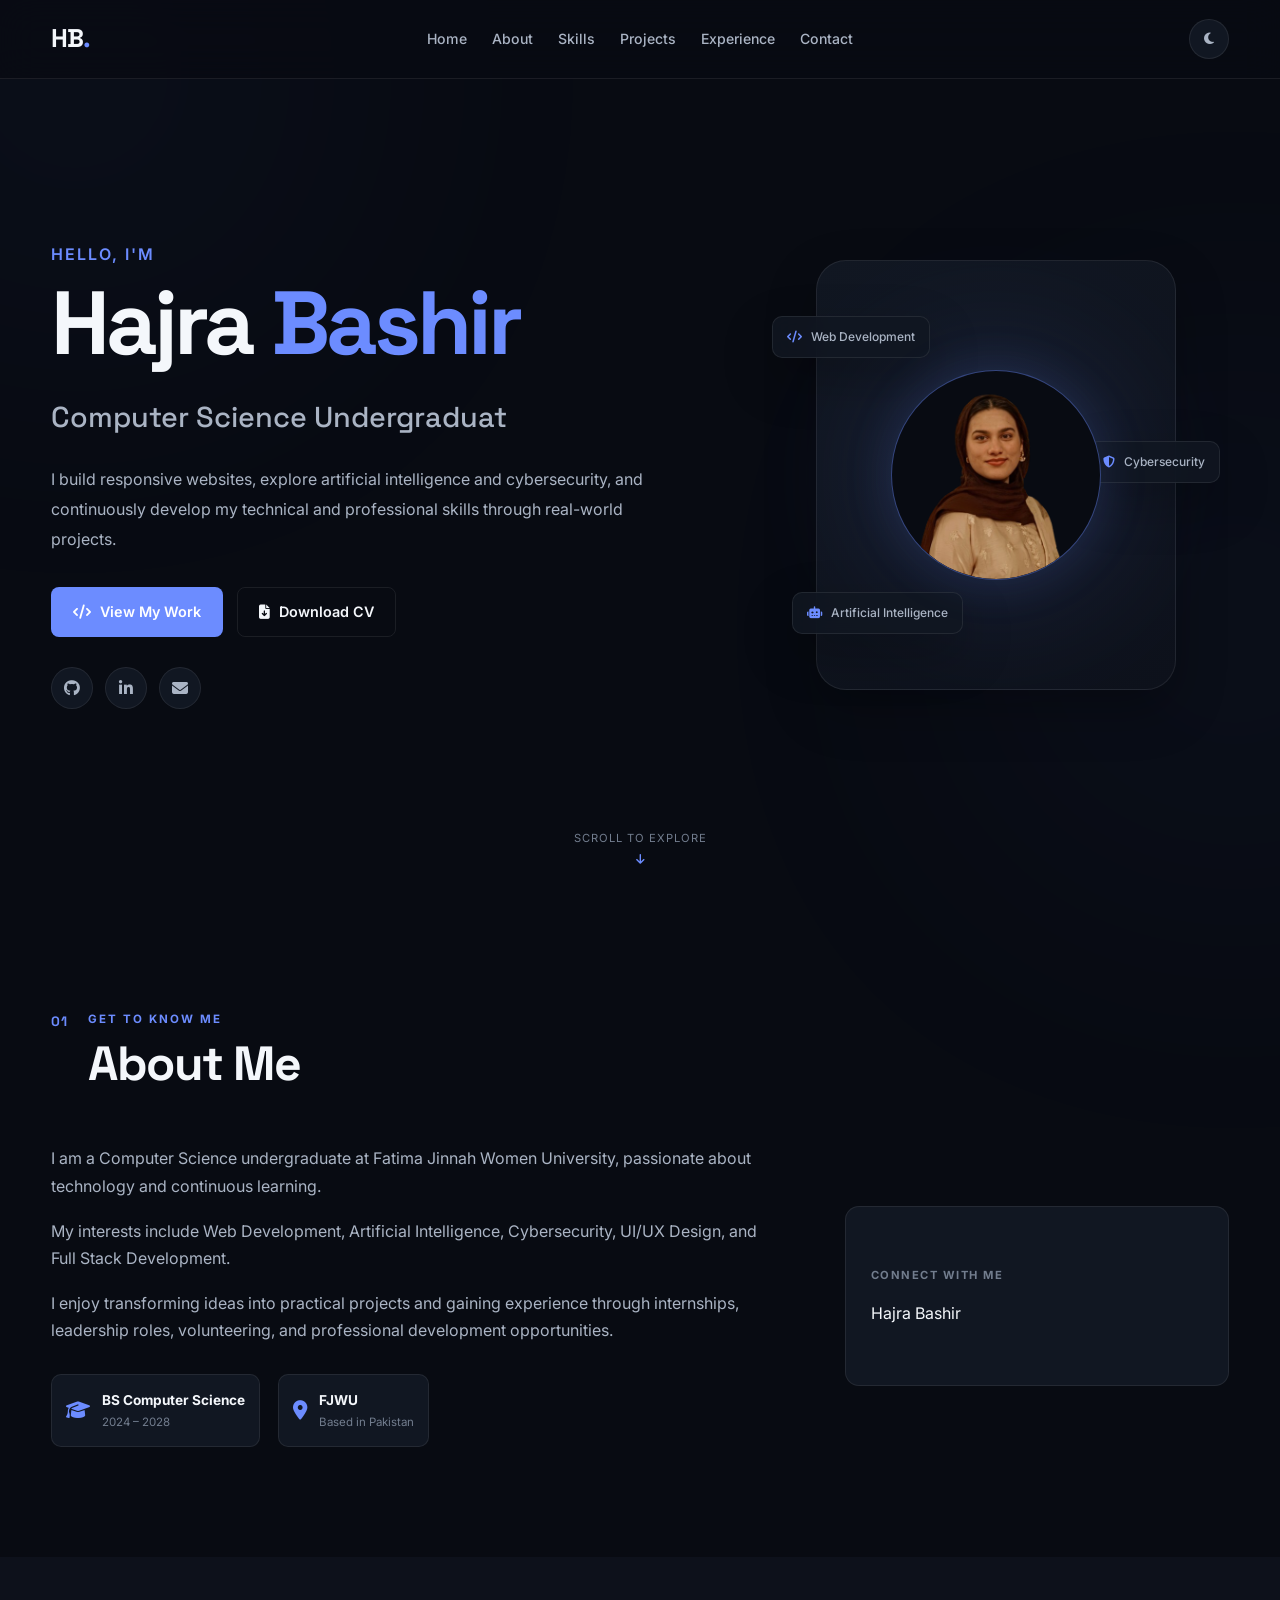
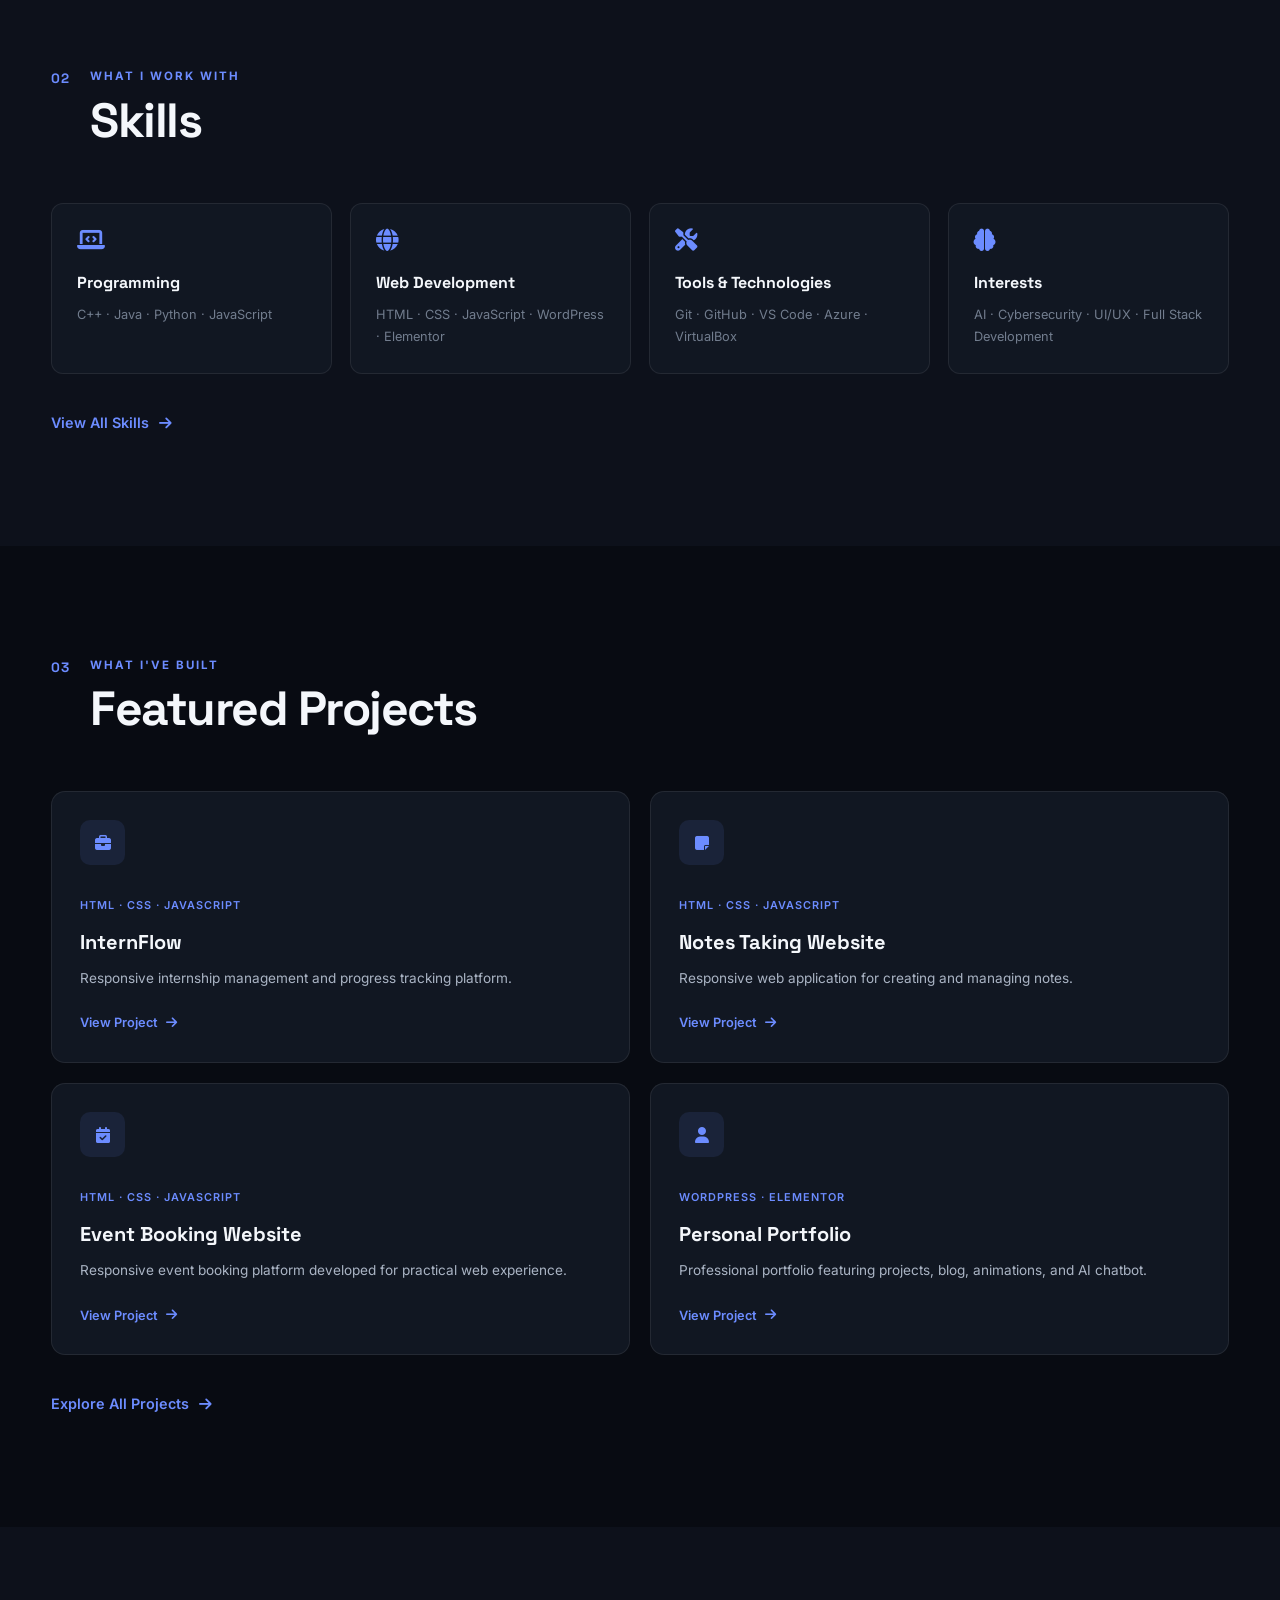
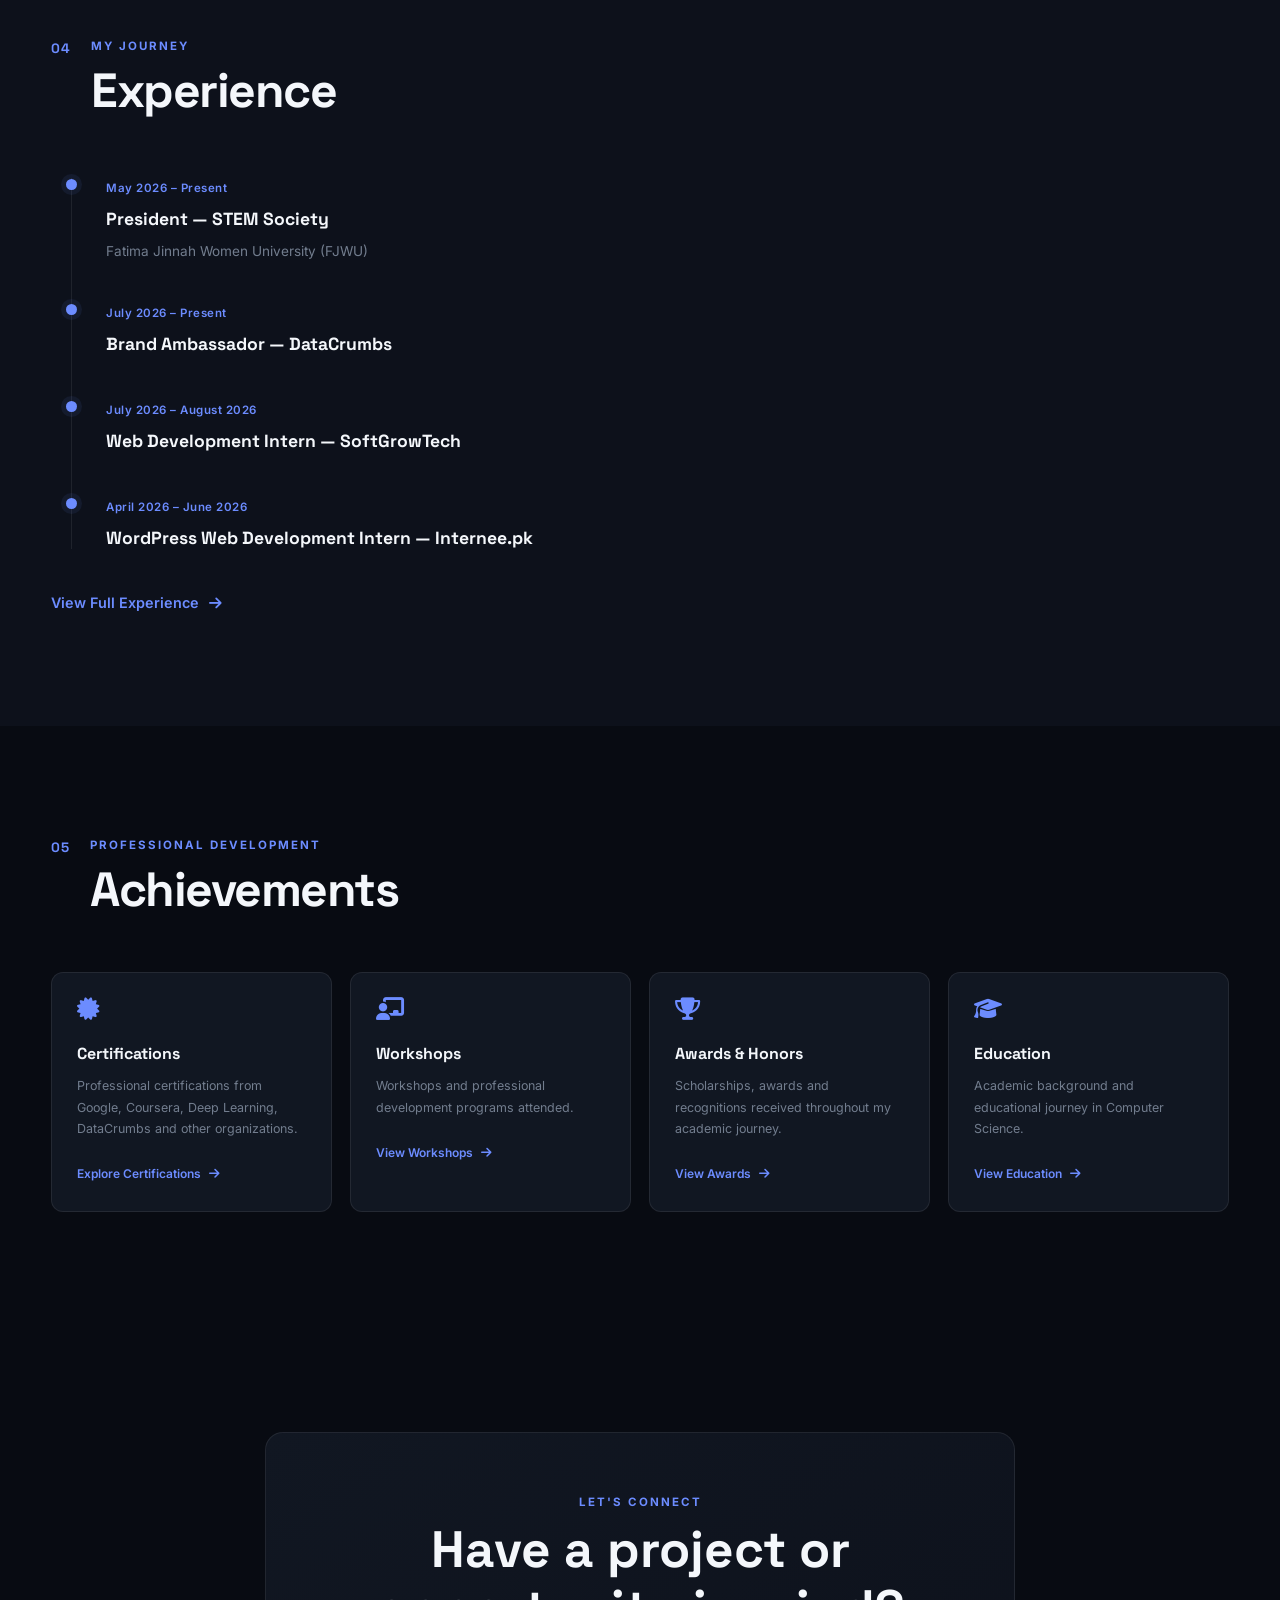
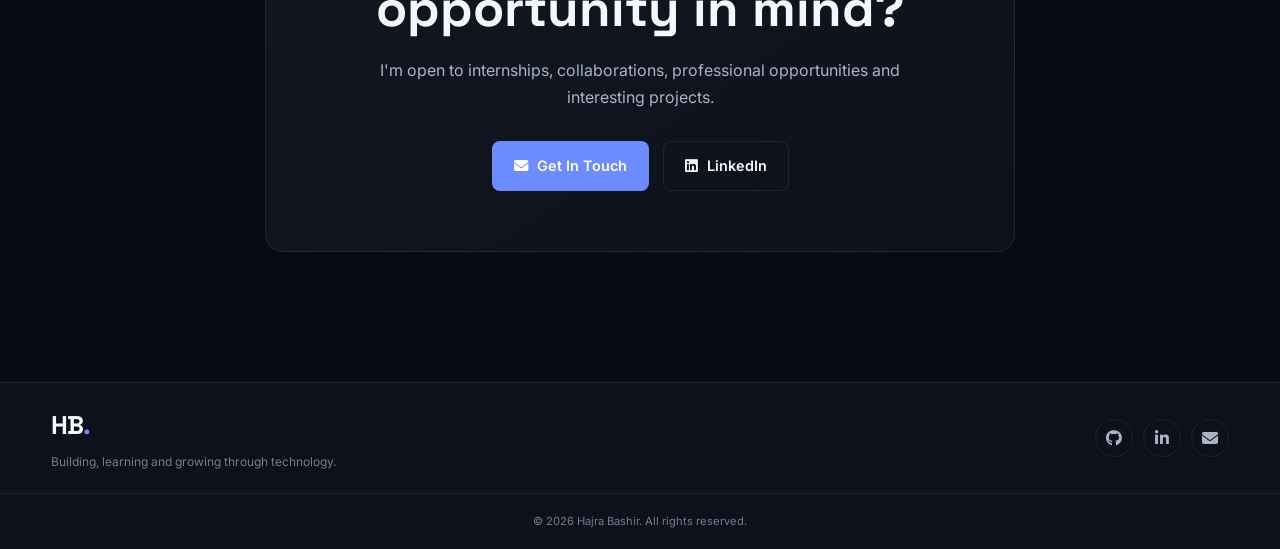
<file: index.html>
<!DOCTYPE html>
<html lang="en" data-theme="dark">

<head>
    <meta charset="UTF-8">
    <meta name="viewport" content="width=device-width, initial-scale=1.0">

    <meta name="description"
        content="Hajra Bashir - Computer Science Undergraduate, Web Development, Artificial Intelligence and Cybersecurity.">

    <meta name="author" content="Hajra Bashir">

    <title>Hajra Bashir | Portfolio</title>

    <!-- Google Fonts -->
    <link rel="preconnect" href="https://fonts.googleapis.com">
    <link rel="preconnect" href="https://fonts.gstatic.com" crossorigin>

    <link
        href="https://fonts.googleapis.com/css2?family=Inter:wght@300;400;500;600;700;800&family=Space+Grotesk:wght@400;500;600;700&display=swap"
        rel="stylesheet">

    <!-- Font Awesome -->
    <link
        rel="stylesheet"
        href="https://cdnjs.cloudflare.com/ajax/libs/font-awesome/6.5.2/css/all.min.css"
    >

    <!-- CSS -->
    <link rel="stylesheet" href="style.css">

    <!-- LinkedIn Badge -->
    <script
        src="https://platform.linkedin.com/badges/js/profile.js"
        async
        defer
        type="text/javascript">
    </script>
</head>


<body>

    <!-- =========================
         BACKGROUND EFFECTS
    ========================== -->

    <div class="background-glow glow-one"></div>
    <div class="background-glow glow-two"></div>


    <!-- =========================
         NAVIGATION
    ========================== -->

    <header class="navbar">

        <div class="nav-container">

            <a href="index.html" class="logo">
                HB<span>.</span>
            </a>

            <nav class="nav-links" id="navLinks">

                <a href="index.html" class="active">
                    Home
                </a>

                <a href="#about">
                    About
                </a>

                <a href="pages/skills.html">
                    Skills
                </a>

                <a href="pages/projects.html">
                    Projects
                </a>

                <a href="pages/experience.html">
                    Experience
                </a>

                <a href="#contact">
                    Contact
                </a>

            </nav>


            <div class="nav-actions">

                <!-- Theme Toggle -->

                <button
                    class="theme-toggle"
                    id="themeToggle"
                    aria-label="Toggle dark and light mode">

                    <i class="fa-solid fa-sun"></i>

                </button>


                <!-- Mobile Menu -->

                <button
                    class="menu-toggle"
                    id="menuToggle"
                    aria-label="Open navigation menu">

                    <i class="fa-solid fa-bars"></i>

                </button>

            </div>

        </div>

    </header>



    <!-- =========================
         HERO SECTION
    ========================== -->

    <main>

        <section class="hero" id="home">

            <div class="hero-container">


                <!-- Hero Text -->

                <div class="hero-content">

                    <p class="hero-intro">
                        Hello, I'm
                    </p>

                    <h1>
                        Hajra <span>Bashir</span>
                    </h1>

                    <h2 class="typing-text">
                        Computer Science Undergraduate
                    </h2>

                    <p class="hero-description">
                        I build responsive websites, explore artificial
                        intelligence and cybersecurity, and continuously
                        develop my technical and professional skills through
                        real-world projects.
                    </p>


                    <!-- Hero Buttons -->

                    <div class="hero-buttons">

                        <a
                            href="pages/projects.html"
                            class="btn btn-primary">

                            <i class="fa-solid fa-code"></i>
                            View My Work

                        </a>


                        <a
                            href="assets/resume.pdf"
                            class="btn btn-secondary"
                            target="_blank">

                            <i class="fa-solid fa-file-arrow-down"></i>
                            Download CV

                        </a>

                    </div>


                    <!-- Social Links -->

                    <div class="social-links">

                        <a
                            href="https://github.com/hajra-code"
                            target="_blank"
                            aria-label="GitHub">

                            <i class="fa-brands fa-github"></i>

                        </a>


                        <a
                            href="https://www.linkedin.com/in/hajra-bashir/"
                            target="_blank"
                            aria-label="LinkedIn">

                            <i class="fa-brands fa-linkedin-in"></i>

                        </a>


                        <a
                            href="mailto:hajrabashir00@gmail.com"
                            aria-label="Email">

                            <i class="fa-solid fa-envelope"></i>

                        </a>

                    </div>

                </div>



                <!-- Hero Visual -->

                <div class="hero-visual">

                    <div class="profile-card">

                        <div class="profile-glow"></div>

                        <div class="profile-placeholder">

                            <img
                                src="assets/profile.jpg"
                                alt="Hajra Bashir - Profile Photo">

                        </div>

                        <div class="floating-card card-one">

                            <i class="fa-solid fa-code"></i>

                            <span>
                                Web Development
                            </span>

                        </div>

                        <div class="floating-card card-two">

                            <i class="fa-solid fa-shield-halved"></i>

                            <span>
                                Cybersecurity
                            </span>

                        </div>

                        <div class="floating-card card-three">

                            <i class="fa-solid fa-robot"></i>

                            <span>
                                Artificial Intelligence
                            </span>

                        </div>

                    </div>

                </div>

            </div>


            <!-- Scroll Indicator -->

            <a href="#about" class="scroll-indicator">

                <span>
                    Scroll to explore
                </span>

                <i class="fa-solid fa-arrow-down"></i>

            </a>

        </section>



        <!-- =========================
             ABOUT SECTION
        ========================== -->

        <section class="section about-section" id="about">

            <div class="section-container">

                <div class="section-heading">

                    <span class="section-number">
                        01
                    </span>

                    <div>

                        <p class="section-label">
                            GET TO KNOW ME
                        </p>

                        <h2>
                            About Me
                        </h2>

                    </div>

                </div>


                <div class="about-grid">

                    <div class="about-text">

                        <p>
                            I am a Computer Science undergraduate at
                            Fatima Jinnah Women University, passionate about
                            technology and continuous learning.
                        </p>

                        <p>
                            My interests include Web Development,
                            Artificial Intelligence, Cybersecurity,
                            UI/UX Design, and Full Stack Development.
                        </p>

                        <p>
                            I enjoy transforming ideas into practical
                            projects and gaining experience through
                            internships, leadership roles, volunteering,
                            and professional development opportunities.
                        </p>


                        <div class="about-highlights">

                            <div class="highlight">

                                <i class="fa-solid fa-graduation-cap"></i>

                                <div>

                                    <strong>
                                        BS Computer Science
                                    </strong>

                                    <span>
                                        2024 – 2028
                                    </span>

                                </div>

                            </div>


                            <div class="highlight">

                                <i class="fa-solid fa-location-dot"></i>

                                <div>

                                    <strong>
                                        FJWU
                                    </strong>

                                    <span>
                                        Based in Pakistan
                                    </span>

                                </div>

                            </div>

                        </div>

                    </div>


                    <!-- LinkedIn -->

                    <div class="linkedin-container">

                        <p class="linkedin-title">
                            CONNECT WITH ME
                        </p>

                        <div
                            class="badge-base LI-profile-badge"
                            data-locale="en_US"
                            data-size="medium"
                            data-theme="dark"
                            data-type="HORIZONTAL"
                            data-vanity="hajra-bashir"
                            data-version="v1">

                            <a
                                class="badge-base__link LI-simple-link"
                                href="https://www.linkedin.com/in/hajra-bashir/">

                                Hajra Bashir

                            </a>

                        </div>

                    </div>

                </div>

            </div>

        </section>



        <!-- =========================
             FEATURED SKILLS
        ========================== -->

        <section class="section skills-preview">

            <div class="section-container">

                <div class="section-heading">

                    <span class="section-number">
                        02
                    </span>

                    <div>

                        <p class="section-label">
                            WHAT I WORK WITH
                        </p>

                        <h2>
                            Skills
                        </h2>

                    </div>

                </div>


                <div class="skills-preview-grid">

                    <div class="skill-preview-card">

                        <i class="fa-solid fa-laptop-code"></i>

                        <h3>
                            Programming
                        </h3>

                        <p>
                            C++ · Java · Python · JavaScript
                        </p>

                    </div>


                    <div class="skill-preview-card">

                        <i class="fa-solid fa-globe"></i>

                        <h3>
                            Web Development
                        </h3>

                        <p>
                            HTML · CSS · JavaScript · WordPress · Elementor
                        </p>

                    </div>


                    <div class="skill-preview-card">

                        <i class="fa-solid fa-screwdriver-wrench"></i>

                        <h3>
                            Tools & Technologies
                        </h3>

                        <p>
                            Git · GitHub · VS Code · Azure · VirtualBox
                        </p>

                    </div>


                    <div class="skill-preview-card">

                        <i class="fa-solid fa-brain"></i>

                        <h3>
                            Interests
                        </h3>

                        <p>
                            AI · Cybersecurity · UI/UX · Full Stack Development
                        </p>

                    </div>

                </div>


                <div class="section-button">

                    <a
                        href="pages/skills.html"
                        class="text-link">

                        View All Skills
                        <i class="fa-solid fa-arrow-right"></i>

                    </a>

                </div>

            </div>

        </section>



        <!-- =========================
             FEATURED PROJECTS
        ========================== -->

        <section class="section projects-preview">

            <div class="section-container">

                <div class="section-heading">

                    <span class="section-number">
                        03
                    </span>

                    <div>

                        <p class="section-label">
                            WHAT I'VE BUILT
                        </p>

                        <h2>
                            Featured Projects
                        </h2>

                    </div>

                </div>


                <div class="project-preview-grid">


                    <article class="project-card">

                        <div class="project-icon">
                            <i class="fa-solid fa-briefcase"></i>
                        </div>

                        <div class="project-content">

                            <span class="project-category">
                                HTML · CSS · JavaScript
                            </span>

                            <h3>
                                InternFlow
                            </h3>

                            <p>
                                Responsive internship management and
                                progress tracking platform.
                            </p>

                        </div>

                        <a
                            href="pages/projects.html"
                            class="project-link">

                            View Project
                            <i class="fa-solid fa-arrow-right"></i>

                        </a>

                    </article>



                    <article class="project-card">

                        <div class="project-icon">
                            <i class="fa-solid fa-note-sticky"></i>
                        </div>

                        <div class="project-content">

                            <span class="project-category">
                                HTML · CSS · JavaScript
                            </span>

                            <h3>
                                Notes Taking Website
                            </h3>

                            <p>
                                Responsive web application for creating
                                and managing notes.
                            </p>

                        </div>

                        <a
                            href="pages/projects.html"
                            class="project-link">

                            View Project
                            <i class="fa-solid fa-arrow-right"></i>

                        </a>

                    </article>



                    <article class="project-card">

                        <div class="project-icon">
                            <i class="fa-solid fa-calendar-check"></i>
                        </div>

                        <div class="project-content">

                            <span class="project-category">
                                HTML · CSS · JavaScript
                            </span>

                            <h3>
                                Event Booking Website
                            </h3>

                            <p>
                                Responsive event booking platform
                                developed for practical web experience.
                            </p>

                        </div>

                        <a
                            href="pages/projects.html"
                            class="project-link">

                            View Project
                            <i class="fa-solid fa-arrow-right"></i>

                        </a>

                    </article>



                    <article class="project-card">

                        <div class="project-icon">
                            <i class="fa-solid fa-user"></i>
                        </div>

                        <div class="project-content">

                            <span class="project-category">
                                WordPress · Elementor
                            </span>

                            <h3>
                                Personal Portfolio
                            </h3>

                            <p>
                                Professional portfolio featuring projects,
                                blog, animations, and AI chatbot.
                            </p>

                        </div>

                        <a
                            href="pages/projects.html"
                            class="project-link">

                            View Project
                            <i class="fa-solid fa-arrow-right"></i>

                        </a>

                    </article>

                </div>


                <div class="section-button">

                    <a
                        href="pages/projects.html"
                        class="text-link">

                        Explore All Projects
                        <i class="fa-solid fa-arrow-right"></i>

                    </a>

                </div>

            </div>

        </section>



        <!-- =========================
             EXPERIENCE PREVIEW
        ========================== -->

        <section class="section experience-preview">

            <div class="section-container">

                <div class="section-heading">

                    <span class="section-number">
                        04
                    </span>

                    <div>

                        <p class="section-label">
                            MY JOURNEY
                        </p>

                        <h2>
                            Experience
                        </h2>

                    </div>

                </div>


                <div class="timeline-preview">


                    <div class="timeline-item">

                        <div class="timeline-dot"></div>

                        <div class="timeline-content">

                            <span class="timeline-date">
                                May 2026 – Present
                            </span>

                            <h3>
                                President — STEM Society
                            </h3>

                            <p>
                                Fatima Jinnah Women University (FJWU)
                            </p>

                        </div>

                    </div>


                    <div class="timeline-item">

                        <div class="timeline-dot"></div>

                        <div class="timeline-content">

                            <span class="timeline-date">
                                July 2026 – Present
                            </span>

                            <h3>
                                Brand Ambassador — DataCrumbs
                            </h3>

                        </div>

                    </div>


                    <div class="timeline-item">

                        <div class="timeline-dot"></div>

                        <div class="timeline-content">

                            <span class="timeline-date">
                                July 2026 – August 2026
                            </span>

                            <h3>
                                Web Development Intern — SoftGrowTech
                            </h3>

                        </div>

                    </div>


                    <div class="timeline-item">

                        <div class="timeline-dot"></div>

                        <div class="timeline-content">

                            <span class="timeline-date">
                                April 2026 – June 2026
                            </span>

                            <h3>
                                WordPress Web Development Intern — Internee.pk
                            </h3>

                        </div>

                    </div>

                </div>


                <div class="section-button">

                    <a
                        href="pages/experience.html"
                        class="text-link">

                        View Full Experience
                        <i class="fa-solid fa-arrow-right"></i>

                    </a>

                </div>

            </div>

        </section>



        <!-- =========================
             ACHIEVEMENTS PREVIEW
        ========================== -->

        <section class="section achievements-preview">

            <div class="section-container">

                <div class="section-heading">

                    <span class="section-number">
                        05
                    </span>

                    <div>

                        <p class="section-label">
                            PROFESSIONAL DEVELOPMENT
                        </p>

                        <h2>
                            Achievements
                        </h2>

                    </div>

                </div>


                <div class="achievement-grid">

                    <div class="achievement-card">

                        <i class="fa-solid fa-certificate"></i>

                        <h3>
                            Certifications
                        </h3>

                        <p>
                            Professional certifications from Google, Coursera,
                            Deep Learning, DataCrumbs and other organizations.
                        </p>

                        <a href="pages/certifications.html">
                            Explore Certifications
                            <i class="fa-solid fa-arrow-right"></i>
                        </a>

                    </div>


                    <div class="achievement-card">

                        <i class="fa-solid fa-chalkboard-user"></i>

                        <h3>
                            Workshops
                        </h3>

                        <p>
                            Workshops and professional development
                            programs attended.
                        </p>

                        <a href="pages/workshops.html">
                            View Workshops
                            <i class="fa-solid fa-arrow-right"></i>
                        </a>

                    </div>


                    <div class="achievement-card">

                        <i class="fa-solid fa-trophy"></i>

                        <h3>
                            Awards & Honors
                        </h3>

                        <p>
                            Scholarships, awards and recognitions received
                            throughout my academic journey.
                        </p>

                        <a href="pages/awards.html">
                            View Awards
                            <i class="fa-solid fa-arrow-right"></i>
                        </a>

                    </div>


                    <div class="achievement-card">

                        <i class="fa-solid fa-graduation-cap"></i>

                        <h3>
                            Education
                        </h3>

                        <p>
                            Academic background and educational journey
                            in Computer Science.
                        </p>

                        <a href="pages/education.html">
                            View Education
                            <i class="fa-solid fa-arrow-right"></i>
                        </a>

                    </div>

                </div>

            </div>

        </section>



        <!-- =========================
             CONTACT
        ========================== -->

        <section class="section contact-section" id="contact">

            <div class="section-container">

                <div class="contact-content">

                    <p class="section-label">
                        LET'S CONNECT
                    </p>

                    <h2>
                        Have a project or opportunity in mind?
                    </h2>

                    <p>
                        I'm open to internships, collaborations,
                        professional opportunities and interesting
                        projects.
                    </p>


                    <div class="contact-buttons">

                        <a
                            href="mailto:hajrabashir00@gmail.com"
                            class="btn btn-primary">

                            <i class="fa-solid fa-envelope"></i>
                            Get In Touch

                        </a>


                        <a
                            href="https://www.linkedin.com/in/hajra-bashir/"
                            target="_blank"
                            class="btn btn-secondary">

                            <i class="fa-brands fa-linkedin"></i>
                            LinkedIn

                        </a>

                    </div>

                </div>

            </div>

        </section>

    </main>



    <!-- =========================
         FOOTER
    ========================== -->

    <footer>

        <div class="footer-container">

            <div class="footer-brand">

                <a href="index.html" class="logo">
                    HB<span>.</span>
                </a>

                <p>
                    Building, learning and growing through technology.
                </p>

            </div>


            <div class="footer-socials">

                <a
                    href="https://github.com/hajra-code"
                    target="_blank"
                    aria-label="GitHub">

                    <i class="fa-brands fa-github"></i>

                </a>

                <a
                    href="https://www.linkedin.com/in/hajra-bashir/"
                    target="_blank"
                    aria-label="LinkedIn">

                    <i class="fa-brands fa-linkedin-in"></i>

                </a>

                <a
                    href="mailto:hajrabashir00@gmail.com"
                    aria-label="Email">

                    <i class="fa-solid fa-envelope"></i>

                </a>

            </div>

        </div>


        <div class="footer-bottom">

            <p>
                &copy; <span id="currentYear">2026</span>
                Hajra Bashir. All rights reserved.
            </p>

        </div>

    </footer>



    <!-- =========================
         BACK TO TOP
    ========================== -->

    <button
        id="backToTop"
        class="back-to-top"
        aria-label="Back to top">

        <i class="fa-solid fa-arrow-up"></i>

    </button>



    <!-- JavaScript -->

    <script src="script.js"></script>

</body>

</html>
</file>
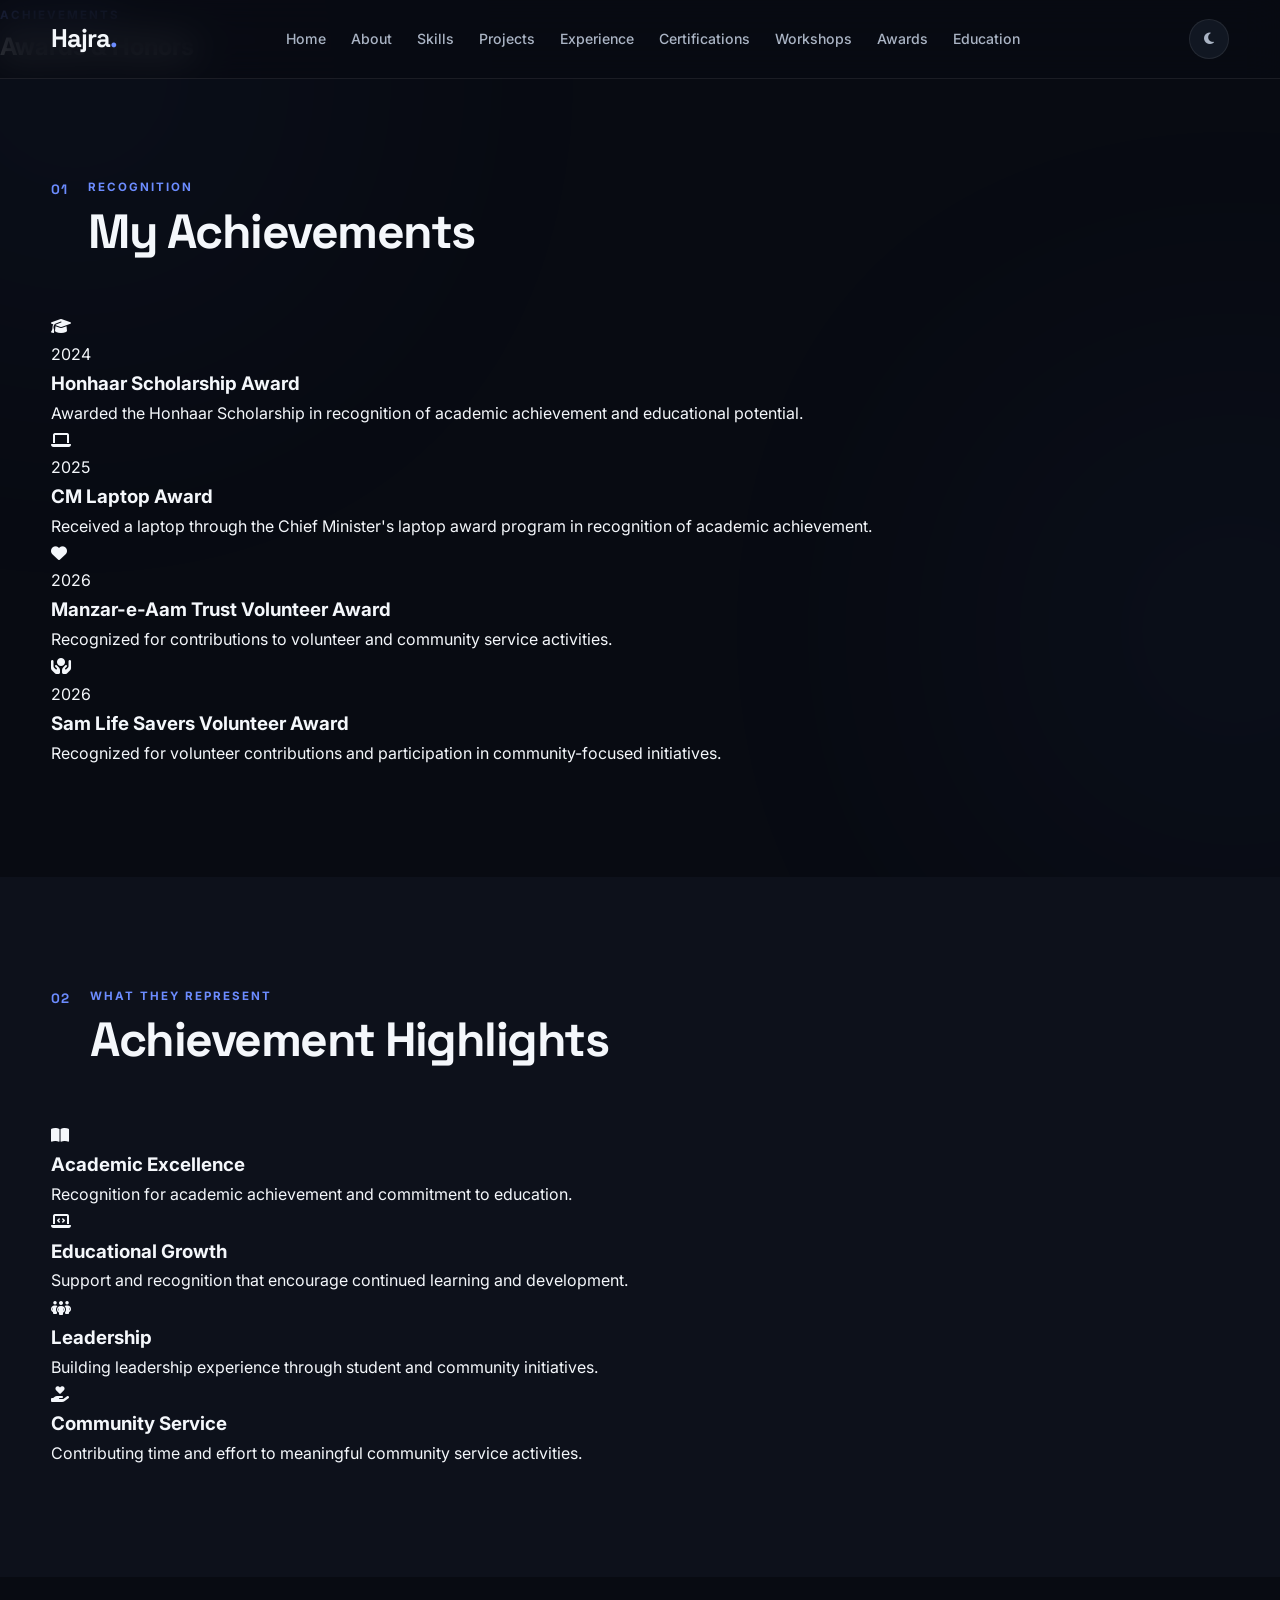
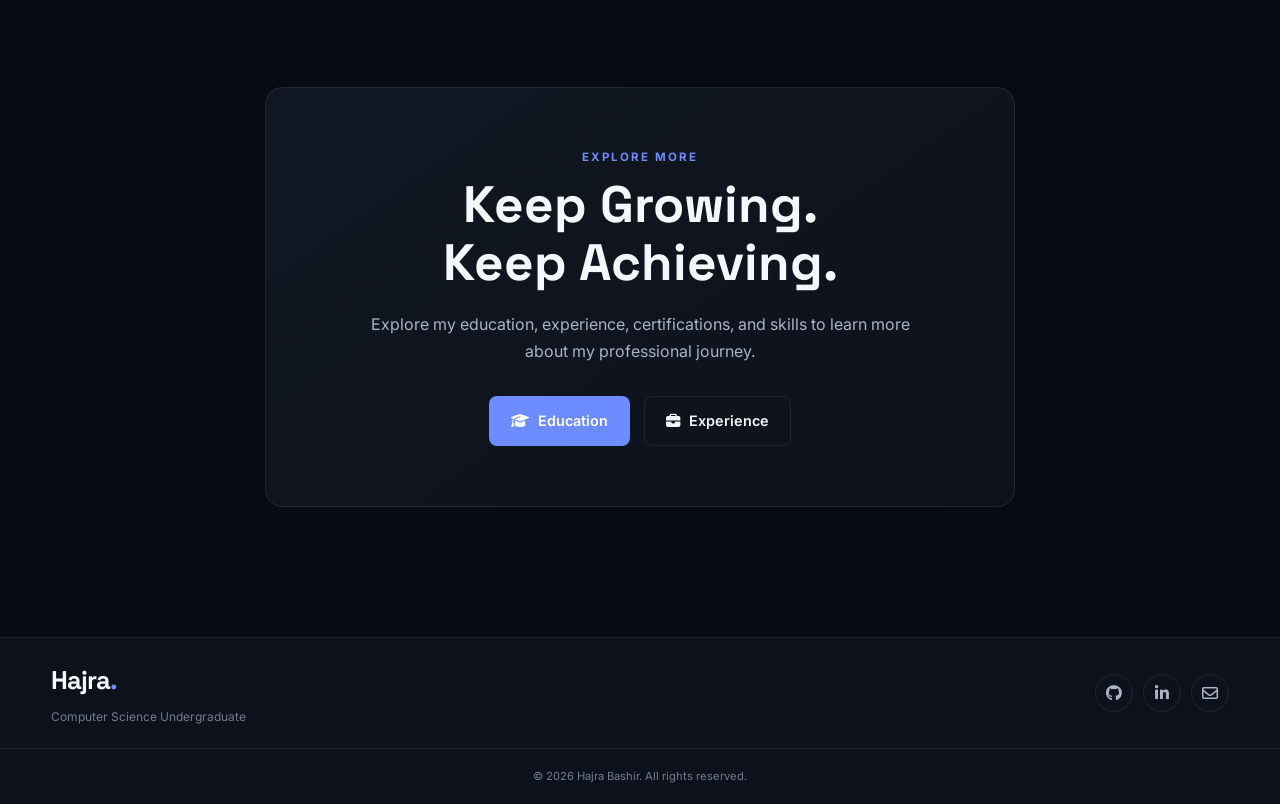
<file: pages/awards.html>
<!-- pages/awards.html -->

<!DOCTYPE html>
<html lang="en">

<head>

    <meta charset="UTF-8">

    <meta name="viewport" content="width=device-width, initial-scale=1.0">

    <meta
        name="description"
        content="Hajra Bashir — Awards and Honors"
    >

    <meta name="author" content="Hajra Bashir">

    <title>Awards & Honors | Hajra Bashir</title>


    <!-- Google Fonts -->

    <link rel="preconnect" href="https://fonts.googleapis.com">

    <link
        rel="preconnect"
        href="https://fonts.gstatic.com"
        crossorigin
    >

    <link
        href="https://fonts.googleapis.com/css2?family=Inter:wght@400;500;600;700&family=Space+Grotesk:wght@400;500;600;700&display=swap"
        rel="stylesheet"
    >


    <!-- Font Awesome -->

    <link
        rel="stylesheet"
        href="https://cdnjs.cloudflare.com/ajax/libs/font-awesome/6.5.2/css/all.min.css"
    >


    <!-- Main CSS -->

    <link rel="stylesheet" href="../style.css">

</head>


<body>

    <!-- ================= BACKGROUND ================= -->

    <div class="background-glow glow-one"></div>
    <div class="background-glow glow-two"></div>


    <!-- ================= NAVIGATION ================= -->

    <nav class="navbar">

        <div class="nav-container">

            <a href="../index.html" class="logo">
                Hajra<span>.</span>
            </a>


            <div class="nav-links">

                <a href="../index.html">
                    Home
                </a>

                <a href="../index.html#about">
                    About
                </a>

                <a href="skills.html">
                    Skills
                </a>

                <a href="projects.html">
                    Projects
                </a>

                <a href="experience.html">
                    Experience
                </a>

                <a href="certifications.html">
                    Certifications
                </a>

                <a href="workshops.html">
                    Workshops
                </a>

                <a href="awards.html" class="active">
                    Awards
                </a>

                <a href="education.html">
                    Education
                </a>

            </div>


            <div class="nav-actions">

                <button
                    class="theme-toggle"
                    aria-label="Toggle dark and light mode"
                    title="Toggle theme"
                >
                    <i class="fa-solid fa-moon"></i>
                </button>


                <button
                    class="menu-toggle"
                    aria-label="Open navigation menu"
                    title="Menu"
                >
                    <i class="fa-solid fa-bars"></i>
                </button>

            </div>

        </div>

    </nav>


    <!-- ================= MAIN ================= -->

    <main>


        <!-- ================= PAGE HERO ================= -->

        <section class="page-hero">

            <div class="page-hero-content">

                <span class="section-label">
                    ACHIEVEMENTS
                </span>

                <h1>
                    Awards & <span>Honors</span>
                </h1>

            

            </div>

        </section>


        <!-- ================= AWARDS ================= -->

        <section class="section">

            <div class="section-container">


                <div class="section-heading">

                    <span class="section-number">
                        01
                    </span>

                    <div>

                        <div class="section-label">
                            RECOGNITION
                        </div>

                        <h2>
                            My Achievements
                        </h2>

                    </div>

                </div>


                <div class="awards-grid">


                    <!-- Honhaar Scholarship -->

                    <article class="award-card">

                        <div class="award-icon">
                            <i class="fa-solid fa-graduation-cap"></i>
                        </div>


                        <div class="award-content">

                            <span class="award-year">
                                2024
                            </span>

                            <h3>
                                Honhaar Scholarship Award
                            </h3>

                            <p>
                                Awarded the Honhaar Scholarship
                                in recognition of academic
                                achievement and educational
                                potential.
                            </p>

                        </div>

                    </article>


                    <!-- CM Laptop -->

                    <article class="award-card">

                        <div class="award-icon">
                            <i class="fa-solid fa-laptop"></i>
                        </div>


                        <div class="award-content">

                            <span class="award-year">
                                2025
                            </span>

                            <h3>
                                CM Laptop Award
                            </h3>

                            <p>
                                Received a laptop through the
                                Chief Minister's laptop award
                                program in recognition of
                                academic achievement.
                            </p>

                        </div>

                    </article>


                    <!-- Manzar-e-Aam -->

                    <article class="award-card">

                        <div class="award-icon">
                            <i class="fa-solid fa-heart"></i>
                        </div>


                        <div class="award-content">

                            <span class="award-year">
                                2026
                            </span>

                            <h3>
                                Manzar-e-Aam Trust Volunteer Award
                            </h3>

                            <p>
                                Recognized for contributions to
                                volunteer and community service
                                activities.
                            </p>

                        </div>

                    </article>


                    <!-- Sam Life Savers -->

                    <article class="award-card">

                        <div class="award-icon">
                            <i class="fa-solid fa-hands-holding-circle"></i>
                        </div>


                        <div class="award-content">

                            <span class="award-year">
                                2026
                            </span>

                            <h3>
                                Sam Life Savers Volunteer Award
                            </h3>

                            <p>
                                Recognized for volunteer
                                contributions and participation
                                in community-focused initiatives.
                            </p>

                        </div>

                    </article>

                </div>

            </div>

        </section>


        <!-- ================= ACHIEVEMENT HIGHLIGHTS ================= -->

        <section class="section skills-preview">

            <div class="section-container">


                <div class="section-heading">

                    <span class="section-number">
                        02
                    </span>

                    <div>

                        <div class="section-label">
                            WHAT THEY REPRESENT
                        </div>

                        <h2>
                            Achievement Highlights
                        </h2>

                    </div>

                </div>


                <div class="interest-grid">


                    <div class="interest-card">

                        <div class="interest-icon">
                            <i class="fa-solid fa-book-open"></i>
                        </div>

                        <h3>
                            Academic Excellence
                        </h3>

                        <p>
                            Recognition for academic achievement
                            and commitment to education.
                        </p>

                    </div>


                    <div class="interest-card">

                        <div class="interest-icon">
                            <i class="fa-solid fa-laptop-code"></i>
                        </div>

                        <h3>
                            Educational Growth
                        </h3>

                        <p>
                            Support and recognition that encourage
                            continued learning and development.
                        </p>

                    </div>


                    <div class="interest-card">

                        <div class="interest-icon">
                            <i class="fa-solid fa-people-group"></i>
                        </div>

                        <h3>
                            Leadership
                        </h3>

                        <p>
                            Building leadership experience through
                            student and community initiatives.
                        </p>

                    </div>


                    <div class="interest-card">

                        <div class="interest-icon">
                            <i class="fa-solid fa-hand-holding-heart"></i>
                        </div>

                        <h3>
                            Community Service
                        </h3>

                        <p>
                            Contributing time and effort to
                            meaningful community service activities.
                        </p>

                    </div>

                </div>

            </div>

        </section>


        <!-- ================= CTA ================= -->

        <section class="section contact-section">

            <div class="section-container">

                <div class="contact-content">

                    <div class="section-label">
                        EXPLORE MORE
                    </div>

                    <h2>
                        Keep Growing.<br>
                        Keep Achieving.
                    </h2>

                    <p>
                        Explore my education, experience,
                        certifications, and skills to learn
                        more about my professional journey.
                    </p>


                    <div class="contact-buttons">

                        <a
                            href="education.html"
                            class="btn btn-primary"
                        >

                            <i class="fa-solid fa-graduation-cap"></i>

                            Education

                        </a>


                        <a
                            href="experience.html"
                            class="btn btn-secondary"
                        >

                            <i class="fa-solid fa-briefcase"></i>

                            Experience

                        </a>

                    </div>

                </div>

            </div>

        </section>

    </main>


    <!-- ================= FOOTER ================= -->

    <footer>

        <div class="footer-container">


            <div class="footer-brand">

                <a
                    href="../index.html"
                    class="logo"
                >
                    Hajra<span>.</span>
                </a>

                <p>
                    Computer Science Undergraduate
                </p>

            </div>


            <div class="footer-socials">

                <a
                    href="https://github.com/hajra-code"
                    target="_blank"
                    rel="noopener noreferrer"
                    aria-label="GitHub"
                >
                    <i class="fa-brands fa-github"></i>
                </a>


                <a
                    href="https://www.linkedin.com/in/hajra-bashir/"
                    target="_blank"
                    rel="noopener noreferrer"
                    aria-label="LinkedIn"
                >
                    <i class="fa-brands fa-linkedin-in"></i>
                </a>


                <a
                    href="mailto:hajrabashir00@gmail.com"
                    aria-label="Email"
                >
                    <i class="fa-regular fa-envelope"></i>
                </a>

            </div>

        </div>


        <div class="footer-bottom">

            <p>
                © <span class="current-year">2026</span>
                Hajra Bashir. All rights reserved.
            </p>

        </div>

    </footer>


    <!-- ================= BACK TO TOP ================= -->

    <button
        class="back-to-top"
        aria-label="Back to top"
        title="Back to top"
    >
        <i class="fa-solid fa-arrow-up"></i>
    </button>


    <!-- JavaScript -->

    <script src="../script.js"></script>

</body>

</html>
</file>
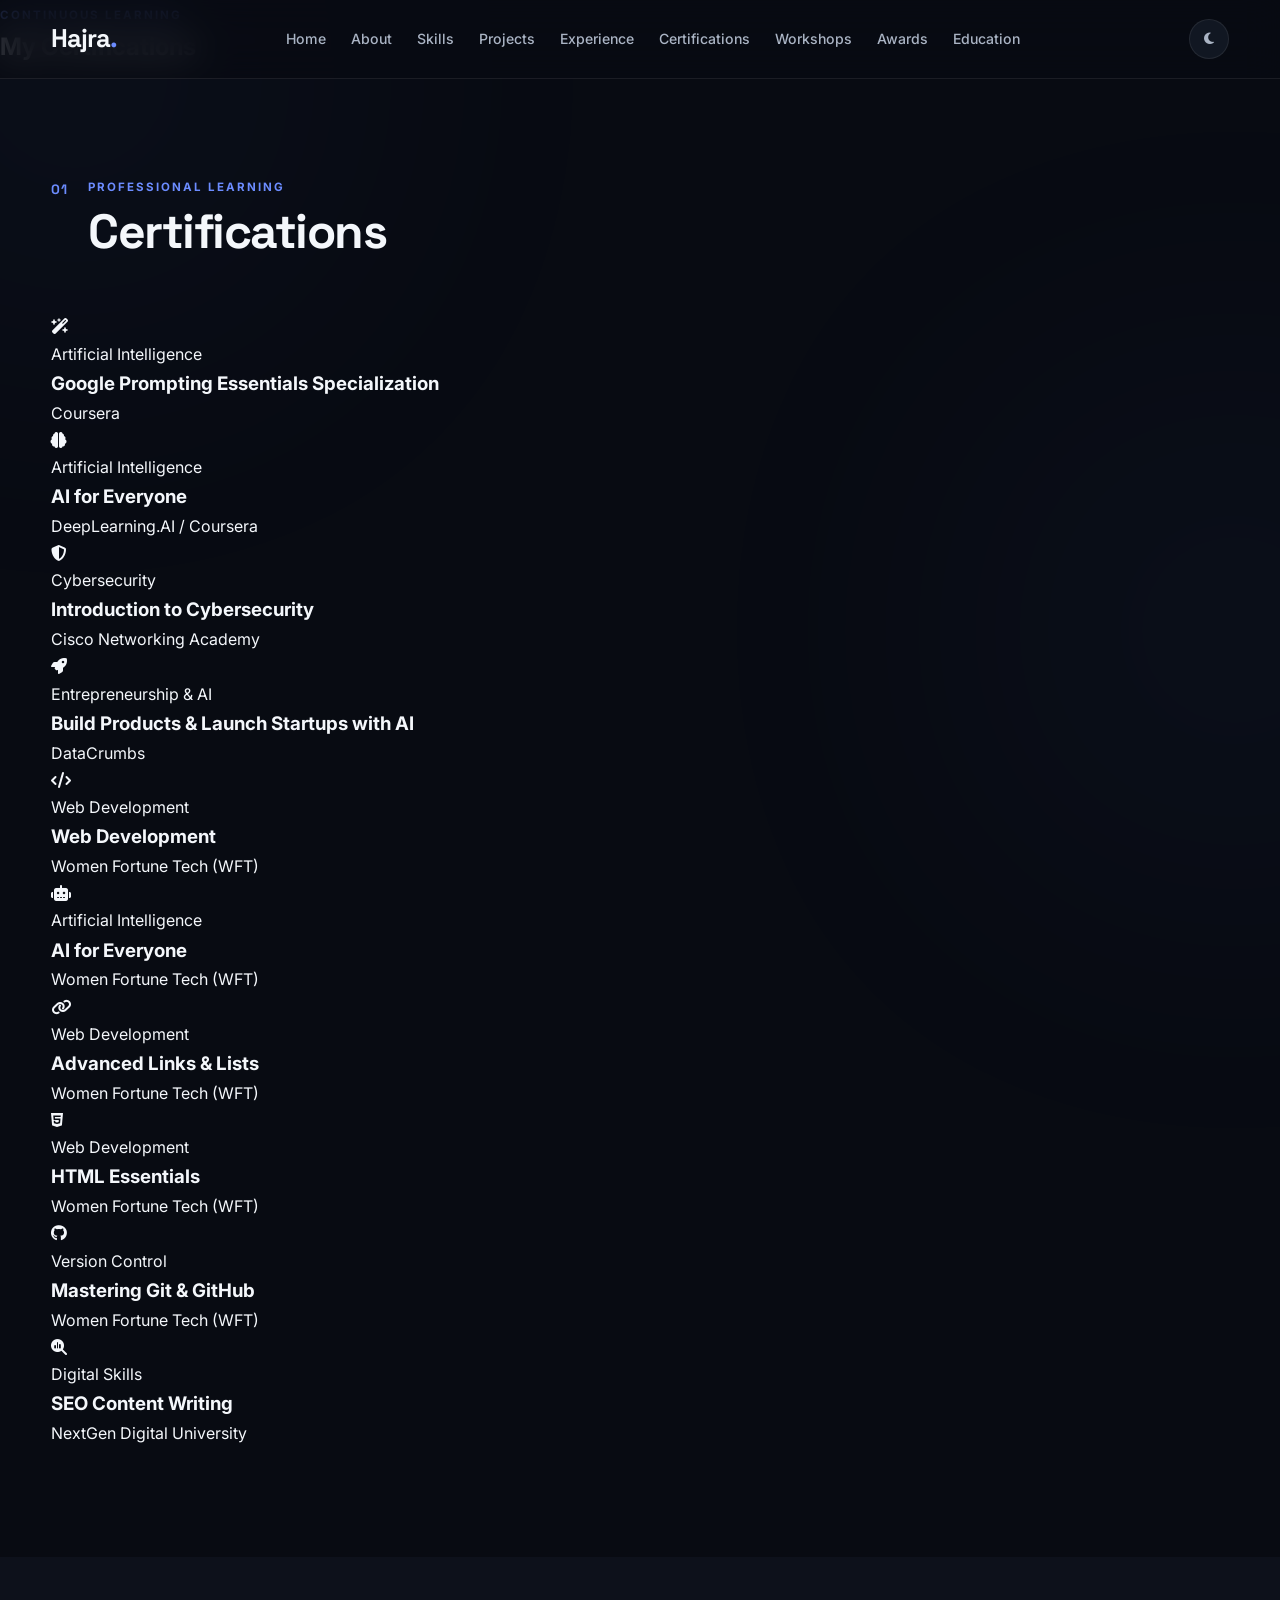
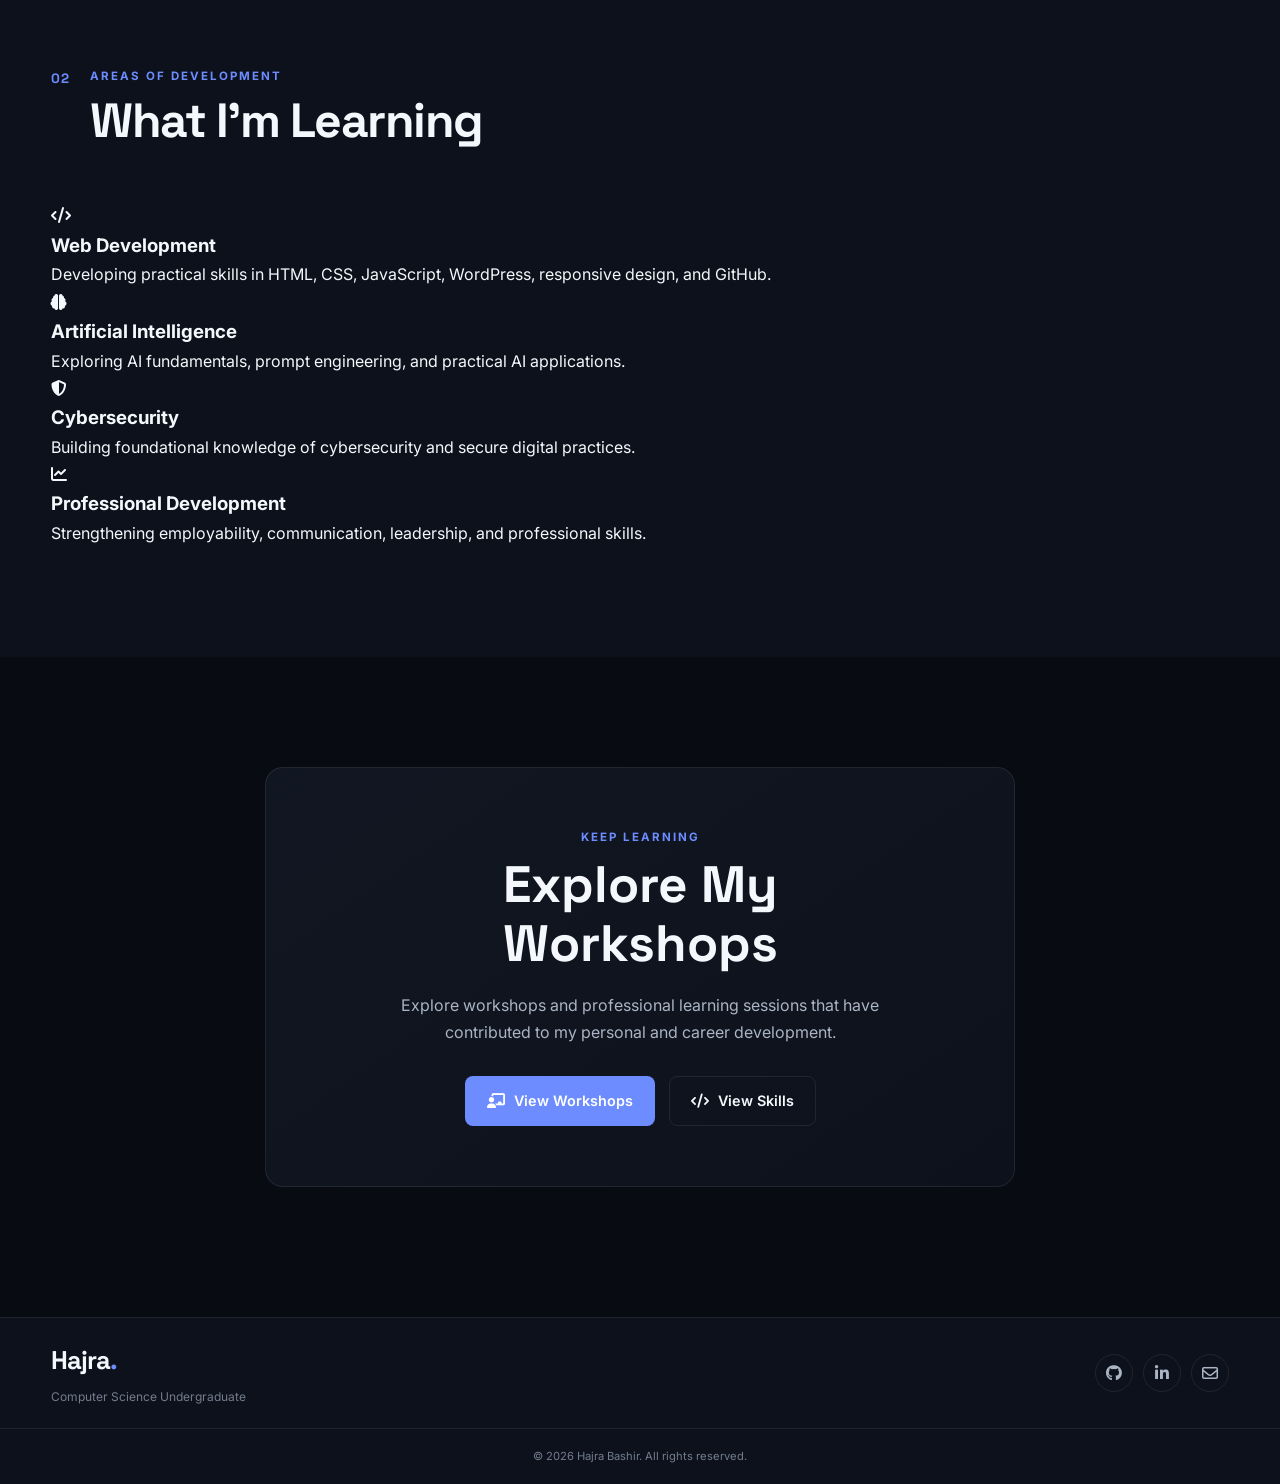
<file: pages/certifications.html>
<!-- pages/certifications.html -->

<!DOCTYPE html>
<html lang="en">

<head>

    <meta charset="UTF-8">

    <meta name="viewport" content="width=device-width, initial-scale=1.0">

    <meta
        name="description"
        content="Hajra Bashir — Certifications and Professional Learning"
    >

    <meta name="author" content="Hajra Bashir">

    <title>Certifications | Hajra Bashir</title>


    <!-- Google Fonts -->

    <link rel="preconnect" href="https://fonts.googleapis.com">

    <link
        rel="preconnect"
        href="https://fonts.gstatic.com"
        crossorigin
    >

    <link
        href="https://fonts.googleapis.com/css2?family=Inter:wght@400;500;600;700&family=Space+Grotesk:wght@400;500;600;700&display=swap"
        rel="stylesheet"
    >


    <!-- Font Awesome -->

    <link
        rel="stylesheet"
        href="https://cdnjs.cloudflare.com/ajax/libs/font-awesome/6.5.2/css/all.min.css"
    >


    <!-- Main CSS -->

    <link rel="stylesheet" href="../style.css">

</head>


<body>

    <!-- ================= BACKGROUND ================= -->

    <div class="background-glow glow-one"></div>
    <div class="background-glow glow-two"></div>


    <!-- ================= NAVIGATION ================= -->

    <nav class="navbar">

        <div class="nav-container">

            <a href="../index.html" class="logo">
                Hajra<span>.</span>
            </a>


            <div class="nav-links">

                <a href="../index.html">
                    Home
                </a>

                <a href="../index.html#about">
                    About
                </a>

                <a href="skills.html">
                    Skills
                </a>

                <a href="projects.html">
                    Projects
                </a>

                <a href="experience.html">
                    Experience
                </a>

                <a href="certifications.html" class="active">
                    Certifications
                </a>

                <a href="workshops.html">
                    Workshops
                </a>

                <a href="awards.html">
                    Awards
                </a>

                <a href="education.html">
                    Education
                </a>

            </div>


            <div class="nav-actions">

                <button
                    class="theme-toggle"
                    aria-label="Toggle dark and light mode"
                    title="Toggle theme"
                >
                    <i class="fa-solid fa-moon"></i>
                </button>


                <button
                    class="menu-toggle"
                    aria-label="Open navigation menu"
                    title="Menu"
                >
                    <i class="fa-solid fa-bars"></i>
                </button>

            </div>

        </div>

    </nav>


    <!-- ================= MAIN ================= -->

    <main>


        <!-- ================= PAGE HERO ================= -->

        <section class="page-hero">

            <div class="page-hero-content">

                <span class="section-label">
                    CONTINUOUS LEARNING
                </span>

                <h1>
                    My <span>Certifications</span>
                </h1>


            </div>

        </section>


        <!-- ================= CERTIFICATIONS ================= -->

        <section class="section">

            <div class="section-container">


                <div class="section-heading">

                    <span class="section-number">
                        01
                    </span>

                    <div>

                        <div class="section-label">
                            PROFESSIONAL LEARNING
                        </div>

                        <h2>
                            Certifications
                        </h2>

                    </div>

                </div>


                <div class="certifications-grid">


                    <!-- Google Prompting Essentials -->

                    <article class="certification-card">

                        <div class="certification-icon">
                            <i class="fa-solid fa-wand-magic-sparkles"></i>
                        </div>


                        <div class="certification-content">

                            <span class="certification-category">
                                Artificial Intelligence
                            </span>

                            <h3>
                                Google Prompting Essentials Specialization
                            </h3>

                            <p>
                                Coursera
                            </p>

                        </div>

                    </article>


                    <!-- AI for Everyone - DeepLearning -->

                    <article class="certification-card">

                        <div class="certification-icon">
                            <i class="fa-solid fa-brain"></i>
                        </div>


                        <div class="certification-content">

                            <span class="certification-category">
                                Artificial Intelligence
                            </span>

                            <h3>
                                AI for Everyone
                            </h3>

                            <p>
                                DeepLearning.AI / Coursera
                            </p>

                        </div>

                    </article>


                    <!-- Cybersecurity -->

                    <article class="certification-card">

                        <div class="certification-icon">
                            <i class="fa-solid fa-shield-halved"></i>
                        </div>


                        <div class="certification-content">

                            <span class="certification-category">
                                Cybersecurity
                            </span>

                            <h3>
                                Introduction to Cybersecurity
                            </h3>

                            <p>
                                Cisco Networking Academy
                            </p>

                        </div>

                    </article>


                    <!-- DataCrumbs -->

                    <article class="certification-card">

                        <div class="certification-icon">
                            <i class="fa-solid fa-rocket"></i>
                        </div>


                        <div class="certification-content">

                            <span class="certification-category">
                                Entrepreneurship & AI
                            </span>

                            <h3>
                                Build Products & Launch Startups with AI
                            </h3>

                            <p>
                                DataCrumbs
                            </p>

                        </div>

                    </article>


                    <!-- Web Development -->

                    <article class="certification-card">

                        <div class="certification-icon">
                            <i class="fa-solid fa-code"></i>
                        </div>


                        <div class="certification-content">

                            <span class="certification-category">
                                Web Development
                            </span>

                            <h3>
                                Web Development
                            </h3>

                            <p>
                                Women Fortune Tech (WFT)
                            </p>

                        </div>

                    </article>


                    <!-- AI for Everyone WFT -->

                    <article class="certification-card">

                        <div class="certification-icon">
                            <i class="fa-solid fa-robot"></i>
                        </div>


                        <div class="certification-content">

                            <span class="certification-category">
                                Artificial Intelligence
                            </span>

                            <h3>
                                AI for Everyone
                            </h3>

                            <p>
                                Women Fortune Tech (WFT)
                            </p>

                        </div>

                    </article>


                    <!-- Advanced Links & Lists -->

                    <article class="certification-card">

                        <div class="certification-icon">
                            <i class="fa-solid fa-link"></i>
                        </div>


                        <div class="certification-content">

                            <span class="certification-category">
                                Web Development
                            </span>

                            <h3>
                                Advanced Links & Lists
                            </h3>

                            <p>
                                Women Fortune Tech (WFT)
                            </p>

                        </div>

                    </article>


                    <!-- HTML Essentials -->

                    <article class="certification-card">

                        <div class="certification-icon">
                            <i class="fa-brands fa-html5"></i>
                        </div>


                        <div class="certification-content">

                            <span class="certification-category">
                                Web Development
                            </span>

                            <h3>
                                HTML Essentials
                            </h3>

                            <p>
                                Women Fortune Tech (WFT)
                            </p>

                        </div>

                    </article>


                    <!-- Git & GitHub -->

                    <article class="certification-card">

                        <div class="certification-icon">
                            <i class="fa-brands fa-github"></i>
                        </div>


                        <div class="certification-content">

                            <span class="certification-category">
                                Version Control
                            </span>

                            <h3>
                                Mastering Git & GitHub
                            </h3>

                            <p>
                                Women Fortune Tech (WFT)
                            </p>

                        </div>

                    </article>


                    <!-- SEO -->

                    <article class="certification-card">

                        <div class="certification-icon">
                            <i class="fa-solid fa-magnifying-glass-chart"></i>
                        </div>


                        <div class="certification-content">

                            <span class="certification-category">
                                Digital Skills
                            </span>

                            <h3>
                                SEO Content Writing
                            </h3>

                            <p>
                                NextGen Digital University
                            </p>

                        </div>

                    </article>

                </div>

            </div>

        </section>


        <!-- ================= LEARNING AREAS ================= -->

        <section class="section skills-preview">

            <div class="section-container">


                <div class="section-heading">

                    <span class="section-number">
                        02
                    </span>

                    <div>

                        <div class="section-label">
                            AREAS OF DEVELOPMENT
                        </div>

                        <h2>
                            What I'm Learning
                        </h2>

                    </div>

                </div>


                <div class="interest-grid">


                    <div class="interest-card">

                        <div class="interest-icon">
                            <i class="fa-solid fa-code"></i>
                        </div>

                        <h3>
                            Web Development
                        </h3>

                        <p>
                            Developing practical skills in
                            HTML, CSS, JavaScript, WordPress,
                            responsive design, and GitHub.
                        </p>

                    </div>


                    <div class="interest-card">

                        <div class="interest-icon">
                            <i class="fa-solid fa-brain"></i>
                        </div>

                        <h3>
                            Artificial Intelligence
                        </h3>

                        <p>
                            Exploring AI fundamentals,
                            prompt engineering, and
                            practical AI applications.
                        </p>

                    </div>


                    <div class="interest-card">

                        <div class="interest-icon">
                            <i class="fa-solid fa-shield-halved"></i>
                        </div>

                        <h3>
                            Cybersecurity
                        </h3>

                        <p>
                            Building foundational knowledge
                            of cybersecurity and secure
                            digital practices.
                        </p>

                    </div>


                    <div class="interest-card">

                        <div class="interest-icon">
                            <i class="fa-solid fa-chart-line"></i>
                        </div>

                        <h3>
                            Professional Development
                        </h3>

                        <p>
                            Strengthening employability,
                            communication, leadership,
                            and professional skills.
                        </p>

                    </div>

                </div>

            </div>

        </section>


        <!-- ================= CTA ================= -->

        <section class="section contact-section">

            <div class="section-container">

                <div class="contact-content">

                    <div class="section-label">
                        KEEP LEARNING
                    </div>

                    <h2>
                        Explore My<br>
                        Workshops
                    </h2>

                    <p>
                        Explore workshops and professional
                        learning sessions that have contributed
                        to my personal and career development.
                    </p>


                    <div class="contact-buttons">

                        <a
                            href="workshops.html"
                            class="btn btn-primary"
                        >

                            <i class="fa-solid fa-chalkboard-user"></i>

                            View Workshops

                        </a>


                        <a
                            href="skills.html"
                            class="btn btn-secondary"
                        >

                            <i class="fa-solid fa-code"></i>

                            View Skills

                        </a>

                    </div>

                </div>

            </div>

        </section>

    </main>


    <!-- ================= FOOTER ================= -->

    <footer>

        <div class="footer-container">


            <div class="footer-brand">

                <a
                    href="../index.html"
                    class="logo"
                >
                    Hajra<span>.</span>
                </a>

                <p>
                    Computer Science Undergraduate
                </p>

            </div>


            <div class="footer-socials">

                <a
                    href="https://github.com/hajra-code"
                    target="_blank"
                    rel="noopener noreferrer"
                    aria-label="GitHub"
                >
                    <i class="fa-brands fa-github"></i>
                </a>


                <a
                    href="https://www.linkedin.com/in/hajra-bashir/"
                    target="_blank"
                    rel="noopener noreferrer"
                    aria-label="LinkedIn"
                >
                    <i class="fa-brands fa-linkedin-in"></i>
                </a>


                <a
                    href="mailto:hajrabashir00@gmail.com"
                    aria-label="Email"
                >
                    <i class="fa-regular fa-envelope"></i>
                </a>

            </div>

        </div>


        <div class="footer-bottom">

            <p>
                © <span class="current-year">2026</span>
                Hajra Bashir. All rights reserved.
            </p>

        </div>

    </footer>


    <!-- ================= BACK TO TOP ================= -->

    <button
        class="back-to-top"
        aria-label="Back to top"
        title="Back to top"
    >
        <i class="fa-solid fa-arrow-up"></i>
    </button>


    <!-- JavaScript -->

    <script src="../script.js"></script>

</body>

</html>
</file>
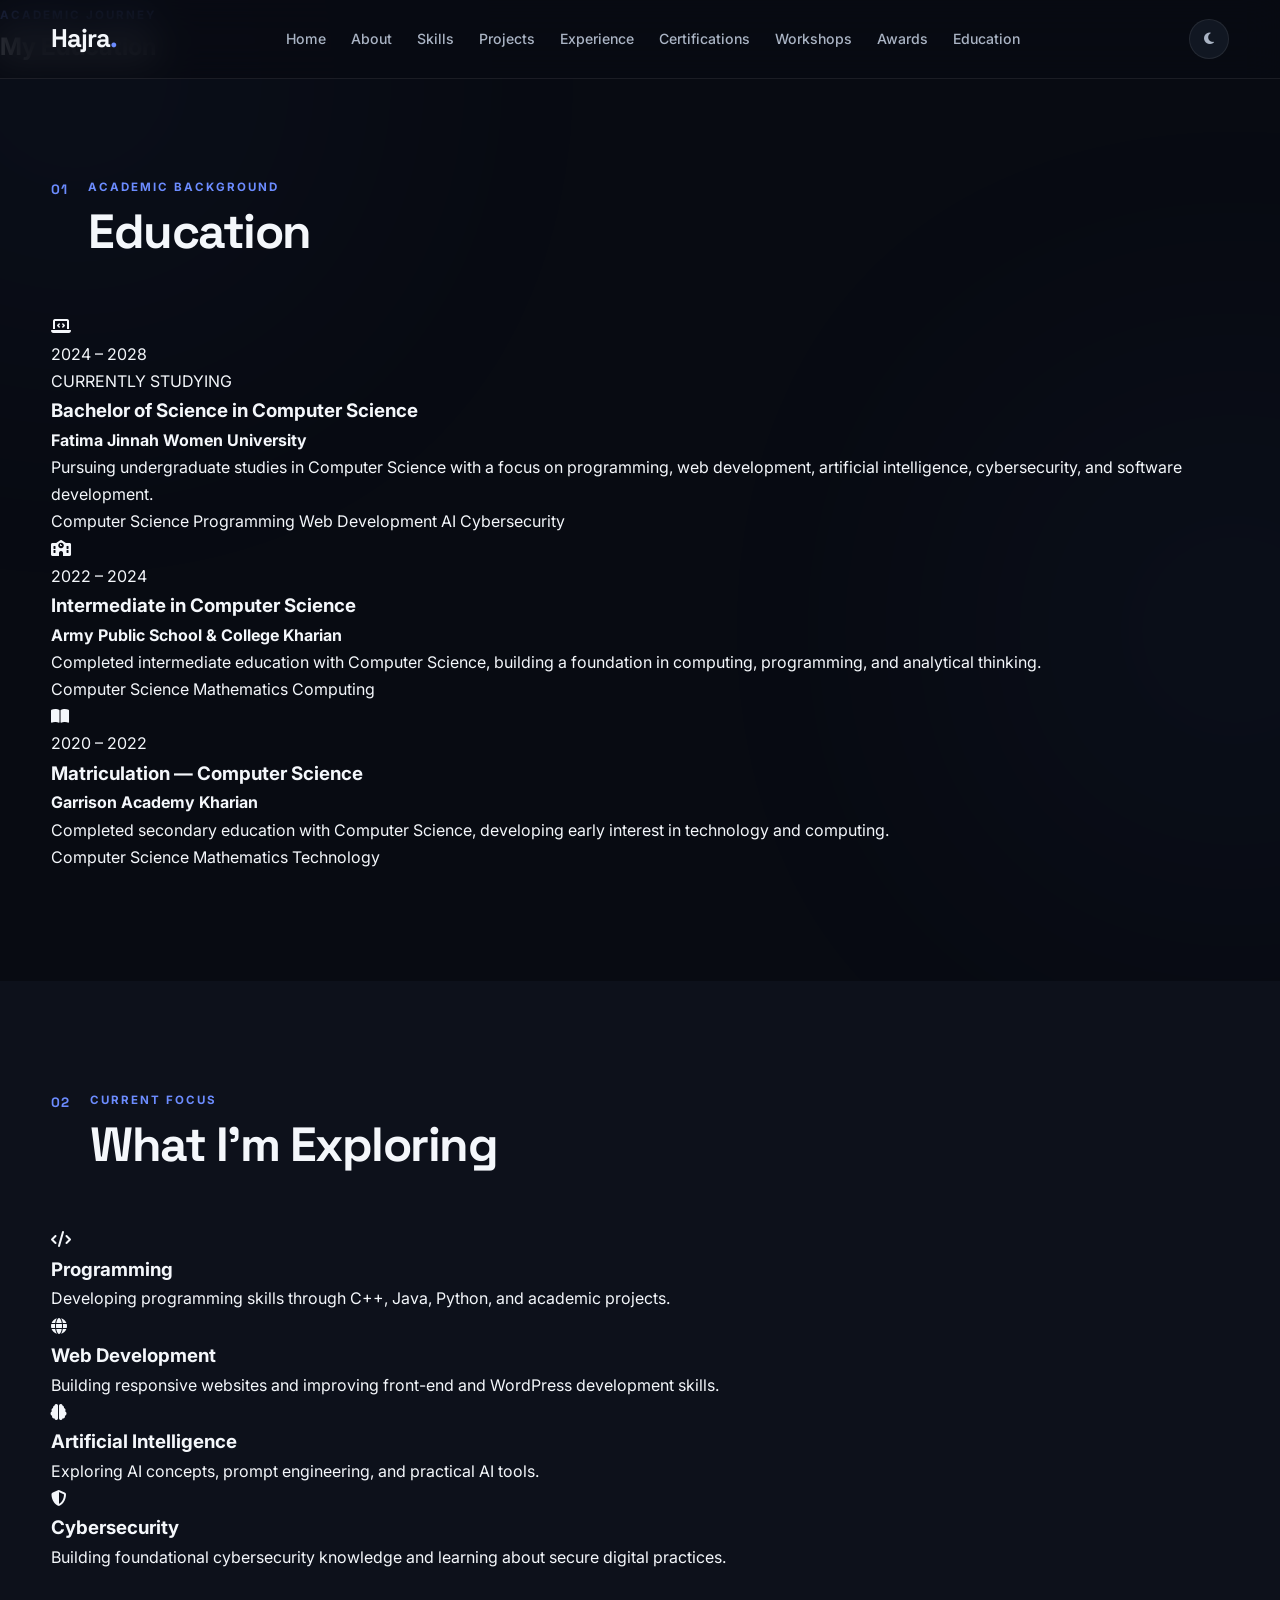
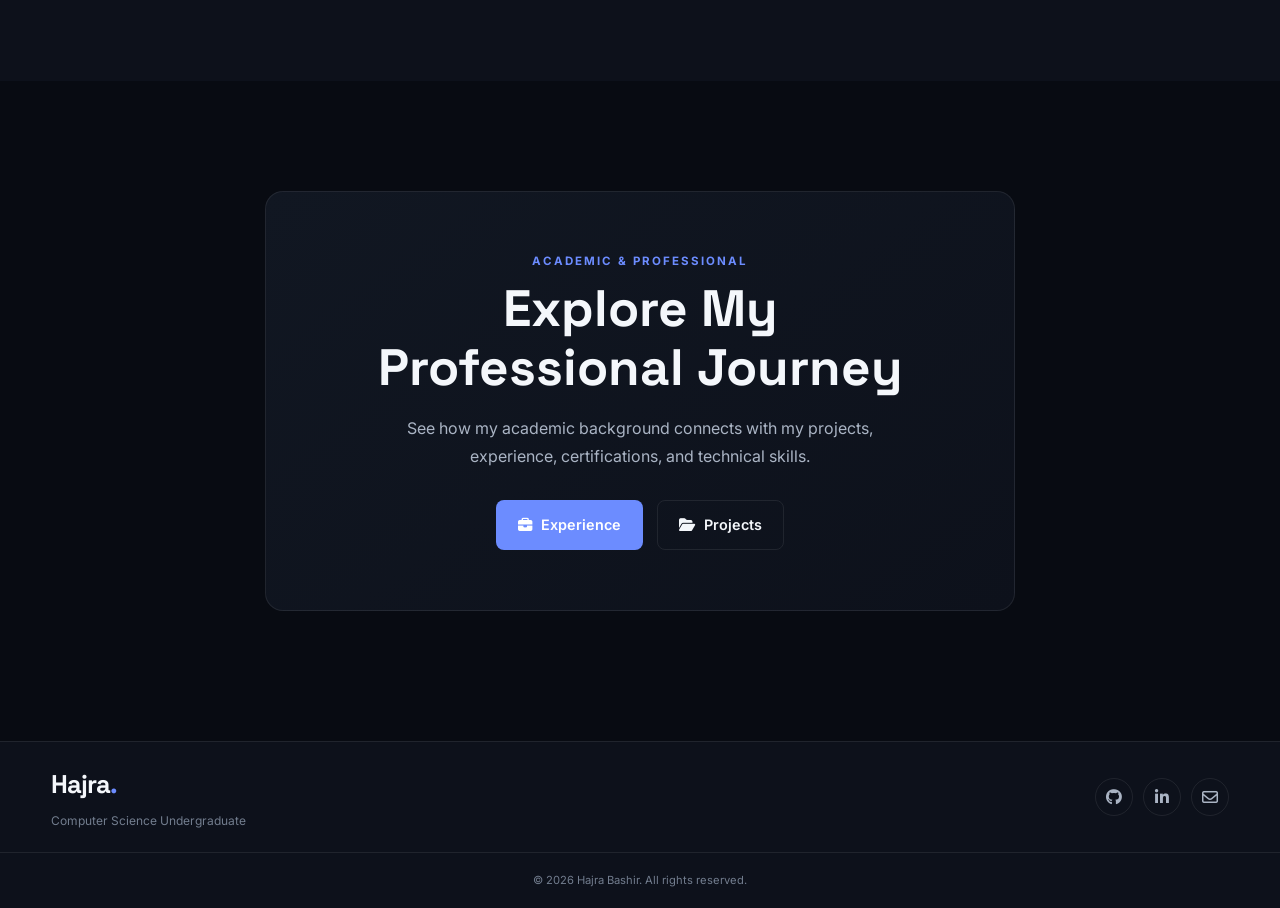
<file: pages/education.html>
<!-- pages/education.html -->

<!DOCTYPE html>
<html lang="en">

<head>

    <meta charset="UTF-8">

    <meta name="viewport" content="width=device-width, initial-scale=1.0">

    <meta
        name="description"
        content="Hajra Bashir — Education and Academic Background"
    >

    <meta name="author" content="Hajra Bashir">

    <title>Education | Hajra Bashir</title>


    <!-- Google Fonts -->

    <link rel="preconnect" href="https://fonts.googleapis.com">

    <link
        rel="preconnect"
        href="https://fonts.gstatic.com"
        crossorigin
    >

    <link
        href="https://fonts.googleapis.com/css2?family=Inter:wght@400;500;600;700&family=Space+Grotesk:wght@400;500;600;700&display=swap"
        rel="stylesheet"
    >


    <!-- Font Awesome -->

    <link
        rel="stylesheet"
        href="https://cdnjs.cloudflare.com/ajax/libs/font-awesome/6.5.2/css/all.min.css"
    >


    <!-- Main CSS -->

    <link rel="stylesheet" href="../style.css">

</head>


<body>

    <!-- ================= BACKGROUND ================= -->

    <div class="background-glow glow-one"></div>
    <div class="background-glow glow-two"></div>


    <!-- ================= NAVIGATION ================= -->

    <nav class="navbar">

        <div class="nav-container">

            <a href="../index.html" class="logo">
                Hajra<span>.</span>
            </a>


            <div class="nav-links">

                <a href="../index.html">
                    Home
                </a>

                <a href="../index.html#about">
                    About
                </a>

                <a href="skills.html">
                    Skills
                </a>

                <a href="projects.html">
                    Projects
                </a>

                <a href="experience.html">
                    Experience
                </a>

                <a href="certifications.html">
                    Certifications
                </a>

                <a href="workshops.html">
                    Workshops
                </a>

                <a href="awards.html">
                    Awards
                </a>

                <a href="education.html" class="active">
                    Education
                </a>

            </div>


            <div class="nav-actions">

                <button
                    class="theme-toggle"
                    aria-label="Toggle dark and light mode"
                    title="Toggle theme"
                >
                    <i class="fa-solid fa-moon"></i>
                </button>


                <button
                    class="menu-toggle"
                    aria-label="Open navigation menu"
                    title="Menu"
                >
                    <i class="fa-solid fa-bars"></i>
                </button>

            </div>

        </div>

    </nav>


    <!-- ================= MAIN ================= -->

    <main>


        <!-- ================= PAGE HERO ================= -->

        <section class="page-hero">

            <div class="page-hero-content">

                <span class="section-label">
                    ACADEMIC JOURNEY
                </span>

                <h1>
                    My <span>Education</span>
                </h1>

                

            </div>

        </section>


        <!-- ================= EDUCATION ================= -->

        <section class="section">

            <div class="section-container">


                <div class="section-heading">

                    <span class="section-number">
                        01
                    </span>

                    <div>

                        <div class="section-label">
                            ACADEMIC BACKGROUND
                        </div>

                        <h2>
                            Education
                        </h2>

                    </div>

                </div>


                <div class="education-timeline">


                    <!-- BS Computer Science -->

                    <article class="education-item current">

                        <div class="education-marker">

                            <i class="fa-solid fa-laptop-code"></i>

                        </div>


                        <div class="education-content">

                            <div class="education-date">
                                2024 – 2028
                            </div>

                            <span class="education-status">
                                CURRENTLY STUDYING
                            </span>

                            <h3>
                                Bachelor of Science in Computer Science
                            </h3>

                            <h4>
                                Fatima Jinnah Women University
                            </h4>

                            <p>
                                Pursuing undergraduate studies in
                                Computer Science with a focus on
                                programming, web development,
                                artificial intelligence, cybersecurity,
                                and software development.
                            </p>

                            <div class="education-tags">

                                <span>
                                    Computer Science
                                </span>

                                <span>
                                    Programming
                                </span>

                                <span>
                                    Web Development
                                </span>

                                <span>
                                    AI
                                </span>

                                <span>
                                    Cybersecurity
                                </span>

                            </div>

                        </div>

                    </article>


                    <!-- Intermediate -->

                    <article class="education-item">

                        <div class="education-marker">

                            <i class="fa-solid fa-school"></i>

                        </div>


                        <div class="education-content">

                            <div class="education-date">
                                2022 – 2024
                            </div>

                            <h3>
                                Intermediate in Computer Science
                            </h3>

                            <h4>
                                Army Public School & College Kharian
                            </h4>

                            <p>
                                Completed intermediate education
                                with Computer Science, building a
                                foundation in computing, programming,
                                and analytical thinking.
                            </p>

                            <div class="education-tags">

                                <span>
                                    Computer Science
                                </span>

                                <span>
                                    Mathematics
                                </span>

                                <span>
                                    Computing
                                </span>

                            </div>

                        </div>

                    </article>


                    <!-- Matriculation -->

                    <article class="education-item">

                        <div class="education-marker">

                            <i class="fa-solid fa-book-open"></i>

                        </div>


                        <div class="education-content">

                            <div class="education-date">
                                2020 – 2022
                            </div>

                            <h3>
                                Matriculation — Computer Science
                            </h3>

                            <h4>
                                Garrison Academy Kharian
                            </h4>

                            <p>
                                Completed secondary education with
                                Computer Science, developing early
                                interest in technology and computing.
                            </p>

                            <div class="education-tags">

                                <span>
                                    Computer Science
                                </span>

                                <span>
                                    Mathematics
                                </span>

                                <span>
                                    Technology
                                </span>

                            </div>

                        </div>

                    </article>

                </div>

            </div>

        </section>


        <!-- ================= ACADEMIC FOCUS ================= -->

        <section class="section skills-preview">

            <div class="section-container">


                <div class="section-heading">

                    <span class="section-number">
                        02
                    </span>

                    <div>

                        <div class="section-label">
                            CURRENT FOCUS
                        </div>

                        <h2>
                            What I'm Exploring
                        </h2>

                    </div>

                </div>


                <div class="interest-grid">


                    <div class="interest-card">

                        <div class="interest-icon">
                            <i class="fa-solid fa-code"></i>
                        </div>

                        <h3>
                            Programming
                        </h3>

                        <p>
                            Developing programming skills through
                            C++, Java, Python, and academic projects.
                        </p>

                    </div>


                    <div class="interest-card">

                        <div class="interest-icon">
                            <i class="fa-solid fa-globe"></i>
                        </div>

                        <h3>
                            Web Development
                        </h3>

                        <p>
                            Building responsive websites and
                            improving front-end and WordPress
                            development skills.
                        </p>

                    </div>


                    <div class="interest-card">

                        <div class="interest-icon">
                            <i class="fa-solid fa-brain"></i>
                        </div>

                        <h3>
                            Artificial Intelligence
                        </h3>

                        <p>
                            Exploring AI concepts, prompt
                            engineering, and practical AI tools.
                        </p>

                    </div>


                    <div class="interest-card">

                        <div class="interest-icon">
                            <i class="fa-solid fa-shield-halved"></i>
                        </div>

                        <h3>
                            Cybersecurity
                        </h3>

                        <p>
                            Building foundational cybersecurity
                            knowledge and learning about secure
                            digital practices.
                        </p>

                    </div>

                </div>

            </div>

        </section>


        <!-- ================= CTA ================= -->

        <section class="section contact-section">

            <div class="section-container">

                <div class="contact-content">

                    <div class="section-label">
                        ACADEMIC & PROFESSIONAL
                    </div>

                    <h2>
                        Explore My<br>
                        Professional Journey
                    </h2>

                    <p>
                        See how my academic background connects
                        with my projects, experience, certifications,
                        and technical skills.
                    </p>


                    <div class="contact-buttons">

                        <a
                            href="experience.html"
                            class="btn btn-primary"
                        >

                            <i class="fa-solid fa-briefcase"></i>

                            Experience

                        </a>


                        <a
                            href="projects.html"
                            class="btn btn-secondary"
                        >

                            <i class="fa-solid fa-folder-open"></i>

                            Projects

                        </a>

                    </div>

                </div>

            </div>

        </section>

    </main>


    <!-- ================= FOOTER ================= -->

    <footer>

        <div class="footer-container">


            <div class="footer-brand">

                <a
                    href="../index.html"
                    class="logo"
                >
                    Hajra<span>.</span>
                </a>

                <p>
                    Computer Science Undergraduate
                </p>

            </div>


            <div class="footer-socials">

                <a
                    href="https://github.com/hajra-code"
                    target="_blank"
                    rel="noopener noreferrer"
                    aria-label="GitHub"
                >
                    <i class="fa-brands fa-github"></i>
                </a>


                <a
                    href="https://www.linkedin.com/in/hajra-bashir/"
                    target="_blank"
                    rel="noopener noreferrer"
                    aria-label="LinkedIn"
                >
                    <i class="fa-brands fa-linkedin-in"></i>
                </a>


                <a
                    href="mailto:hajrabashir00@gmail.com"
                    aria-label="Email"
                >
                    <i class="fa-regular fa-envelope"></i>
                </a>

            </div>

        </div>


        <div class="footer-bottom">

            <p>
                © <span class="current-year">2026</span>
                Hajra Bashir. All rights reserved.
            </p>

        </div>

    </footer>


    <!-- ================= BACK TO TOP ================= -->

    <button
        class="back-to-top"
        aria-label="Back to top"
        title="Back to top"
    >
        <i class="fa-solid fa-arrow-up"></i>
    </button>


    <!-- JavaScript -->

    <script src="../script.js"></script>

</body>

</html>
</file>
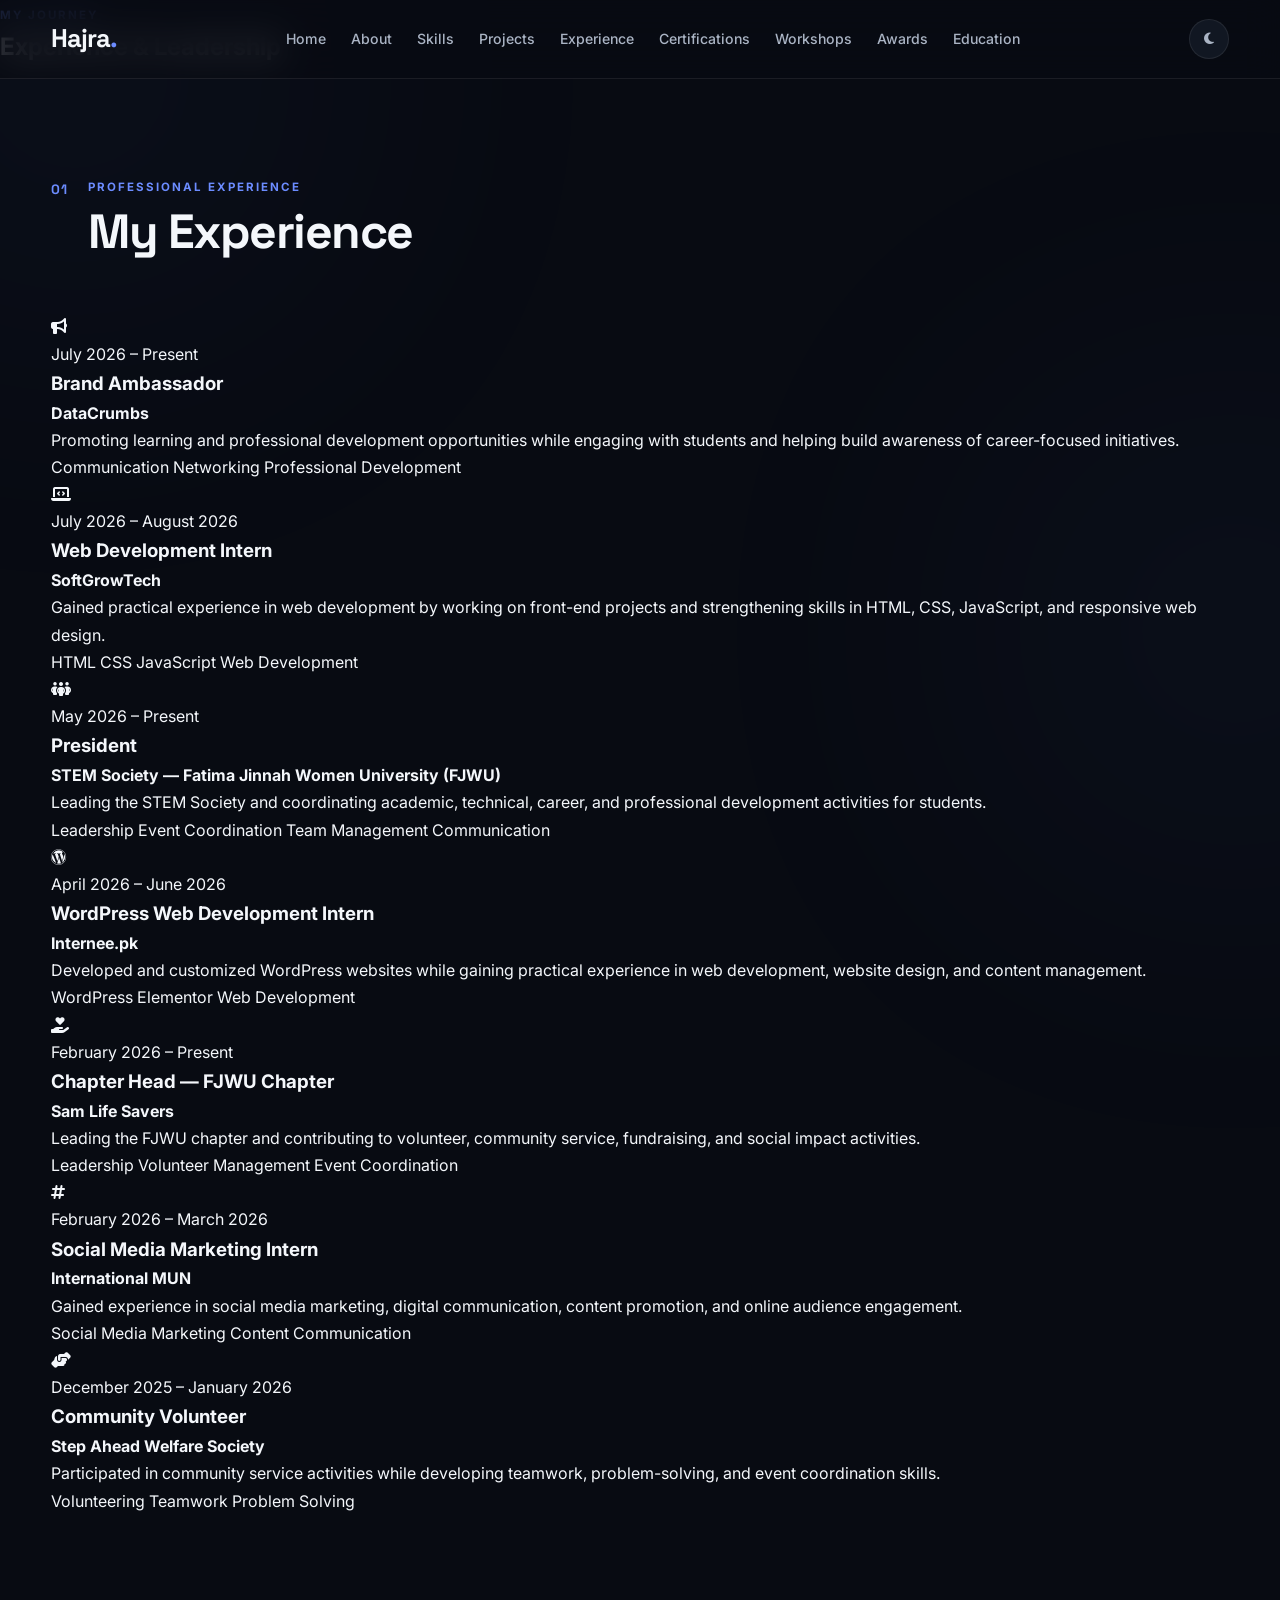
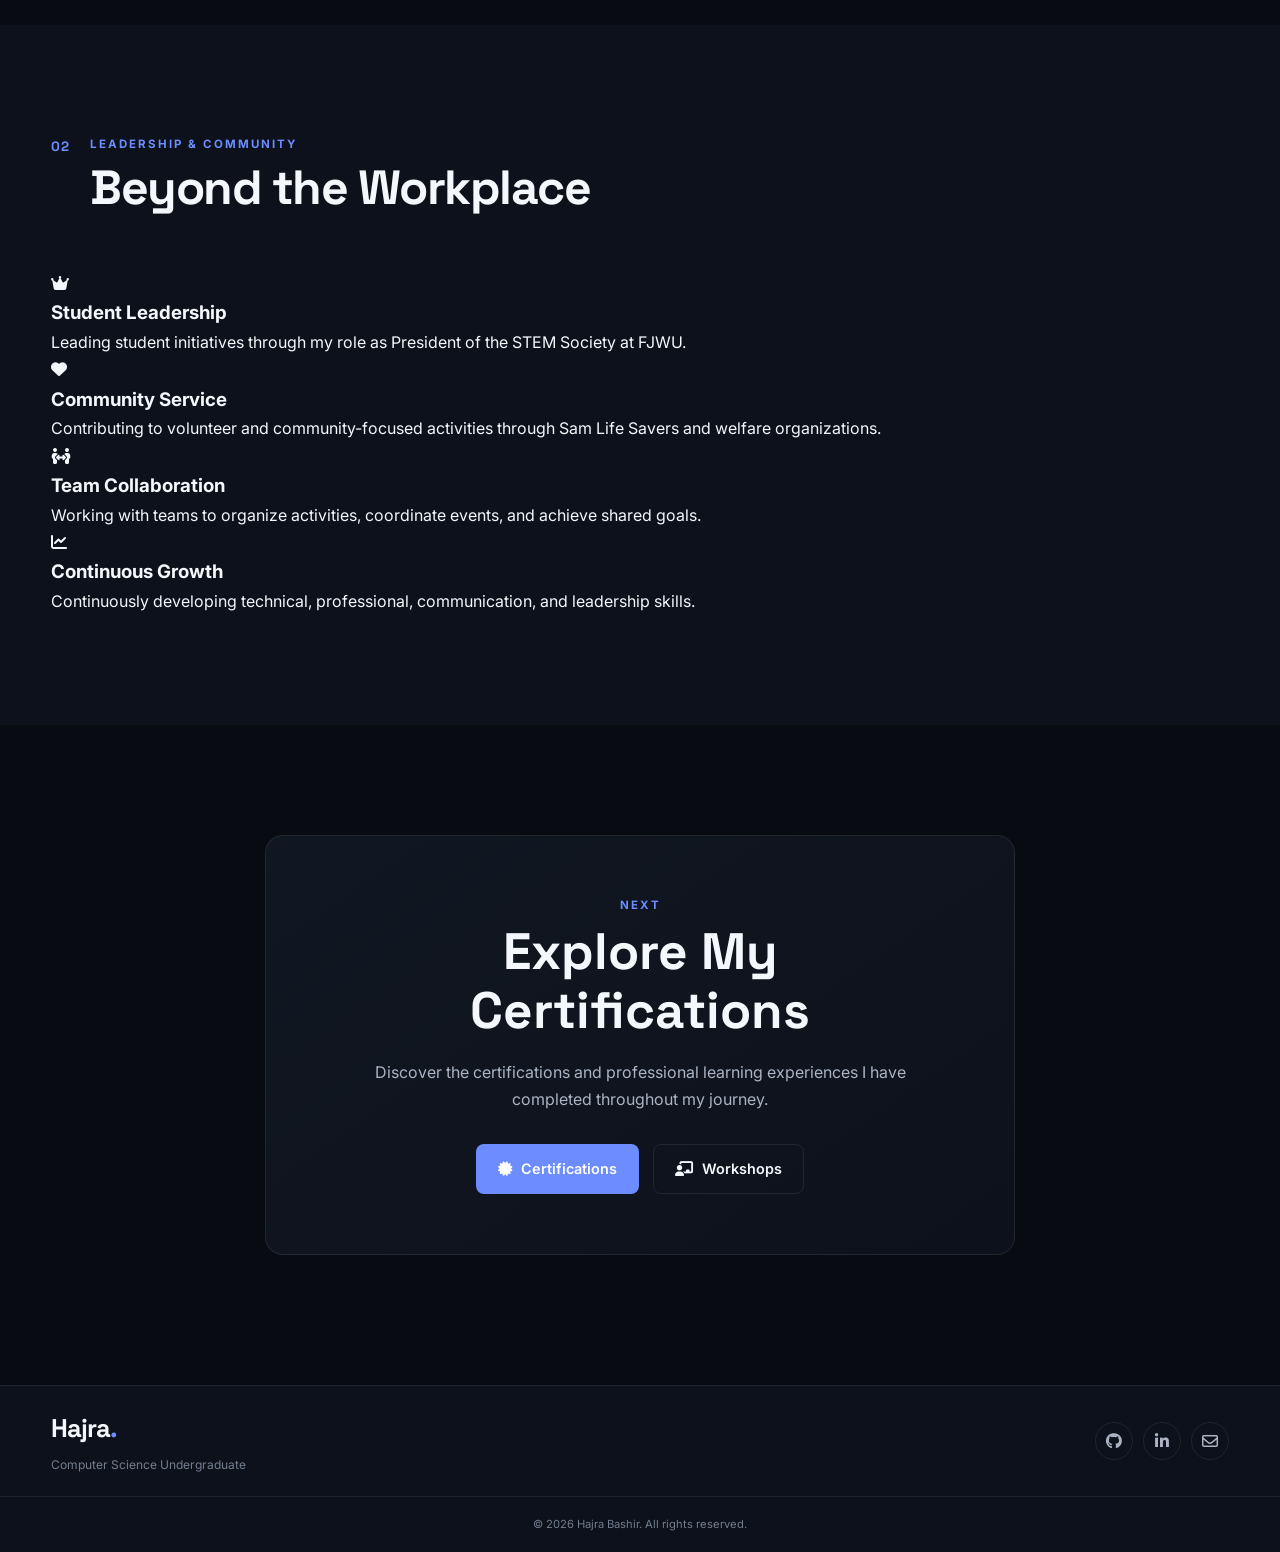
<file: pages/experience.html>
<!-- pages/experience.html -->

<!DOCTYPE html>
<html lang="en">

<head>

    <meta charset="UTF-8">

    <meta name="viewport" content="width=device-width, initial-scale=1.0">

    <meta
        name="description"
        content="Hajra Bashir — Professional Experience and Leadership"
    >

    <meta name="author" content="Hajra Bashir">

    <title>Experience | Hajra Bashir</title>


    <!-- Google Fonts -->

    <link rel="preconnect" href="https://fonts.googleapis.com">

    <link
        rel="preconnect"
        href="https://fonts.gstatic.com"
        crossorigin
    >

    <link
        href="https://fonts.googleapis.com/css2?family=Inter:wght@400;500;600;700&family=Space+Grotesk:wght@400;500;600;700&display=swap"
        rel="stylesheet"
    >


    <!-- Font Awesome -->

    <link
        rel="stylesheet"
        href="https://cdnjs.cloudflare.com/ajax/libs/font-awesome/6.5.2/css/all.min.css"
    >


    <!-- Main CSS -->

    <link rel="stylesheet" href="../style.css">

</head>


<body>

    <!-- ================= BACKGROUND ================= -->

    <div class="background-glow glow-one"></div>
    <div class="background-glow glow-two"></div>


    <!-- ================= NAVIGATION ================= -->

    <nav class="navbar">

        <div class="nav-container">

            <a href="../index.html" class="logo">
                Hajra<span>.</span>
            </a>


            <div class="nav-links">

                <a href="../index.html">
                    Home
                </a>

                <a href="../index.html#about">
                    About
                </a>

                <a href="skills.html">
                    Skills
                </a>

                <a href="projects.html">
                    Projects
                </a>

                <a href="experience.html" class="active">
                    Experience
                </a>

                <a href="certifications.html">
                    Certifications
                </a>

                <a href="workshops.html">
                    Workshops
                </a>

                <a href="awards.html">
                    Awards
                </a>

                <a href="education.html">
                    Education
                </a>

            </div>


            <div class="nav-actions">

                <button
                    class="theme-toggle"
                    aria-label="Toggle dark and light mode"
                    title="Toggle theme"
                >
                    <i class="fa-solid fa-moon"></i>
                </button>


                <button
                    class="menu-toggle"
                    aria-label="Open navigation menu"
                    title="Menu"
                >
                    <i class="fa-solid fa-bars"></i>
                </button>

            </div>

        </div>

    </nav>


    <!-- ================= MAIN ================= -->

    <main>


        <!-- ================= PAGE HERO ================= -->

        <section class="page-hero">

            <div class="page-hero-content">

                <span class="section-label">
                    MY JOURNEY
                </span>

                <h1>
                    Experience & <span>Leadership</span>
                </h1>

                

            </div>

        </section>


        <!-- ================= EXPERIENCE TIMELINE ================= -->

        <section class="section">

            <div class="section-container">


                <div class="section-heading">

                    <span class="section-number">
                        01
                    </span>

                    <div>

                        <div class="section-label">
                            PROFESSIONAL EXPERIENCE
                        </div>

                        <h2>
                            My Experience
                        </h2>

                    </div>

                </div>


                <div class="experience-timeline">


                    <!-- DataCrumbs -->

                    <article class="experience-item">

                        <div class="experience-marker">
                            <i class="fa-solid fa-bullhorn"></i>
                        </div>


                        <div class="experience-content">

                            <div class="experience-date">
                                July 2026 – Present
                            </div>

                            <h3>
                                Brand Ambassador
                            </h3>

                            <h4>
                                DataCrumbs
                            </h4>

                            <p>
                                Promoting learning and
                                professional development
                                opportunities while engaging
                                with students and helping
                                build awareness of career-focused
                                initiatives.
                            </p>


                            <div class="experience-tags">

                                <span>
                                    Communication
                                </span>

                                <span>
                                    Networking
                                </span>

                                <span>
                                    Professional Development
                                </span>

                            </div>

                        </div>

                    </article>


                    <!-- SoftGrowTech -->

                    <article class="experience-item">

                        <div class="experience-marker">
                            <i class="fa-solid fa-laptop-code"></i>
                        </div>


                        <div class="experience-content">

                            <div class="experience-date">
                                July 2026 – August 2026
                            </div>

                            <h3>
                                Web Development Intern
                            </h3>

                            <h4>
                                SoftGrowTech
                            </h4>

                            <p>
                                Gained practical experience in
                                web development by working on
                                front-end projects and strengthening
                                skills in HTML, CSS, JavaScript,
                                and responsive web design.
                            </p>


                            <div class="experience-tags">

                                <span>
                                    HTML
                                </span>

                                <span>
                                    CSS
                                </span>

                                <span>
                                    JavaScript
                                </span>

                                <span>
                                    Web Development
                                </span>

                            </div>

                        </div>

                    </article>


                    <!-- STEM Society -->

                    <article class="experience-item">

                        <div class="experience-marker">
                            <i class="fa-solid fa-people-group"></i>
                        </div>


                        <div class="experience-content">

                            <div class="experience-date">
                                May 2026 – Present
                            </div>

                            <h3>
                                President
                            </h3>

                            <h4>
                                STEM Society — Fatima Jinnah Women University (FJWU)
                            </h4>

                            <p>
                                Leading the STEM Society and
                                coordinating academic, technical,
                                career, and professional development
                                activities for students.
                            </p>


                            <div class="experience-tags">

                                <span>
                                    Leadership
                                </span>

                                <span>
                                    Event Coordination
                                </span>

                                <span>
                                    Team Management
                                </span>

                                <span>
                                    Communication
                                </span>

                            </div>

                        </div>

                    </article>


                    <!-- Internee.pk -->

                    <article class="experience-item">

                        <div class="experience-marker">
                            <i class="fa-brands fa-wordpress"></i>
                        </div>


                        <div class="experience-content">

                            <div class="experience-date">
                                April 2026 – June 2026
                            </div>

                            <h3>
                                WordPress Web Development Intern
                            </h3>

                            <h4>
                                Internee.pk
                            </h4>

                            <p>
                                Developed and customized WordPress
                                websites while gaining practical
                                experience in web development,
                                website design, and content
                                management.
                            </p>


                            <div class="experience-tags">

                                <span>
                                    WordPress
                                </span>

                                <span>
                                    Elementor
                                </span>

                                <span>
                                    Web Development
                                </span>

                            </div>

                        </div>

                    </article>


                    <!-- Sam Life Savers -->

                    <article class="experience-item">

                        <div class="experience-marker">
                            <i class="fa-solid fa-hand-holding-heart"></i>
                        </div>


                        <div class="experience-content">

                            <div class="experience-date">
                                February 2026 – Present
                            </div>

                            <h3>
                                Chapter Head — FJWU Chapter
                            </h3>

                            <h4>
                                Sam Life Savers
                            </h4>

                            <p>
                                Leading the FJWU chapter and
                                contributing to volunteer,
                                community service, fundraising,
                                and social impact activities.
                            </p>


                            <div class="experience-tags">

                                <span>
                                    Leadership
                                </span>

                                <span>
                                    Volunteer Management
                                </span>

                                <span>
                                    Event Coordination
                                </span>

                            </div>

                        </div>

                    </article>


                    <!-- International MUN -->

                    <article class="experience-item">

                        <div class="experience-marker">
                            <i class="fa-solid fa-hashtag"></i>
                        </div>


                        <div class="experience-content">

                            <div class="experience-date">
                                February 2026 – March 2026
                            </div>

                            <h3>
                                Social Media Marketing Intern
                            </h3>

                            <h4>
                                International MUN
                            </h4>

                            <p>
                                Gained experience in social media
                                marketing, digital communication,
                                content promotion, and online
                                audience engagement.
                            </p>


                            <div class="experience-tags">

                                <span>
                                    Social Media Marketing
                                </span>

                                <span>
                                    Content
                                </span>

                                <span>
                                    Communication
                                </span>

                            </div>

                        </div>

                    </article>


                    <!-- Step Ahead -->

                    <article class="experience-item">

                        <div class="experience-marker">
                            <i class="fa-solid fa-hands-helping"></i>
                        </div>


                        <div class="experience-content">

                            <div class="experience-date">
                                December 2025 – January 2026
                            </div>

                            <h3>
                                Community Volunteer
                            </h3>

                            <h4>
                                Step Ahead Welfare Society
                            </h4>

                            <p>
                                Participated in community service
                                activities while developing
                                teamwork, problem-solving, and
                                event coordination skills.
                            </p>


                            <div class="experience-tags">

                                <span>
                                    Volunteering
                                </span>

                                <span>
                                    Teamwork
                                </span>

                                <span>
                                    Problem Solving
                                </span>

                            </div>

                        </div>

                    </article>

                </div>

            </div>

        </section>


        <!-- ================= LEADERSHIP ================= -->

        <section class="section skills-preview">

            <div class="section-container">


                <div class="section-heading">

                    <span class="section-number">
                        02
                    </span>

                    <div>

                        <div class="section-label">
                            LEADERSHIP & COMMUNITY
                        </div>

                        <h2>
                            Beyond the Workplace
                        </h2>

                    </div>

                </div>


                <div class="interest-grid">


                    <div class="interest-card">

                        <div class="interest-icon">
                            <i class="fa-solid fa-crown"></i>
                        </div>

                        <h3>
                            Student Leadership
                        </h3>

                        <p>
                            Leading student initiatives through
                            my role as President of the STEM Society
                            at FJWU.
                        </p>

                    </div>


                    <div class="interest-card">

                        <div class="interest-icon">
                            <i class="fa-solid fa-heart"></i>
                        </div>

                        <h3>
                            Community Service
                        </h3>

                        <p>
                            Contributing to volunteer and
                            community-focused activities through
                            Sam Life Savers and welfare organizations.
                        </p>

                    </div>


                    <div class="interest-card">

                        <div class="interest-icon">
                            <i class="fa-solid fa-people-arrows"></i>
                        </div>

                        <h3>
                            Team Collaboration
                        </h3>

                        <p>
                            Working with teams to organize
                            activities, coordinate events, and
                            achieve shared goals.
                        </p>

                    </div>


                    <div class="interest-card">

                        <div class="interest-icon">
                            <i class="fa-solid fa-chart-line"></i>
                        </div>

                        <h3>
                            Continuous Growth
                        </h3>

                        <p>
                            Continuously developing technical,
                            professional, communication, and
                            leadership skills.
                        </p>

                    </div>

                </div>

            </div>

        </section>


        <!-- ================= CTA ================= -->

        <section class="section contact-section">

            <div class="section-container">

                <div class="contact-content">

                    <div class="section-label">
                        NEXT
                    </div>

                    <h2>
                        Explore My<br>
                        Certifications
                    </h2>

                    <p>
                        Discover the certifications and
                        professional learning experiences
                        I have completed throughout my journey.
                    </p>


                    <div class="contact-buttons">

                        <a
                            href="certifications.html"
                            class="btn btn-primary"
                        >
                            <i class="fa-solid fa-certificate"></i>
                            Certifications
                        </a>


                        <a
                            href="workshops.html"
                            class="btn btn-secondary"
                        >
                            <i class="fa-solid fa-chalkboard-user"></i>
                            Workshops
                        </a>

                    </div>

                </div>

            </div>

        </section>

    </main>


    <!-- ================= FOOTER ================= -->

    <footer>

        <div class="footer-container">


            <div class="footer-brand">

                <a
                    href="../index.html"
                    class="logo"
                >
                    Hajra<span>.</span>
                </a>

                <p>
                    Computer Science Undergraduate
                </p>

            </div>


            <div class="footer-socials">

                <a
                    href="https://github.com/hajra-code"
                    target="_blank"
                    rel="noopener noreferrer"
                    aria-label="GitHub"
                >
                    <i class="fa-brands fa-github"></i>
                </a>


                <a
                    href="https://www.linkedin.com/in/hajra-bashir/"
                    target="_blank"
                    rel="noopener noreferrer"
                    aria-label="LinkedIn"
                >
                    <i class="fa-brands fa-linkedin-in"></i>
                </a>


                <a
                    href="mailto:hajrabashir00@gmail.com"
                    aria-label="Email"
                >
                    <i class="fa-regular fa-envelope"></i>
                </a>

            </div>

        </div>


        <div class="footer-bottom">

            <p>
                © <span class="current-year">2026</span>
                Hajra Bashir. All rights reserved.
            </p>

        </div>

    </footer>


    <!-- ================= BACK TO TOP ================= -->

    <button
        class="back-to-top"
        aria-label="Back to top"
        title="Back to top"
    >
        <i class="fa-solid fa-arrow-up"></i>
    </button>


    <!-- JavaScript -->

    <script src="../script.js"></script>

</body>

</html>
</file>
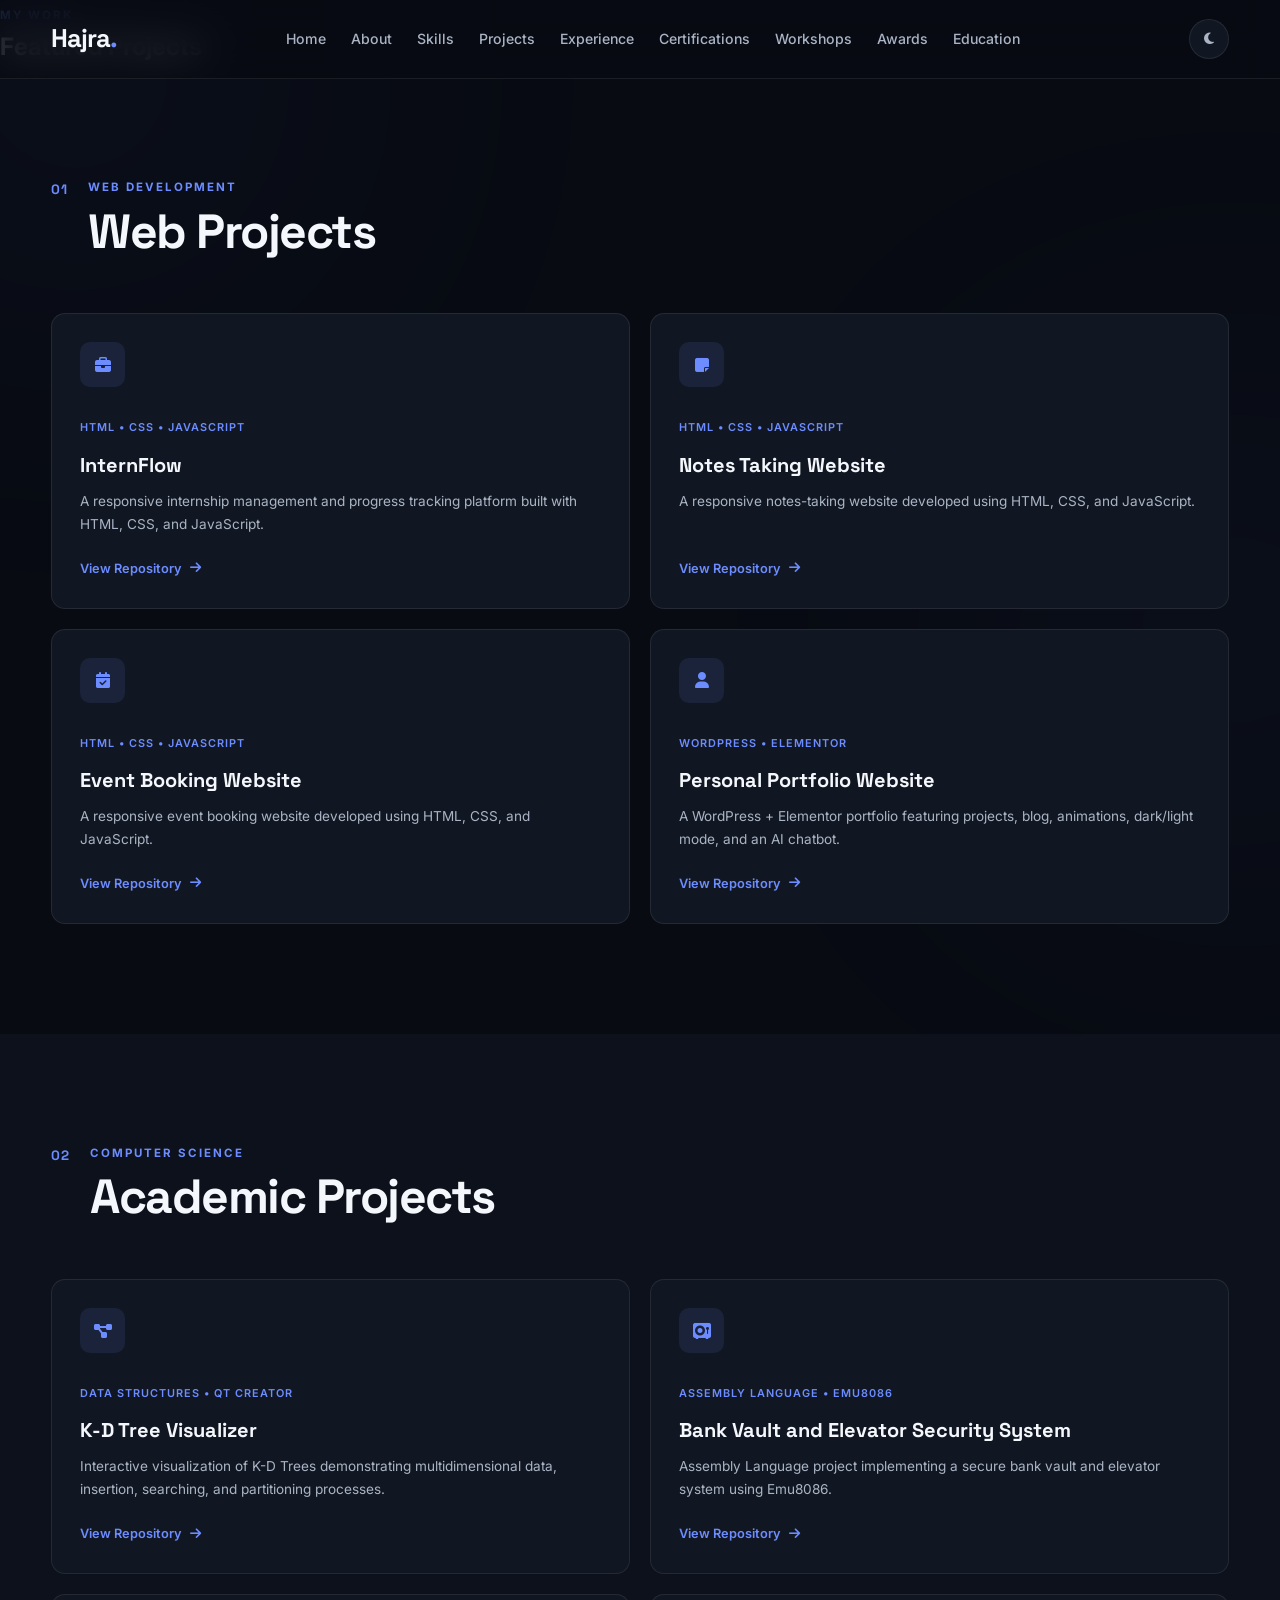
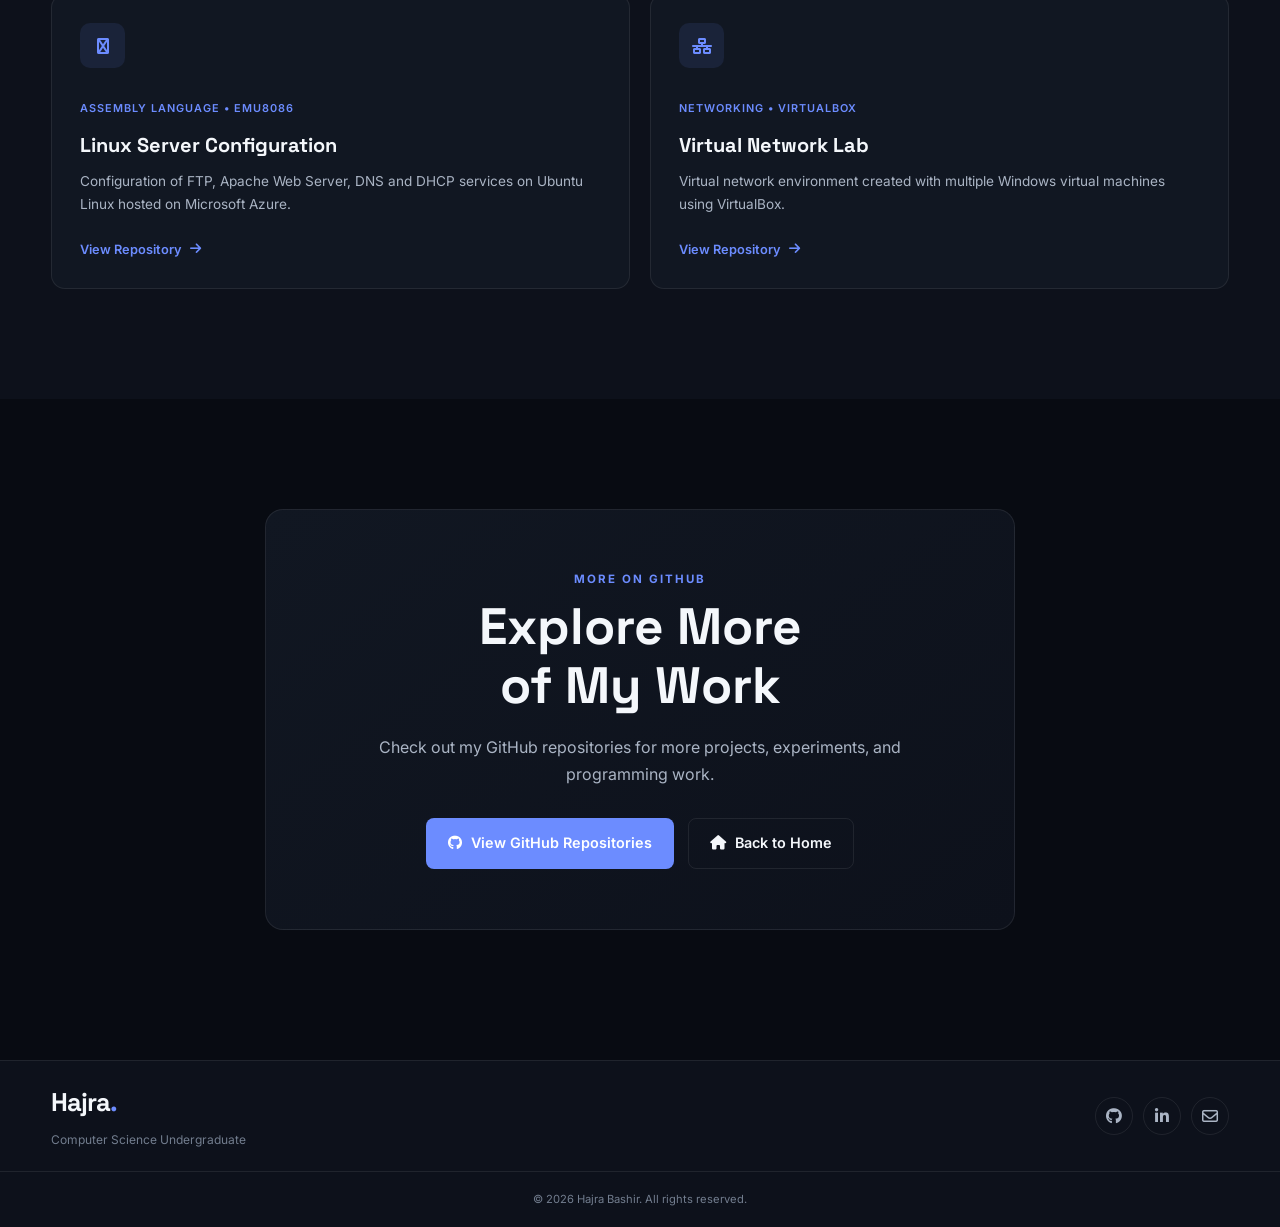
<file: pages/projects.html>
<!DOCTYPE html>
<html lang="en">

<head>

    <meta charset="UTF-8">

    <meta name="viewport" content="width=device-width, initial-scale=1.0">

    <meta
        name="description"
        content="Hajra Bashir — Web Development and Computer Science Projects"
    >

    <meta name="author" content="Hajra Bashir">

    <title>Projects | Hajra Bashir</title>


    <!-- Google Fonts -->

    <link rel="preconnect" href="https://fonts.googleapis.com">

    <link
        rel="preconnect"
        href="https://fonts.gstatic.com"
        crossorigin
    >

    <link
        href="https://fonts.googleapis.com/css2?family=Inter:wght@400;500;600;700&family=Space+Grotesk:wght@400;500;600;700&display=swap"
        rel="stylesheet"
    >


    <!-- Font Awesome -->

    <link
        rel="stylesheet"
        href="https://cdnjs.cloudflare.com/ajax/libs/font-awesome/6.5.2/css/all.min.css"
    >


    <!-- Main CSS -->

    <link rel="stylesheet" href="../style.css">

</head>


<body>

    <!-- ================= BACKGROUND ================= -->

    <div class="background-glow glow-one"></div>
    <div class="background-glow glow-two"></div>


    <!-- ================= NAVIGATION ================= -->

    <nav class="navbar">

        <div class="nav-container">

            <a href="../index.html" class="logo">
                Hajra<span>.</span>
            </a>


            <div class="nav-links">

                <a href="../index.html">
                    Home
                </a>

                <a href="../index.html#about">
                    About
                </a>

                <a href="skills.html">
                    Skills
                </a>

                <a href="projects.html" class="active">
                    Projects
                </a>

                <a href="experience.html">
                    Experience
                </a>

                <a href="certifications.html">
                    Certifications
                </a>

                <a href="workshops.html">
                    Workshops
                </a>

                <a href="awards.html">
                    Awards
                </a>

                <a href="education.html">
                    Education
                </a>

            </div>


            <div class="nav-actions">

                <button
                    class="theme-toggle"
                    aria-label="Toggle dark and light mode"
                    title="Toggle theme"
                >
                    <i class="fa-solid fa-moon"></i>
                </button>


                <button
                    class="menu-toggle"
                    aria-label="Open navigation menu"
                    title="Menu"
                >
                    <i class="fa-solid fa-bars"></i>
                </button>

            </div>

        </div>

    </nav>


    <!-- ================= MAIN ================= -->

    <main>


        <!-- ================= PAGE HERO ================= -->

        <section class="page-hero">

            <div class="page-hero-content">

                <span class="section-label">
                    MY WORK
                </span>

                <h1>
                    Featured <span>Projects</span>
                </h1>

                

            </div>

        </section>


        <!-- ================= PROJECTS ================= -->

        <section class="section">

            <div class="section-container">


                <div class="section-heading">

                    <span class="section-number">
                        01
                    </span>

                    <div>

                        <div class="section-label">
                            WEB DEVELOPMENT
                        </div>

                        <h2>
                            Web Projects
                        </h2>

                    </div>

                </div>


                <div class="project-preview-grid">


                    <!-- InternFlow -->

                    <article class="project-card">

                        <div class="project-icon">
                            <i class="fa-solid fa-briefcase"></i>
                        </div>


                        <div class="project-content">

                            <span class="project-category">
                                HTML • CSS • JavaScript
                            </span>

                            <h3>
                                InternFlow
                            </h3>

                            <p>
                                A responsive internship
                                management and progress
                                tracking platform built
                                with HTML, CSS, and
                                JavaScript.
                            </p>

                        </div>


                
                        <a
                            href="https://github.com/hajra-code/Internship-Management-Website"
                            target="_blank"
                            rel="noopener noreferrer"
                            class="project-link"
                        >
                            View Repository
                            <i class="fa-solid fa-arrow-right"></i>
                        </a>

                    </article>


                    <!-- Notes Website -->

                    <article class="project-card">

                        <div class="project-icon">
                            <i class="fa-solid fa-note-sticky"></i>
                        </div>


                        <div class="project-content">

                            <span class="project-category">
                                HTML • CSS • JavaScript
                            </span>

                            <h3>
                                Notes Taking Website
                            </h3>

                            <p>
                                A responsive notes-taking
                                website developed using
                                HTML, CSS, and JavaScript.
                            </p>

                        </div>

                        <a
                            href="https://github.com/hajra-code/Notes-Taking-Website"
                            target="_blank"
                            rel="noopener noreferrer"
                            class="project-link"
                        >
                            View Repository
                            <i class="fa-solid fa-arrow-right"></i>
                        </a>

                    </article>


                    <!-- Event Booking -->

                    <article class="project-card">

                        <div class="project-icon">
                            <i class="fa-solid fa-calendar-check"></i>
                        </div>


                        <div class="project-content">

                            <span class="project-category">
                                HTML • CSS • JavaScript
                            </span>

                            <h3>
                                Event Booking Website
                            </h3>

                            <p>
                                A responsive event booking
                                website developed using
                                HTML, CSS, and JavaScript.
                            </p>

                        </div>


                        <a
                            href="https://github.com/hajra-code/Event-Booking-Website"
                            target="_blank"
                            rel="noopener noreferrer"
                            class="project-link"
                        >
                            View Repository
                            <i class="fa-solid fa-arrow-right"></i>
                        </a>

                    </article>


                    <!-- Personal Portfolio -->

                    <article class="project-card">

                        <div class="project-icon">
                            <i class="fa-solid fa-user"></i>
                        </div>


                        <div class="project-content">

                            <span class="project-category">
                                WordPress • Elementor
                            </span>

                            <h3>
                                Personal Portfolio Website
                            </h3>

                            <p>
                                A WordPress + Elementor
                                portfolio featuring
                                projects, blog, animations,
                                dark/light mode, and an
                                AI chatbot.
                            </p>

                        </div>


                        <a
                            href="https://github.com/hajra-code/Personal-Portfolio-Website"
                            target="_blank"
                            rel="noopener noreferrer"
                            class="project-link"
                        >
                            View Repository
                            <i class="fa-solid fa-arrow-right"></i>
                        </a>

                    </article>

                </div>

            </div>

        </section>


        <!-- ================= ACADEMIC PROJECTS ================= -->

        <section class="section skills-preview">

            <div class="section-container">


                <div class="section-heading">

                    <span class="section-number">
                        02
                    </span>

                    <div>

                        <div class="section-label">
                            COMPUTER SCIENCE
                        </div>

                        <h2>
                            Academic Projects
                        </h2>

                    </div>

                </div>


                <div class="project-preview-grid">


                    <!-- K-D Tree -->

                    <article class="project-card">

                        <div class="project-icon">
                            <i class="fa-solid fa-diagram-project"></i>
                        </div>


                        <div class="project-content">

                            <span class="project-category">
                                Data Structures • Qt Creator
                            </span>

                            <h3>
                                K-D Tree Visualizer
                            </h3>

                            <p>
                                Interactive visualization
                                of K-D Trees demonstrating
                                multidimensional data,
                                insertion, searching, and
                                partitioning processes.
                            </p>

                        </div>

                        <a
                            href="https://github.com/hajra-code/K-D-Tree-Visualizer"
                            target="_blank"
                            rel="noopener noreferrer"
                            class="project-link"
                        >
                            View Repository
                            <i class="fa-solid fa-arrow-right"></i>
                        </a>

                    </article>


                    <!-- Bank Vault -->

                    <article class="project-card">

                        <div class="project-icon">
                            <i class="fa-solid fa-vault"></i>
                        </div>


                        <div class="project-content">

                            <span class="project-category">
                                Assembly Language • Emu8086
                            </span>

                            <h3>
                                Bank Vault and Elevator Security System
                            </h3>

                            <p>
                                Assembly Language project
                                implementing a secure bank
                                vault and elevator system using Emu8086.
                            </p>

                        </div>

                        <a
                            href="https://github.com/hajra-code/Logical-Expression-Evaluator"
                            target="_blank"
                            rel="noopener noreferrer"
                            class="project-link"
                        >
                            View Repository
                            <i class="fa-solid fa-arrow-right"></i>
                        </a>

                    </article>


                    <!-- Elevator -->

                    <article class="project-card">

                        <div class="project-icon">
                            <i class="fa-solid fa-microsoft"></i>
                        </div>


                        <div class="project-content">

                            <span class="project-category">
                                Assembly Language • Emu8086
                            </span>

                            <h3>
                                Linux Server Configuration
                            </h3>

                            <p>
                                Configuration of FTP, Apache Web Server,
                                DNS and DHCP services on Ubuntu
                                Linux hosted on Microsoft Azure.
                            </p>

                        </div>

                        <a
                            href="https://github.com/hajra-code/Linux-Server-Configuration-on-Microsoft-Azure"
                            target="_blank"
                            rel="noopener noreferrer"
                            class="project-link"
                        >
                            View Repository
                            <i class="fa-solid fa-arrow-right"></i>
                        </a>

                    </article>


                    <!-- Virtual Network -->

                    <article class="project-card">

                        <div class="project-icon">
                            <i class="fa-solid fa-network-wired"></i>
                        </div>


                        <div class="project-content">

                            <span class="project-category">
                                Networking • VirtualBox
                            </span>

                            <h3>
                                Virtual Network Lab
                            </h3>

                            <p>
                                Virtual network environment
                                created with multiple Windows
                                virtual machines using
                                VirtualBox.
                            </p>

                        </div>

                        <a
                            href="https://github.com/hajra-code/Virtual-Network-Setup"
                            target="_blank"
                            rel="noopener noreferrer"
                            class="project-link"
                        >
                            View Repository
                            <i class="fa-solid fa-arrow-right"></i>
                        </a>

                    </article>

                </div>

            </div>

        </section>


        <!-- ================= GITHUB CTA ================= -->

        <section class="section contact-section">

            <div class="section-container">

                <div class="contact-content">

                    <div class="section-label">
                        MORE ON GITHUB
                    </div>

                    <h2>
                        Explore More<br>
                        of My Work
                    </h2>

                    <p>
                        Check out my GitHub repositories
                        for more projects, experiments,
                        and programming work.
                    </p>


                    <div class="contact-buttons">

                        <a
                            href="https://github.com/hajra-code?tab=repositories"
                            target="_blank"
                            rel="noopener noreferrer"
                            class="btn btn-primary"
                        >

                            <i class="fa-brands fa-github"></i>

                            View GitHub Repositories

                        </a>


                        <a
                            href="../index.html"
                            class="btn btn-secondary"
                        >

                            <i class="fa-solid fa-house"></i>

                            Back to Home

                        </a>

                    </div>

                </div>

            </div>

        </section>

    </main>


    <!-- ================= FOOTER ================= -->

    <footer>

        <div class="footer-container">


            <div class="footer-brand">

                <a
                    href="../index.html"
                    class="logo"
                >
                    Hajra<span>.</span>
                </a>

                <p>
                    Computer Science Undergraduate
                </p>

            </div>


            <div class="footer-socials">

                <a
                    href="https://github.com/hajra-code"
                    target="_blank"
                    rel="noopener noreferrer"
                    aria-label="GitHub"
                >
                    <i class="fa-brands fa-github"></i>
                </a>


                <a
                    href="https://www.linkedin.com/in/hajra-bashir/"
                    target="_blank"
                    rel="noopener noreferrer"
                    aria-label="LinkedIn"
                >
                    <i class="fa-brands fa-linkedin-in"></i>
                </a>


                <a
                    href="mailto:hajrabashir00@gmail.com"
                    aria-label="Email"
                >
                    <i class="fa-regular fa-envelope"></i>
                </a>

            </div>

        </div>


        <div class="footer-bottom">

            <p>
                © <span class="current-year">2026</span>
                Hajra Bashir. All rights reserved.
            </p>

        </div>

    </footer>


    <!-- ================= BACK TO TOP ================= -->

    <button
        class="back-to-top"
        aria-label="Back to top"
        title="Back to top"
    >

        <i class="fa-solid fa-arrow-up"></i>

    </button>


    <!-- JavaScript -->

    <script src="../script.js"></script>

</body>

</html>
</file>
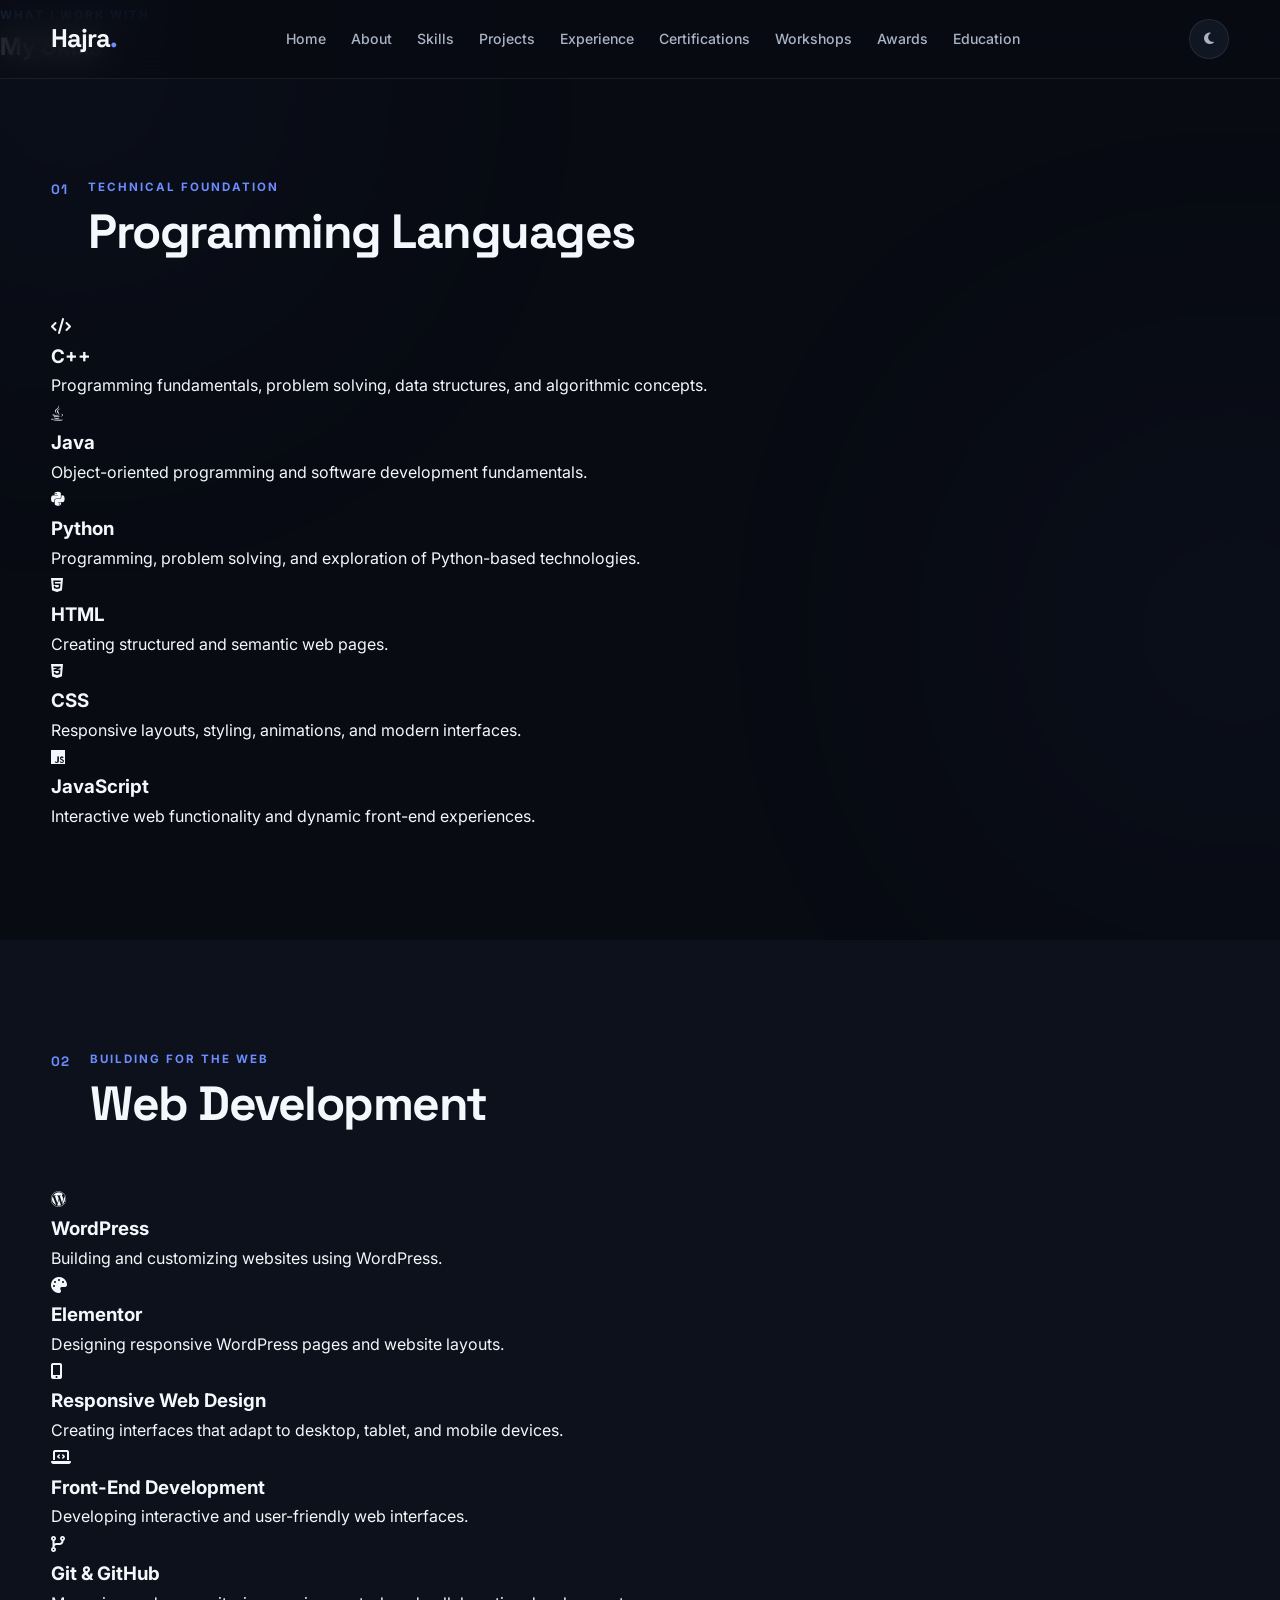
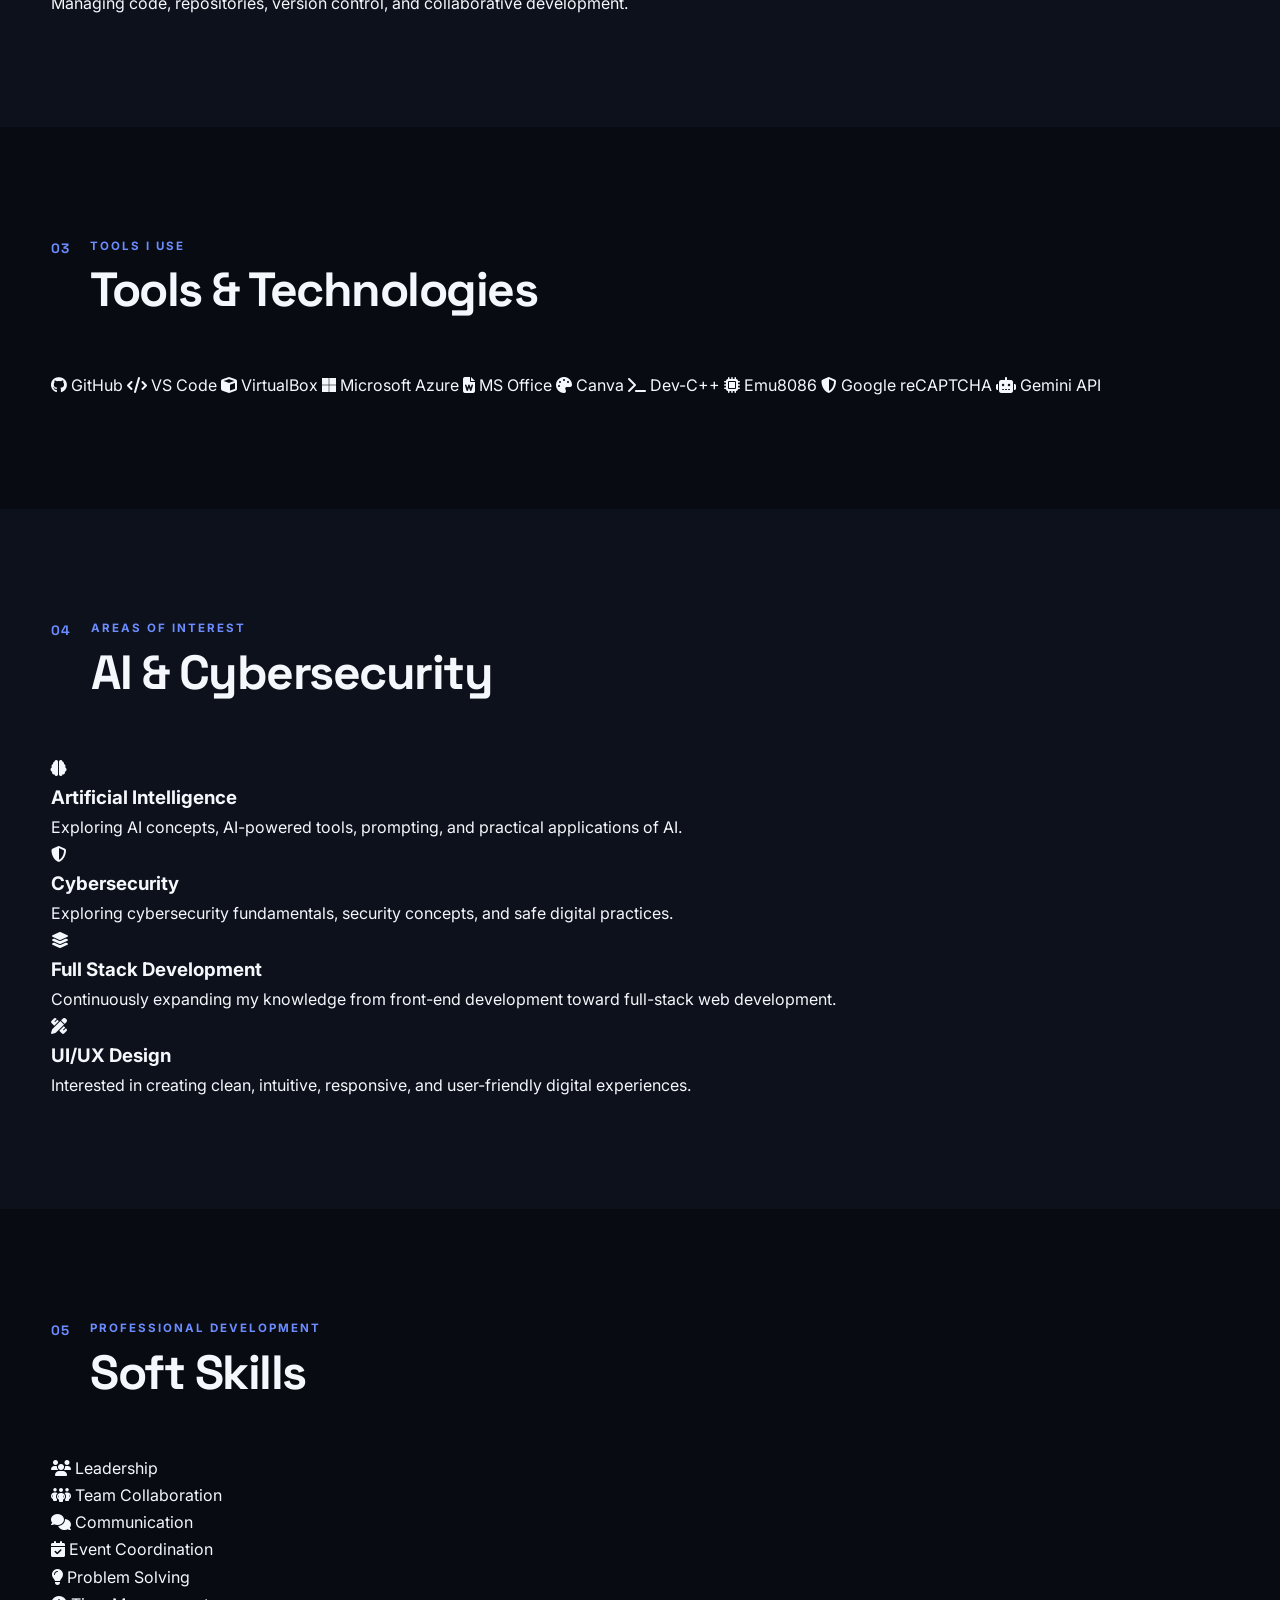
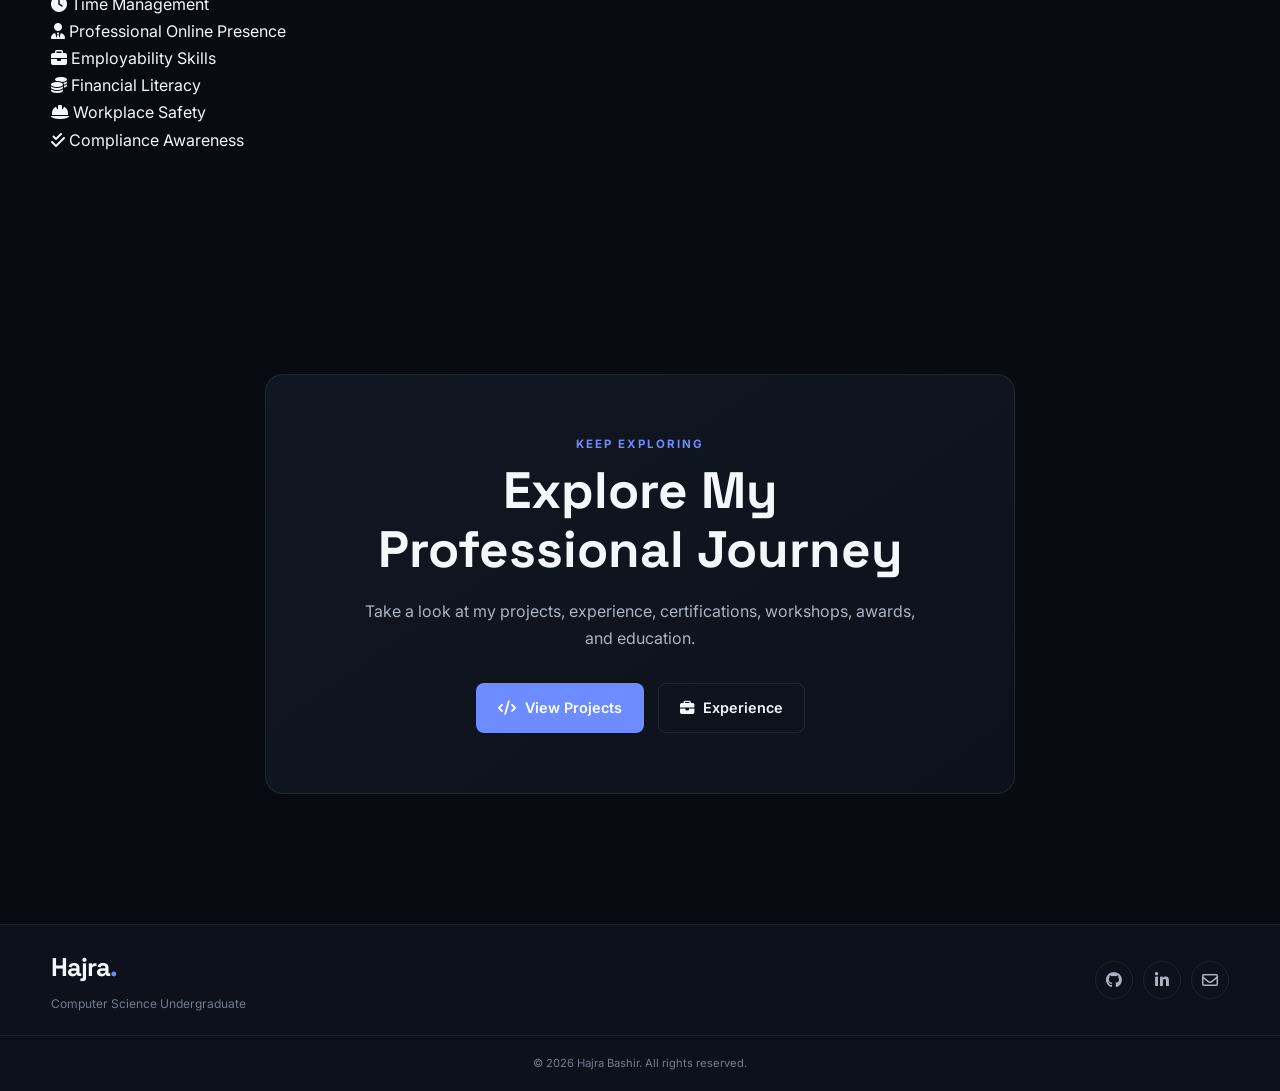
<file: pages/skills.html>
<!DOCTYPE html>
<html lang="en">

<head>

    <meta charset="UTF-8">

    <meta name="viewport" content="width=device-width, initial-scale=1.0">

    <meta
        name="description"
        content="Hajra Bashir — Technical and Professional Skills"
    >

    <meta name="author" content="Hajra Bashir">

    <title>Skills | Hajra Bashir</title>


    <!-- Google Fonts -->

    <link rel="preconnect" href="https://fonts.googleapis.com">

    <link
        rel="preconnect"
        href="https://fonts.gstatic.com"
        crossorigin
    >

    <link
        href="https://fonts.googleapis.com/css2?family=Inter:wght@400;500;600;700&family=Space+Grotesk:wght@400;500;600;700&display=swap"
        rel="stylesheet"
    >


    <!-- Font Awesome -->

    <link
        rel="stylesheet"
        href="https://cdnjs.cloudflare.com/ajax/libs/font-awesome/6.5.2/css/all.min.css"
    >


    <!-- Main CSS -->

    <link rel="stylesheet" href="../style.css">

</head>


<body>

    <!-- Background Effects -->

    <div class="background-glow glow-one"></div>
    <div class="background-glow glow-two"></div>


    <!-- ================= NAVIGATION ================= -->

    <nav class="navbar">

        <div class="nav-container">

            <a href="../index.html" class="logo">
                Hajra<span>.</span>
            </a>


            <div class="nav-links">

                <a href="../index.html">
                    Home
                </a>

                <a href="../index.html#about">
                    About
                </a>

                <a href="skills.html" class="active">
                    Skills
                </a>

                <a href="projects.html">
                    Projects
                </a>

                <a href="experience.html">
                    Experience
                </a>

                <a href="certifications.html">
                    Certifications
                </a>

                <a href="workshops.html">
                    Workshops
                </a>

                <a href="awards.html">
                    Awards
                </a>

                <a href="education.html">
                    Education
                </a>

            </div>


            <div class="nav-actions">

                <button
                    class="theme-toggle"
                    aria-label="Toggle dark and light mode"
                    title="Toggle theme"
                >
                    <i class="fa-solid fa-moon"></i>
                </button>


                <button
                    class="menu-toggle"
                    aria-label="Open navigation menu"
                    title="Menu"
                >
                    <i class="fa-solid fa-bars"></i>
                </button>

            </div>

        </div>

    </nav>


    <!-- ================= MAIN CONTENT ================= -->

    <main>


        <!-- ================= PAGE HERO ================= -->

        <section class="page-hero">

            <div class="page-hero-content">

                <span class="section-label">
                    WHAT I WORK WITH
                </span>

                <h1>
                    My <span>Skills</span>
                </h1>


            </div>

        </section>


        <!-- ================= PROGRAMMING ================= -->

        <section class="section">

            <div class="section-container">


                <div class="section-heading">

                    <span class="section-number">
                        01
                    </span>

                    <div>

                        <div class="section-label">
                            TECHNICAL FOUNDATION
                        </div>

                        <h2>
                            Programming Languages
                        </h2>

                    </div>

                </div>


                <div class="skills-detail-grid">


                    <div class="skill-detail-card">

                        <div class="skill-detail-icon">
                            <i class="fa-solid fa-code"></i>
                        </div>

                        <h3>C++</h3>

                        <p>
                            Programming fundamentals,
                            problem solving, data structures,
                            and algorithmic concepts.
                        </p>

                    </div>


                    <div class="skill-detail-card">

                        <div class="skill-detail-icon">
                            <i class="fa-brands fa-java"></i>
                        </div>

                        <h3>Java</h3>

                        <p>
                            Object-oriented programming
                            and software development
                            fundamentals.
                        </p>

                    </div>


                    <div class="skill-detail-card">

                        <div class="skill-detail-icon">
                            <i class="fa-brands fa-python"></i>
                        </div>

                        <h3>Python</h3>

                        <p>
                            Programming, problem solving,
                            and exploration of
                            Python-based technologies.
                        </p>

                    </div>


                    <div class="skill-detail-card">

                        <div class="skill-detail-icon">
                            <i class="fa-brands fa-html5"></i>
                        </div>

                        <h3>HTML</h3>

                        <p>
                            Creating structured and
                            semantic web pages.
                        </p>

                    </div>


                    <div class="skill-detail-card">

                        <div class="skill-detail-icon">
                            <i class="fa-brands fa-css3-alt"></i>
                        </div>

                        <h3>CSS</h3>

                        <p>
                            Responsive layouts,
                            styling, animations,
                            and modern interfaces.
                        </p>

                    </div>


                    <div class="skill-detail-card">

                        <div class="skill-detail-icon">
                            <i class="fa-brands fa-js"></i>
                        </div>

                        <h3>JavaScript</h3>

                        <p>
                            Interactive web functionality
                            and dynamic front-end
                            experiences.
                        </p>

                    </div>

                </div>

            </div>

        </section>


        <!-- ================= WEB DEVELOPMENT ================= -->

        <section class="section skills-preview">

            <div class="section-container">


                <div class="section-heading">

                    <span class="section-number">
                        02
                    </span>

                    <div>

                        <div class="section-label">
                            BUILDING FOR THE WEB
                        </div>

                        <h2>
                            Web Development
                        </h2>

                    </div>

                </div>


                <div class="skills-detail-grid">


                    <div class="skill-detail-card">

                        <div class="skill-detail-icon">
                            <i class="fa-brands fa-wordpress"></i>
                        </div>

                        <h3>WordPress</h3>

                        <p>
                            Building and customizing
                            websites using WordPress.
                        </p>

                    </div>


                    <div class="skill-detail-card">

                        <div class="skill-detail-icon">
                            <i class="fa-solid fa-palette"></i>
                        </div>

                        <h3>Elementor</h3>

                        <p>
                            Designing responsive
                            WordPress pages and
                            website layouts.
                        </p>

                    </div>


                    <div class="skill-detail-card">

                        <div class="skill-detail-icon">
                            <i class="fa-solid fa-mobile-screen-button"></i>
                        </div>

                        <h3>Responsive Web Design</h3>

                        <p>
                            Creating interfaces that
                            adapt to desktop, tablet,
                            and mobile devices.
                        </p>

                    </div>


                    <div class="skill-detail-card">

                        <div class="skill-detail-icon">
                            <i class="fa-solid fa-laptop-code"></i>
                        </div>

                        <h3>Front-End Development</h3>

                        <p>
                            Developing interactive and
                            user-friendly web interfaces.
                        </p>

                    </div>


                    <div class="skill-detail-card">

                        <div class="skill-detail-icon">
                            <i class="fa-solid fa-code-branch"></i>
                        </div>

                        <h3>Git & GitHub</h3>

                        <p>
                            Managing code, repositories,
                            version control, and
                            collaborative development.
                        </p>

                    </div>

                </div>

            </div>

        </section>


        <!-- ================= TOOLS ================= -->

        <section class="section">

            <div class="section-container">


                <div class="section-heading">

                    <span class="section-number">
                        03
                    </span>

                    <div>

                        <div class="section-label">
                            TOOLS I USE
                        </div>

                        <h2>
                            Tools & Technologies
                        </h2>

                    </div>

                </div>


                <div class="skills-tags-container">


                    <span class="skill-tag">
                        <i class="fa-brands fa-github"></i>
                        GitHub
                    </span>


                    <span class="skill-tag">
                        <i class="fa-solid fa-code"></i>
                        VS Code
                    </span>


                    <span class="skill-tag">
                        <i class="fa-solid fa-cube"></i>
                        VirtualBox
                    </span>


                    <span class="skill-tag">
                        <i class="fa-brands fa-microsoft"></i>
                        Microsoft Azure
                    </span>


                    <span class="skill-tag">
                        <i class="fa-solid fa-file-word"></i>
                        MS Office
                    </span>


                    <span class="skill-tag">
                        <i class="fa-solid fa-palette"></i>
                        Canva
                    </span>


                    <span class="skill-tag">
                        <i class="fa-solid fa-terminal"></i>
                        Dev-C++
                    </span>


                    <span class="skill-tag">
                        <i class="fa-solid fa-microchip"></i>
                        Emu8086
                    </span>


                    <span class="skill-tag">
                        <i class="fa-solid fa-shield-halved"></i>
                        Google reCAPTCHA
                    </span>


                    <span class="skill-tag">
                        <i class="fa-solid fa-robot"></i>
                        Gemini API
                    </span>

                </div>

            </div>

        </section>


        <!-- ================= AI & CYBERSECURITY ================= -->

        <section class="section skills-preview">

            <div class="section-container">


                <div class="section-heading">

                    <span class="section-number">
                        04
                    </span>

                    <div>

                        <div class="section-label">
                            AREAS OF INTEREST
                        </div>

                        <h2>
                            AI & Cybersecurity
                        </h2>

                    </div>

                </div>


                <div class="interest-grid">


                    <div class="interest-card">

                        <div class="interest-icon">
                            <i class="fa-solid fa-brain"></i>
                        </div>

                        <h3>
                            Artificial Intelligence
                        </h3>

                        <p>
                            Exploring AI concepts,
                            AI-powered tools,
                            prompting, and practical
                            applications of AI.
                        </p>

                    </div>


                    <div class="interest-card">

                        <div class="interest-icon">
                            <i class="fa-solid fa-shield-halved"></i>
                        </div>

                        <h3>
                            Cybersecurity
                        </h3>

                        <p>
                            Exploring cybersecurity
                            fundamentals, security
                            concepts, and safe digital
                            practices.
                        </p>

                    </div>


                    <div class="interest-card">

                        <div class="interest-icon">
                            <i class="fa-solid fa-layer-group"></i>
                        </div>

                        <h3>
                            Full Stack Development
                        </h3>

                        <p>
                            Continuously expanding my
                            knowledge from front-end
                            development toward full-stack
                            web development.
                        </p>

                    </div>


                    <div class="interest-card">

                        <div class="interest-icon">
                            <i class="fa-solid fa-pen-ruler"></i>
                        </div>

                        <h3>
                            UI/UX Design
                        </h3>

                        <p>
                            Interested in creating clean,
                            intuitive, responsive, and
                            user-friendly digital
                            experiences.
                        </p>

                    </div>

                </div>

            </div>

        </section>


        <!-- ================= SOFT SKILLS ================= -->

        <section class="section">

            <div class="section-container">


                <div class="section-heading">

                    <span class="section-number">
                        05
                    </span>

                    <div>

                        <div class="section-label">
                            PROFESSIONAL DEVELOPMENT
                        </div>

                        <h2>
                            Soft Skills
                        </h2>

                    </div>

                </div>


                <div class="soft-skills-grid">


                    <div class="soft-skill">
                        <i class="fa-solid fa-users"></i>
                        <span>Leadership</span>
                    </div>


                    <div class="soft-skill">
                        <i class="fa-solid fa-people-group"></i>
                        <span>Team Collaboration</span>
                    </div>


                    <div class="soft-skill">
                        <i class="fa-solid fa-comments"></i>
                        <span>Communication</span>
                    </div>


                    <div class="soft-skill">
                        <i class="fa-solid fa-calendar-check"></i>
                        <span>Event Coordination</span>
                    </div>


                    <div class="soft-skill">
                        <i class="fa-solid fa-lightbulb"></i>
                        <span>Problem Solving</span>
                    </div>


                    <div class="soft-skill">
                        <i class="fa-solid fa-clock"></i>
                        <span>Time Management</span>
                    </div>


                    <div class="soft-skill">
                        <i class="fa-solid fa-user-tie"></i>
                        <span>Professional Online Presence</span>
                    </div>


                    <div class="soft-skill">
                        <i class="fa-solid fa-briefcase"></i>
                        <span>Employability Skills</span>
                    </div>


                    <div class="soft-skill">
                        <i class="fa-solid fa-coins"></i>
                        <span>Financial Literacy</span>
                    </div>


                    <div class="soft-skill">
                        <i class="fa-solid fa-helmet-safety"></i>
                        <span>Workplace Safety</span>
                    </div>


                    <div class="soft-skill">
                        <i class="fa-solid fa-check-double"></i>
                        <span>Compliance Awareness</span>
                    </div>

                </div>

            </div>

        </section>


        <!-- ================= NEXT SECTION ================= -->

        <section class="section contact-section">

            <div class="section-container">

                <div class="contact-content">

                    <div class="section-label">
                        KEEP EXPLORING
                    </div>

                    <h2>
                        Explore My<br>
                        Professional Journey
                    </h2>

                    <p>
                        Take a look at my projects,
                        experience, certifications,
                        workshops, awards, and education.
                    </p>


                    <div class="contact-buttons">

                        <a
                            href="projects.html"
                            class="btn btn-primary"
                        >
                            <i class="fa-solid fa-code"></i>
                            View Projects
                        </a>


                        <a
                            href="experience.html"
                            class="btn btn-secondary"
                        >
                            <i class="fa-solid fa-briefcase"></i>
                            Experience
                        </a>

                    </div>

                </div>

            </div>

        </section>

    </main>


    <!-- ================= FOOTER ================= -->

    <footer>

        <div class="footer-container">


            <div class="footer-brand">

                <a
                    href="../index.html"
                    class="logo"
                >
                    Hajra<span>.</span>
                </a>

                <p>
                    Computer Science Undergraduate
                </p>

            </div>


            <div class="footer-socials">

                <a
                    href="https://github.com/hajra-code"
                    target="_blank"
                    rel="noopener noreferrer"
                    aria-label="GitHub"
                >
                    <i class="fa-brands fa-github"></i>
                </a>


                <a
                    href="https://www.linkedin.com/in/hajra-bashir/"
                    target="_blank"
                    rel="noopener noreferrer"
                    aria-label="LinkedIn"
                >
                    <i class="fa-brands fa-linkedin-in"></i>
                </a>


                <a
                    href="mailto:hajrabashir00@gmail.com"
                    aria-label="Email"
                >
                    <i class="fa-regular fa-envelope"></i>
                </a>

            </div>

        </div>


        <div class="footer-bottom">

            <p>
                © <span class="current-year">2026</span>
                Hajra Bashir. All rights reserved.
            </p>

        </div>

    </footer>


    <!-- ================= BACK TO TOP ================= -->

    <button
        class="back-to-top"
        aria-label="Back to top"
        title="Back to top"
    >

        <i class="fa-solid fa-arrow-up"></i>

    </button>


    <!-- JavaScript -->

    <script src="../script.js"></script>

</body>

</html>
</file>
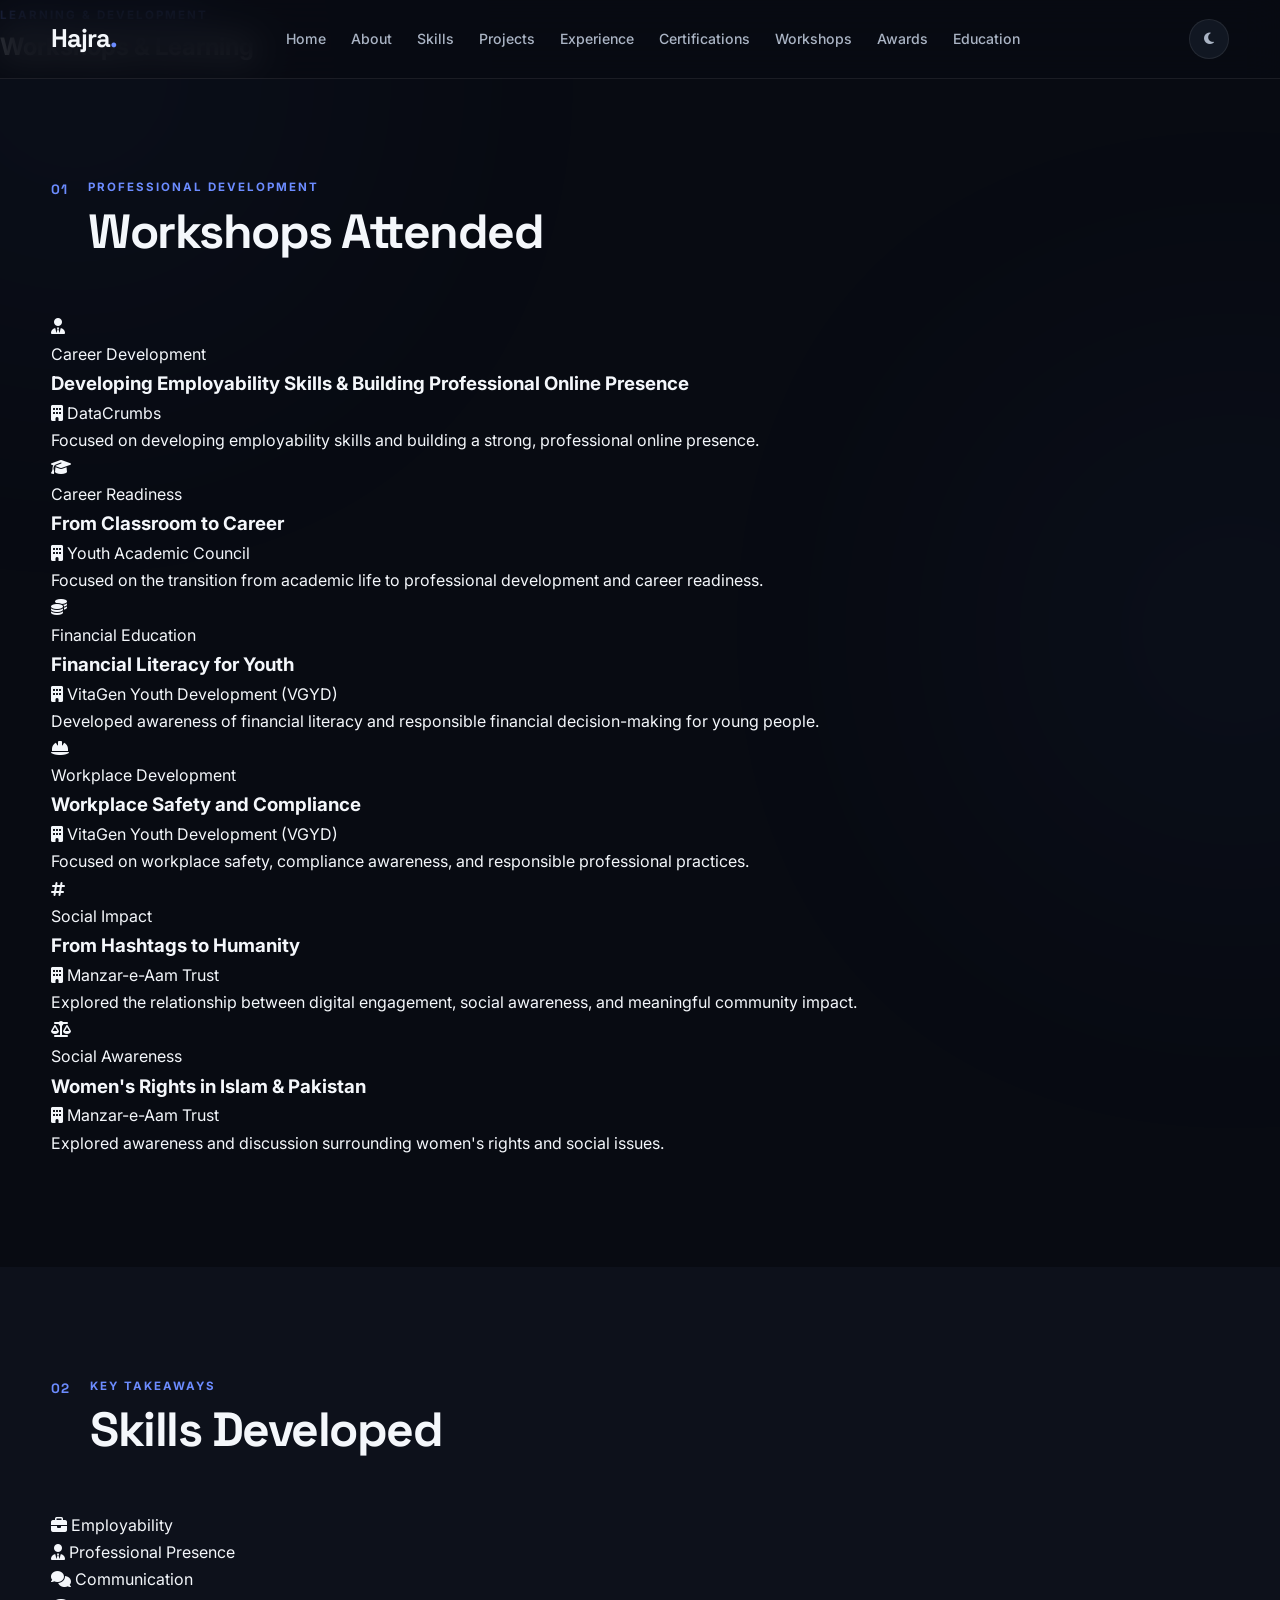
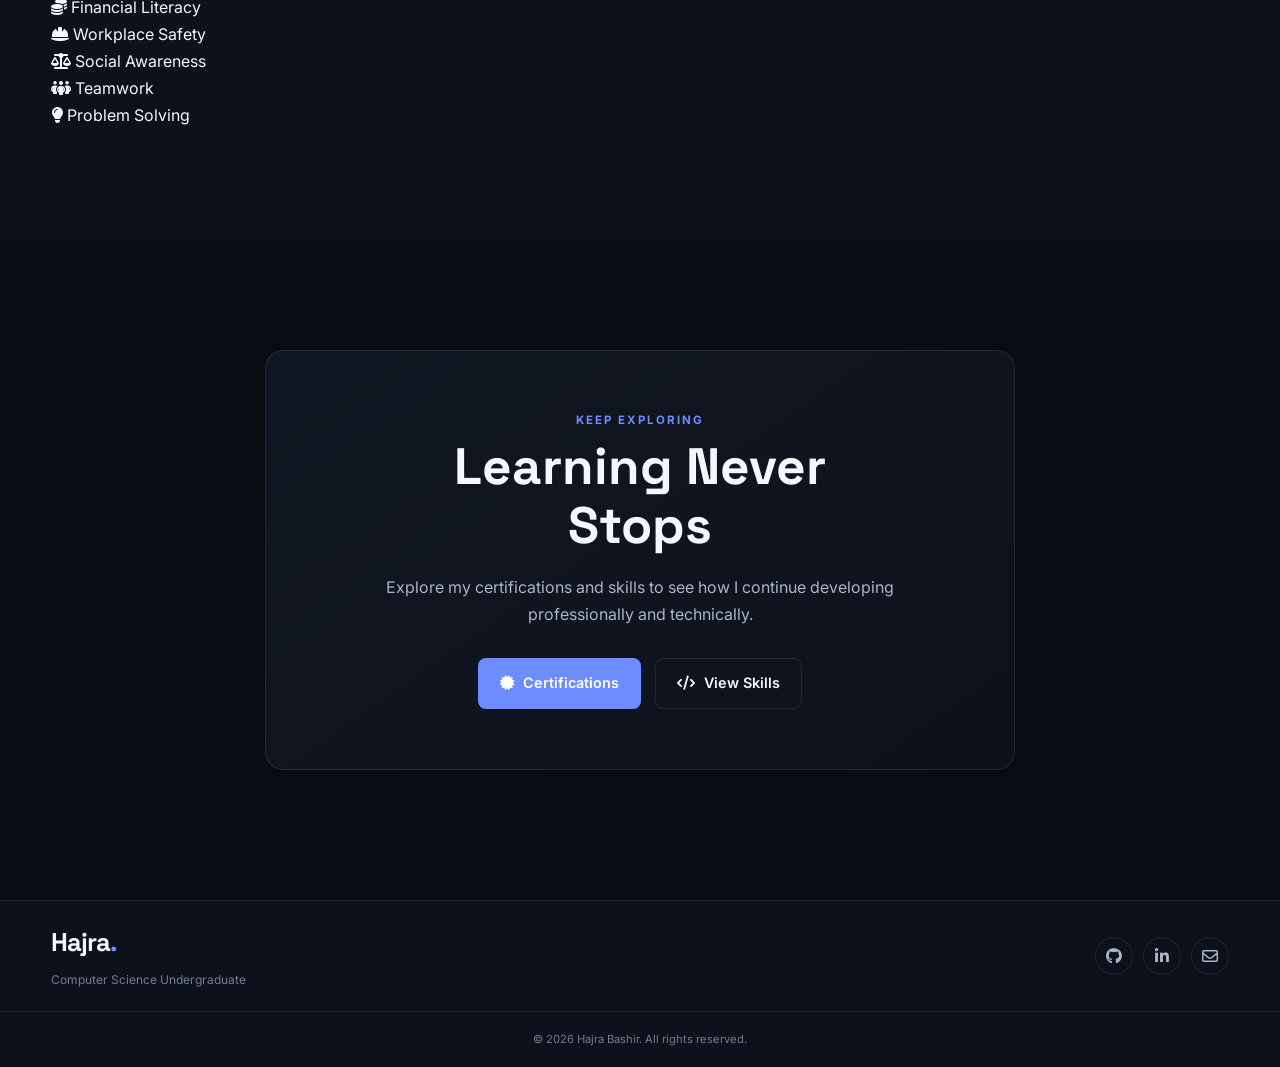
<file: pages/workshops.html>
<!-- pages/workshops.html -->

<!DOCTYPE html>
<html lang="en">

<head>

    <meta charset="UTF-8">

    <meta name="viewport" content="width=device-width, initial-scale=1.0">

    <meta
        name="description"
        content="Hajra Bashir — Workshops and Professional Learning"
    >

    <meta name="author" content="Hajra Bashir">

    <title>Workshops | Hajra Bashir</title>


    <!-- Google Fonts -->

    <link rel="preconnect" href="https://fonts.googleapis.com">

    <link
        rel="preconnect"
        href="https://fonts.gstatic.com"
        crossorigin
    >

    <link
        href="https://fonts.googleapis.com/css2?family=Inter:wght@400;500;600;700&family=Space+Grotesk:wght@400;500;600;700&display=swap"
        rel="stylesheet"
    >


    <!-- Font Awesome -->

    <link
        rel="stylesheet"
        href="https://cdnjs.cloudflare.com/ajax/libs/font-awesome/6.5.2/css/all.min.css"
    >


    <!-- Main CSS -->

    <link rel="stylesheet" href="../style.css">

</head>


<body>

    <!-- ================= BACKGROUND ================= -->

    <div class="background-glow glow-one"></div>
    <div class="background-glow glow-two"></div>


    <!-- ================= NAVIGATION ================= -->

    <nav class="navbar">

        <div class="nav-container">

            <a href="../index.html" class="logo">
                Hajra<span>.</span>
            </a>


            <div class="nav-links">

                <a href="../index.html">
                    Home
                </a>

                <a href="../index.html#about">
                    About
                </a>

                <a href="skills.html">
                    Skills
                </a>

                <a href="projects.html">
                    Projects
                </a>

                <a href="experience.html">
                    Experience
                </a>

                <a href="certifications.html">
                    Certifications
                </a>

                <a href="workshops.html" class="active">
                    Workshops
                </a>

                <a href="awards.html">
                    Awards
                </a>

                <a href="education.html">
                    Education
                </a>

            </div>


            <div class="nav-actions">

                <button
                    class="theme-toggle"
                    aria-label="Toggle dark and light mode"
                    title="Toggle theme"
                >
                    <i class="fa-solid fa-moon"></i>
                </button>


                <button
                    class="menu-toggle"
                    aria-label="Open navigation menu"
                    title="Menu"
                >
                    <i class="fa-solid fa-bars"></i>
                </button>

            </div>

        </div>

    </nav>


    <!-- ================= MAIN ================= -->

    <main>


        <!-- ================= PAGE HERO ================= -->

        <section class="page-hero">

            <div class="page-hero-content">

                <span class="section-label">
                    LEARNING & DEVELOPMENT
                </span>

                <h1>
                    Workshops & <span>Learning</span>
                </h1>

                

            </div>

        </section>


        <!-- ================= WORKSHOPS ================= -->

        <section class="section">

            <div class="section-container">


                <div class="section-heading">

                    <span class="section-number">
                        01
                    </span>

                    <div>

                        <div class="section-label">
                            PROFESSIONAL DEVELOPMENT
                        </div>

                        <h2>
                            Workshops Attended
                        </h2>

                    </div>

                </div>


                <div class="workshops-grid">


                    <!-- Employability -->

                    <article class="workshop-card">

                        <div class="workshop-icon">
                            <i class="fa-solid fa-user-tie"></i>
                        </div>


                        <div class="workshop-content">

                            <span class="workshop-category">
                                Career Development
                            </span>

                            <h3>
                                Developing Employability Skills
                                & Building Professional Online Presence
                            </h3>

                            <p class="workshop-provider">
                                <i class="fa-solid fa-building"></i>
                                DataCrumbs
                            </p>

                            <p>
                                Focused on developing employability
                                skills and building a strong,
                                professional online presence.
                            </p>

                        </div>

                    </article>


                    <!-- Classroom to Career -->

                    <article class="workshop-card">

                        <div class="workshop-icon">
                            <i class="fa-solid fa-graduation-cap"></i>
                        </div>


                        <div class="workshop-content">

                            <span class="workshop-category">
                                Career Readiness
                            </span>

                            <h3>
                                From Classroom to Career
                            </h3>

                            <p class="workshop-provider">
                                <i class="fa-solid fa-building"></i>
                                Youth Academic Council
                            </p>

                            <p>
                                Focused on the transition from
                                academic life to professional
                                development and career readiness.
                            </p>

                        </div>

                    </article>


                    <!-- Financial Literacy -->

                    <article class="workshop-card">

                        <div class="workshop-icon">
                            <i class="fa-solid fa-coins"></i>
                        </div>


                        <div class="workshop-content">

                            <span class="workshop-category">
                                Financial Education
                            </span>

                            <h3>
                                Financial Literacy for Youth
                            </h3>

                            <p class="workshop-provider">
                                <i class="fa-solid fa-building"></i>
                                VitaGen Youth Development (VGYD)
                            </p>

                            <p>
                                Developed awareness of financial
                                literacy and responsible financial
                                decision-making for young people.
                            </p>

                        </div>

                    </article>


                    <!-- Workplace Safety -->

                    <article class="workshop-card">

                        <div class="workshop-icon">
                            <i class="fa-solid fa-helmet-safety"></i>
                        </div>


                        <div class="workshop-content">

                            <span class="workshop-category">
                                Workplace Development
                            </span>

                            <h3>
                                Workplace Safety and Compliance
                            </h3>

                            <p class="workshop-provider">
                                <i class="fa-solid fa-building"></i>
                                VitaGen Youth Development (VGYD)
                            </p>

                            <p>
                                Focused on workplace safety,
                                compliance awareness, and
                                responsible professional practices.
                            </p>

                        </div>

                    </article>


                    <!-- Hashtags to Humanity -->

                    <article class="workshop-card">

                        <div class="workshop-icon">
                            <i class="fa-solid fa-hashtag"></i>
                        </div>


                        <div class="workshop-content">

                            <span class="workshop-category">
                                Social Impact
                            </span>

                            <h3>
                                From Hashtags to Humanity
                            </h3>

                            <p class="workshop-provider">
                                <i class="fa-solid fa-building"></i>
                                Manzar-e-Aam Trust
                            </p>

                            <p>
                                Explored the relationship between
                                digital engagement, social awareness,
                                and meaningful community impact.
                            </p>

                        </div>

                    </article>


                    <!-- Women's Rights -->

                    <article class="workshop-card">

                        <div class="workshop-icon">
                            <i class="fa-solid fa-scale-balanced"></i>
                        </div>


                        <div class="workshop-content">

                            <span class="workshop-category">
                                Social Awareness
                            </span>

                            <h3>
                                Women's Rights in Islam & Pakistan
                            </h3>

                            <p class="workshop-provider">
                                <i class="fa-solid fa-building"></i>
                                Manzar-e-Aam Trust
                            </p>

                            <p>
                                Explored awareness and discussion
                                surrounding women's rights and
                                social issues.
                            </p>

                        </div>

                    </article>

                </div>

            </div>

        </section>


        <!-- ================= SKILLS GAINED ================= -->

        <section class="section skills-preview">

            <div class="section-container">


                <div class="section-heading">

                    <span class="section-number">
                        02
                    </span>

                    <div>

                        <div class="section-label">
                            KEY TAKEAWAYS
                        </div>

                        <h2>
                            Skills Developed
                        </h2>

                    </div>

                </div>


                <div class="soft-skills-grid">


                    <div class="soft-skill">
                        <i class="fa-solid fa-briefcase"></i>
                        <span>Employability</span>
                    </div>


                    <div class="soft-skill">
                        <i class="fa-solid fa-user-tie"></i>
                        <span>Professional Presence</span>
                    </div>


                    <div class="soft-skill">
                        <i class="fa-solid fa-comments"></i>
                        <span>Communication</span>
                    </div>


                    <div class="soft-skill">
                        <i class="fa-solid fa-coins"></i>
                        <span>Financial Literacy</span>
                    </div>


                    <div class="soft-skill">
                        <i class="fa-solid fa-helmet-safety"></i>
                        <span>Workplace Safety</span>
                    </div>


                    <div class="soft-skill">
                        <i class="fa-solid fa-scale-balanced"></i>
                        <span>Social Awareness</span>
                    </div>


                    <div class="soft-skill">
                        <i class="fa-solid fa-people-group"></i>
                        <span>Teamwork</span>
                    </div>


                    <div class="soft-skill">
                        <i class="fa-solid fa-lightbulb"></i>
                        <span>Problem Solving</span>
                    </div>

                </div>

            </div>

        </section>


        <!-- ================= CTA ================= -->

        <section class="section contact-section">

            <div class="section-container">

                <div class="contact-content">

                    <div class="section-label">
                        KEEP EXPLORING
                    </div>

                    <h2>
                        Learning Never<br>
                        Stops
                    </h2>

                    <p>
                        Explore my certifications and skills
                        to see how I continue developing
                        professionally and technically.
                    </p>


                    <div class="contact-buttons">

                        <a
                            href="certifications.html"
                            class="btn btn-primary"
                        >

                            <i class="fa-solid fa-certificate"></i>

                            Certifications

                        </a>


                        <a
                            href="skills.html"
                            class="btn btn-secondary"
                        >

                            <i class="fa-solid fa-code"></i>

                            View Skills

                        </a>

                    </div>

                </div>

            </div>

        </section>

    </main>


    <!-- ================= FOOTER ================= -->

    <footer>

        <div class="footer-container">


            <div class="footer-brand">

                <a
                    href="../index.html"
                    class="logo"
                >
                    Hajra<span>.</span>
                </a>

                <p>
                    Computer Science Undergraduate
                </p>

            </div>


            <div class="footer-socials">

                <a
                    href="https://github.com/hajra-code"
                    target="_blank"
                    rel="noopener noreferrer"
                    aria-label="GitHub"
                >
                    <i class="fa-brands fa-github"></i>
                </a>


                <a
                    href="https://www.linkedin.com/in/hajra-bashir/"
                    target="_blank"
                    rel="noopener noreferrer"
                    aria-label="LinkedIn"
                >
                    <i class="fa-brands fa-linkedin-in"></i>
                </a>


                <a
                    href="mailto:hajrabashir00@gmail.com"
                    aria-label="Email"
                >
                    <i class="fa-regular fa-envelope"></i>
                </a>

            </div>

        </div>


        <div class="footer-bottom">

            <p>
                © <span class="current-year">2026</span>
                Hajra Bashir. All rights reserved.
            </p>

        </div>

    </footer>


    <!-- ================= BACK TO TOP ================= -->

    <button
        class="back-to-top"
        aria-label="Back to top"
        title="Back to top"
    >
        <i class="fa-solid fa-arrow-up"></i>
    </button>


    <!-- JavaScript -->

    <script src="../script.js"></script>

</body>

</html>
</file>
<file: style.css>
/* ==========================================
   Hajra Bashir — Professional Portfolio
   Main Stylesheet
   ========================================== */


/* ==========================================
   ROOT VARIABLES
   ========================================== */

:root {

    --bg-primary: #080b12;
    --bg-secondary: #0d111b;
    --bg-card: #111722;
    --bg-card-hover: #151d2b;

    --text-primary: #f4f7fb;
    --text-secondary: #aab4c4;
    --text-muted: #727d8e;

    --accent: #6c8cff;
    --accent-light: #8da5ff;
    --accent-dark: #4f6fe8;

    --border: rgba(255, 255, 255, 0.08);
    --border-hover: rgba(108, 140, 255, 0.45);

    --shadow: 0 20px 50px rgba(0, 0, 0, 0.25);

    --font-main: "Inter", sans-serif;
    --font-heading: "Space Grotesk", sans-serif;

    --transition: 0.3s ease;
}


/* ==========================================
   LIGHT THEME
   ========================================== */

[data-theme="light"] {

    --bg-primary: #f5f7fb;
    --bg-secondary: #ffffff;
    --bg-card: #ffffff;
    --bg-card-hover: #f8faff;

    --text-primary: #101522;
    --text-secondary: #526071;
    --text-muted: #778397;

    --accent: #526fe5;
    --accent-light: #6c84ee;
    --accent-dark: #4059c8;

    --border: rgba(16, 21, 34, 0.09);
    --border-hover: rgba(82, 111, 229, 0.35);

    --shadow: 0 20px 50px rgba(33, 46, 75, 0.1);
}


/* ==========================================
   RESET
   ========================================== */

* {
    margin: 0;
    padding: 0;
    box-sizing: border-box;
}

html {
    scroll-behavior: smooth;
}

body {
    font-family: var(--font-main);
    background: var(--bg-primary);
    color: var(--text-primary);
    line-height: 1.7;
    overflow-x: hidden;

    transition:
        background var(--transition),
        color var(--transition);
}

body,
button,
a {
    transition:
        background var(--transition),
        color var(--transition),
        border-color var(--transition),
        transform var(--transition);
}

a {
    color: inherit;
    text-decoration: none;
}

button {
    font-family: inherit;
}

img {
    max-width: 100%;
    display: block;
}


/* ==========================================
   SELECTION
   ========================================== */

::selection {
    background: var(--accent);
    color: #ffffff;
}


/* ==========================================
   SCROLLBAR
   ========================================== */

::-webkit-scrollbar {
    width: 8px;
}

::-webkit-scrollbar-track {
    background: var(--bg-primary);
}

::-webkit-scrollbar-thumb {
    background: var(--accent);
    border-radius: 20px;
}

::-webkit-scrollbar-thumb:hover {
    background: var(--accent-light);
}


/* ==========================================
   BACKGROUND GLOW
   ========================================== */

.background-glow {
    position: fixed;
    width: 450px;
    height: 450px;

    border-radius: 50%;

    background: var(--accent);

    filter: blur(180px);

    opacity: 0.07;

    pointer-events: none;

    z-index: -1;
}

.glow-one {
    top: -150px;
    left: -150px;
}

.glow-two {
    right: -180px;
    bottom: 5%;
}


/* ==========================================
   CONTAINERS
   ========================================== */

.nav-container,
.hero-container,
.section-container,
.footer-container {
    width: min(1180px, 92%);
    margin: 0 auto;
}


/* ==========================================
   NAVIGATION
   ========================================== */

.navbar {
    position: fixed;
    top: 0;
    left: 0;

    width: 100%;

    z-index: 1000;

    background: rgba(8, 11, 18, 0.78);

    border-bottom: 1px solid var(--border);

    backdrop-filter: blur(18px);
    -webkit-backdrop-filter: blur(18px);
}

[data-theme="light"] .navbar {
    background: rgba(245, 247, 251, 0.82);
}

.nav-container {
    min-height: 78px;

    display: flex;
    align-items: center;
    justify-content: space-between;

    gap: 30px;
}


/* Logo */

.logo {
    font-family: var(--font-heading);

    font-size: 1.6rem;
    font-weight: 700;

    letter-spacing: -1px;

    white-space: nowrap;
}

.logo span {
    color: var(--accent);
}


/* Navigation Links */

.nav-links {
    display: flex;
    align-items: center;

    gap: 25px;
}

.nav-links a {
    position: relative;

    color: var(--text-secondary);

    font-size: 0.88rem;
    font-weight: 500;

    padding: 8px 0;
}

.nav-links a::after {
    content: "";

    position: absolute;

    left: 0;
    bottom: 0;

    width: 0;
    height: 2px;

    background: var(--accent);

    transition: width var(--transition);
}

.nav-links a:hover,
.nav-links a.active {
    color: var(--text-primary);
}

.nav-links a:hover::after,
.nav-links a.active::after {
    width: 100%;
}


/* Navigation Actions */

.nav-actions {
    display: flex;
    align-items: center;
    gap: 12px;
}


/* Theme Toggle */

.theme-toggle,
.menu-toggle {
    width: 40px;
    height: 40px;

    display: flex;
    align-items: center;
    justify-content: center;

    border: 1px solid var(--border);

    border-radius: 50%;

    background: var(--bg-card);

    color: var(--text-secondary);

    cursor: pointer;
}

.theme-toggle:hover,
.menu-toggle:hover {
    color: var(--accent);
    border-color: var(--border-hover);

    transform: translateY(-2px);
}

.menu-toggle {
    display: none;
}


/* ==========================================
   HERO
   ========================================== */

.hero {
    min-height: 100vh;

    position: relative;

    display: flex;
    align-items: center;

    padding: 130px 0 80px;
}

.hero-container {
    display: grid;

    grid-template-columns: 1.15fr 0.85fr;

    align-items: center;

    gap: 80px;
}


/* Hero Content */

.hero-intro {
    color: var(--accent);

    font-size: 1rem;
    font-weight: 600;

    letter-spacing: 2px;

    text-transform: uppercase;

    margin-bottom: 12px;
}

.hero h1 {
    font-family: var(--font-heading);

    font-size: clamp(3.5rem, 7vw, 6.5rem);

    line-height: 0.98;

    letter-spacing: -4px;

    margin-bottom: 25px;
}

.hero h1 span {
    color: var(--accent);
}

.typing-text {
    min-height: 38px;

    font-family: var(--font-heading);

    font-size: clamp(1.3rem, 2.5vw, 1.8rem);

    font-weight: 500;

    color: var(--text-secondary);

    margin-bottom: 22px;
}

.hero-description {
    max-width: 650px;

    color: var(--text-secondary);

    font-size: 1rem;

    line-height: 1.9;

    margin-bottom: 32px;
}


/* Hero Buttons */

.hero-buttons,
.contact-buttons {
    display: flex;
    flex-wrap: wrap;

    gap: 14px;
}

.btn {
    display: inline-flex;

    align-items: center;
    justify-content: center;

    gap: 9px;

    padding: 12px 21px;

    border-radius: 8px;

    font-size: 0.9rem;
    font-weight: 600;

    border: 1px solid transparent;

    cursor: pointer;
}

.btn-primary {
    background: var(--accent);
    color: #ffffff;
}

.btn-primary:hover {
    background: var(--accent-dark);

    transform: translateY(-3px);

    box-shadow: 0 10px 25px rgba(108, 140, 255, 0.22);
}

.btn-secondary {
    background: transparent;

    border-color: var(--border);

    color: var(--text-primary);
}

.btn-secondary:hover {
    border-color: var(--border-hover);

    color: var(--accent);

    transform: translateY(-3px);
}


/* Social Links */

.social-links {
    display: flex;

    gap: 12px;

    margin-top: 30px;
}

.social-links a {
    width: 42px;
    height: 42px;

    display: flex;
    align-items: center;
    justify-content: center;

    border: 1px solid var(--border);

    border-radius: 50%;

    background: var(--bg-card);

    color: var(--text-secondary);

    font-size: 1rem;
}

.social-links a:hover {
    color: var(--accent);

    border-color: var(--border-hover);

    transform: translateY(-4px);
}


/* ==========================================
   HERO VISUAL
   ========================================== */

.hero-visual {
    display: flex;

    justify-content: center;
    align-items: center;
}

.profile-card {
    width: 360px;
    height: 430px;

    position: relative;

    display: flex;
    align-items: center;
    justify-content: center;

    border: 1px solid var(--border);

    border-radius: 30px;

    background:
        linear-gradient(
            145deg,
            var(--bg-card),
            var(--bg-secondary)
        );

    box-shadow: var(--shadow);
}

.profile-glow {
    position: absolute;

    width: 230px;
    height: 230px;

    border-radius: 50%;

    background: var(--accent);

    filter: blur(70px);

    opacity: 0.16;
}

.profile-placeholder {
    width: 210px;
    height: 210px;

    position: relative;
    z-index: 2;

    display: flex;
    align-items: center;
    justify-content: center;

    border-radius: 50%;

    border: 1px solid var(--border-hover);

    background: var(--bg-primary);

    box-shadow:
        0 0 50px rgba(108, 140, 255, 0.15);

    overflow: hidden;
}

.profile-placeholder img {
    width: 100%;
    height: 100%;

    object-fit: cover;

    border-radius: 50%;
}


/* Floating Cards */

.floating-card {
    position: absolute;

    display: flex;
    align-items: center;

    gap: 9px;

    padding: 10px 14px;

    border: 1px solid var(--border);

    border-radius: 10px;

    background: rgba(17, 23, 34, 0.85);

    backdrop-filter: blur(12px);

    color: var(--text-secondary);

    font-size: 0.75rem;
    font-weight: 500;

    box-shadow: var(--shadow);

    animation: floating 4s ease-in-out infinite;
}

[data-theme="light"] .floating-card {
    background: rgba(255, 255, 255, 0.9);
}

.floating-card i {
    color: var(--accent);
}

.card-one {
    top: 55px;
    left: -45px;
}

.card-two {
    right: -45px;
    top: 180px;

    animation-delay: 0.8s;
}

.card-three {
    bottom: 55px;
    left: -25px;

    animation-delay: 1.6s;
}

@keyframes floating {

    0%,
    100% {
        transform: translateY(0);
    }

    50% {
        transform: translateY(-10px);
    }
}


/* Scroll Indicator */

.scroll-indicator {
    position: absolute;

    bottom: 35px;
    left: 50%;

    transform: translateX(-50%);

    display: flex;
    flex-direction: column;

    align-items: center;

    gap: 6px;

    color: var(--text-muted);

    font-size: 0.7rem;

    letter-spacing: 1px;

    text-transform: uppercase;
}

.scroll-indicator i {
    color: var(--accent);

    animation: scrollArrow 1.8s infinite;
}

@keyframes scrollArrow {

    0%,
    100% {
        transform: translateY(0);
    }

    50% {
        transform: translateY(6px);
    }
}


/* ==========================================
   GENERAL SECTIONS
   ========================================== */

.section {
    padding: 110px 0;
}

.section-heading {
    display: flex;
    align-items: flex-start;

    gap: 20px;

    margin-bottom: 55px;
}

.section-number {
    color: var(--accent);

    font-family: var(--font-heading);

    font-size: 0.85rem;
    font-weight: 700;

    letter-spacing: 1px;
}

.section-label {
    color: var(--accent);

    font-size: 0.72rem;
    font-weight: 700;

    letter-spacing: 2px;

    margin-bottom: 8px;
}

.section-heading h2 {
    font-family: var(--font-heading);

    font-size: clamp(2rem, 4vw, 3rem);

    line-height: 1.1;

    letter-spacing: -1.5px;
}

.section-button {
    margin-top: 35px;
}

.text-link {
    display: inline-flex;

    align-items: center;

    gap: 10px;

    color: var(--accent);

    font-size: 0.9rem;
    font-weight: 600;
}

.text-link i {
    transition: transform var(--transition);
}

.text-link:hover i {
    transform: translateX(5px);
}


/* ==========================================
   ABOUT
   ========================================== */

.about-grid {
    display: grid;

    grid-template-columns: 1.3fr 0.7fr;

    gap: 80px;

    align-items: center;
}

.about-text p {
    color: var(--text-secondary);

    margin-bottom: 18px;
}

.about-highlights {
    display: flex;

    flex-wrap: wrap;

    gap: 18px;

    margin-top: 30px;
}

.highlight {
    display: flex;

    align-items: center;

    gap: 12px;

    padding: 14px;

    border: 1px solid var(--border);

    border-radius: 10px;

    background: var(--bg-card);
}

.highlight i {
    color: var(--accent);

    font-size: 1.2rem;
}

.highlight div {
    display: flex;
    flex-direction: column;
}

.highlight strong {
    font-size: 0.85rem;
}

.highlight span {
    color: var(--text-muted);

    font-size: 0.72rem;
}


/* LinkedIn */

.linkedin-container {
    padding: 25px;

    min-height: 180px;

    display: flex;
    flex-direction: column;

    justify-content: center;

    border: 1px solid var(--border);

    border-radius: 14px;

    background: var(--bg-card);
}

.linkedin-title {
    color: var(--text-muted);

    font-size: 0.7rem;
    font-weight: 700;

    letter-spacing: 1.5px;

    margin-bottom: 15px;
}


/* ==========================================
   SKILLS PREVIEW
   ========================================== */

.skills-preview {
    background: var(--bg-secondary);
}

.skills-preview-grid {
    display: grid;

    grid-template-columns: repeat(4, 1fr);

    gap: 18px;
}

.skill-preview-card {
    padding: 25px;

    border: 1px solid var(--border);

    border-radius: 12px;

    background: var(--bg-card);

    transition:
        transform var(--transition),
        border-color var(--transition);
}

.skill-preview-card:hover {
    transform: translateY(-6px);

    border-color: var(--border-hover);
}

.skill-preview-card i {
    color: var(--accent);

    font-size: 1.4rem;

    margin-bottom: 18px;
}

.skill-preview-card h3 {
    font-family: var(--font-heading);

    font-size: 1rem;

    margin-bottom: 8px;
}

.skill-preview-card p {
    color: var(--text-muted);

    font-size: 0.8rem;
}


/* ==========================================
   PROJECTS
   ========================================== */

.project-preview-grid {
    display: grid;

    grid-template-columns: repeat(2, 1fr);

    gap: 20px;
}

.project-card {
    padding: 28px;

    display: flex;
    flex-direction: column;

    min-height: 270px;

    border: 1px solid var(--border);

    border-radius: 14px;

    background: var(--bg-card);

    transition:
        transform var(--transition),
        border-color var(--transition),
        box-shadow var(--transition);
}

.project-card:hover {
    transform: translateY(-7px);

    border-color: var(--border-hover);

    box-shadow: var(--shadow);
}

.project-icon {
    width: 45px;
    height: 45px;

    display: flex;
    align-items: center;
    justify-content: center;

    margin-bottom: 25px;

    border-radius: 10px;

    background: rgba(108, 140, 255, 0.1);

    color: var(--accent);
}

.project-category {
    color: var(--accent);

    font-size: 0.68rem;
    font-weight: 600;

    letter-spacing: 1px;

    text-transform: uppercase;
}

.project-content h3 {
    font-family: var(--font-heading);

    font-size: 1.25rem;

    margin: 8px 0;
}

.project-content p {
    color: var(--text-secondary);

    font-size: 0.85rem;
}

.project-link {
    display: inline-flex;

    align-items: center;

    gap: 8px;

    margin-top: auto;
    padding-top: 22px;

    color: var(--accent);

    font-size: 0.8rem;
    font-weight: 600;
}

.project-link i {
    transition: transform var(--transition);
}

.project-link:hover i {
    transform: translateX(5px);
}


/* ==========================================
   EXPERIENCE
   ========================================== */

.experience-preview {
    background: var(--bg-secondary);
}

.timeline-preview {
    max-width: 850px;

    position: relative;

    margin-left: 15px;
}

.timeline-preview::before {
    content: "";

    position: absolute;

    left: 5px;
    top: 5px;
    bottom: 5px;

    width: 1px;

    background: var(--border);
}

.timeline-item {
    position: relative;

    padding-left: 40px;

    margin-bottom: 35px;
}

.timeline-item:last-child {
    margin-bottom: 0;
}

.timeline-dot {
    position: absolute;

    left: 0;
    top: 6px;

    width: 11px;
    height: 11px;

    border-radius: 50%;

    background: var(--accent);

    box-shadow: 0 0 0 5px rgba(108, 140, 255, 0.08);
}

.timeline-date {
    color: var(--accent);

    font-size: 0.72rem;
    font-weight: 600;

    letter-spacing: 0.5px;
}

.timeline-content h3 {
    font-family: var(--font-heading);

    font-size: 1.1rem;

    margin: 5px 0;
}

.timeline-content p {
    color: var(--text-muted);

    font-size: 0.85rem;
}


/* ==========================================
   ACHIEVEMENTS
   ========================================== */

.achievement-grid {
    display: grid;

    grid-template-columns: repeat(4, 1fr);

    gap: 18px;
}

.achievement-card {
    padding: 25px;

    border: 1px solid var(--border);

    border-radius: 12px;

    background: var(--bg-card);

    transition:
        transform var(--transition),
        border-color var(--transition);
}

.achievement-card:hover {
    transform: translateY(-6px);

    border-color: var(--border-hover);
}

.achievement-card > i {
    color: var(--accent);

    font-size: 1.4rem;

    margin-bottom: 20px;
}

.achievement-card h3 {
    font-family: var(--font-heading);

    font-size: 1rem;

    margin-bottom: 8px;
}

.achievement-card p {
    color: var(--text-muted);

    font-size: 0.78rem;

    margin-bottom: 20px;
}

.achievement-card a {
    color: var(--accent);

    font-size: 0.75rem;
    font-weight: 600;
}

.achievement-card a i {
    margin-left: 5px;
}


/* ==========================================
   CONTACT
   ========================================== */

.contact-section {
    padding-bottom: 130px;
}

.contact-content {
    max-width: 750px;

    padding: 60px;

    text-align: center;

    margin: 0 auto;

    border: 1px solid var(--border);

    border-radius: 18px;

    background:
        linear-gradient(
            145deg,
            var(--bg-card),
            var(--bg-secondary)
        );
}

.contact-content h2 {
    font-family: var(--font-heading);

    font-size: clamp(2rem, 4vw, 3.2rem);

    line-height: 1.15;

    margin-bottom: 18px;
}

.contact-content > p:not(.section-label) {
    color: var(--text-secondary);

    max-width: 550px;

    margin: 0 auto 30px;
}

.contact-buttons {
    justify-content: center;
}


/* ==========================================
   FOOTER
   ========================================== */

footer {
    border-top: 1px solid var(--border);

    background: var(--bg-secondary);
}

.footer-container {
    min-height: 110px;

    display: flex;

    align-items: center;

    justify-content: space-between;

    gap: 30px;
}

.footer-brand p {
    color: var(--text-muted);

    font-size: 0.75rem;

    margin-top: 5px;
}

.footer-socials {
    display: flex;

    gap: 10px;
}

.footer-socials a {
    width: 38px;
    height: 38px;

    display: flex;
    align-items: center;
    justify-content: center;

    border: 1px solid var(--border);

    border-radius: 50%;

    color: var(--text-secondary);
}

.footer-socials a:hover {
    color: var(--accent);

    border-color: var(--border-hover);

    transform: translateY(-3px);
}

.footer-bottom {
    border-top: 1px solid var(--border);

    text-align: center;

    padding: 18px;

    color: var(--text-muted);

    font-size: 0.7rem;
}


/* ==========================================
   BACK TO TOP
   ========================================== */

.back-to-top {
    position: fixed;

    right: 25px;
    bottom: 25px;

    width: 45px;
    height: 45px;

    display: flex;
    align-items: center;
    justify-content: center;

    border: 1px solid var(--border);

    border-radius: 50%;

    background: var(--accent);

    color: #ffffff;

    cursor: pointer;

    opacity: 0;
    visibility: hidden;

    transform: translateY(15px);

    z-index: 999;

    box-shadow: 0 8px 25px rgba(108, 140, 255, 0.2);
}

.back-to-top.visible {
    opacity: 1;
    visibility: visible;

    transform: translateY(0);
}

.back-to-top:hover {
    background: var(--accent-dark);

    transform: translateY(-3px);
}


/* ==========================================
   RESPONSIVE — TABLET
   ========================================== */

@media (max-width: 1050px) {

    .nav-links {
        gap: 16px;
    }

    .nav-links a {
        font-size: 0.8rem;
    }

    .hero-container {
        gap: 40px;
    }

    .skills-preview-grid,
    .achievement-grid {
        grid-template-columns: repeat(2, 1fr);
    }

}


/* ==========================================
   RESPONSIVE — MOBILE
   ========================================== */

@media (max-width: 800px) {

    .nav-container {
        min-height: 70px;
    }

    .menu-toggle {
        display: flex;
    }

    .nav-links {

        position: absolute;

        top: 70px;
        left: 0;

        width: 100%;

        display: none;
        flex-direction: column;

        align-items: stretch;

        gap: 0;

        padding: 15px 5%;

        background: var(--bg-secondary);

        border-bottom: 1px solid var(--border);

        box-shadow: var(--shadow);
    }

    .nav-links.open {
        display: flex;
    }

    .nav-links a {
        padding: 13px 5px;
    }

    .nav-links a::after {
        display: none;
    }

    .hero {
        padding-top: 120px;
    }

    .hero-container {
        grid-template-columns: 1fr;

        text-align: center;
    }

    .hero-content {
        order: 1;
    }

    .hero-visual {
        order: 2;
    }

    .hero-description {
        margin-left: auto;
        margin-right: auto;
    }

    .hero-buttons,
    .social-links {
        justify-content: center;
    }

    .profile-card {
        width: 310px;
        height: 360px;
    }

    .profile-placeholder {
        width: 170px;
        height: 170px;
    }

    .card-one {
        left: -10px;
    }

    .card-two {
        right: -10px;
    }

    .card-three {
        left: 0;
    }

    .scroll-indicator {
        display: none;
    }

    .about-grid {
        grid-template-columns: 1fr;

        gap: 40px;
    }

    .project-preview-grid {
        grid-template-columns: 1fr;
    }

    .achievement-grid {
        grid-template-columns: repeat(2, 1fr);
    }

    .footer-container {
        flex-direction: column;

        justify-content: center;

        text-align: center;

        padding: 30px 0;
    }

}


/* ==========================================
   RESPONSIVE — SMALL MOBILE
   ========================================== */

@media (max-width: 520px) {

    .hero h1 {
        font-size: 3.3rem;

        letter-spacing: -2.5px;
    }

    .typing-text {
        font-size: 1.15rem;
    }

    .hero-description {
        font-size: 0.88rem;
    }

    .section {
        padding: 80px 0;
    }

    .section-heading {
        margin-bottom: 35px;
    }

    .skills-preview-grid,
    .achievement-grid {
        grid-template-columns: 1fr;
    }

    .contact-content {
        padding: 35px 20px;
    }

    .profile-card {
        width: 275px;
        height: 330px;
    }

    .profile-placeholder {
        width: 150px;
        height: 150px;
    }

    .floating-card {
        font-size: 0.65rem;

        padding: 8px 10px;
    }

    .card-one {
        left: -5px;
        top: 35px;
    }

    .card-two {
        right: -5px;
        top: 145px;
    }

    .card-three {
        left: 0;
        bottom: 35px;
    }

}
</file>
